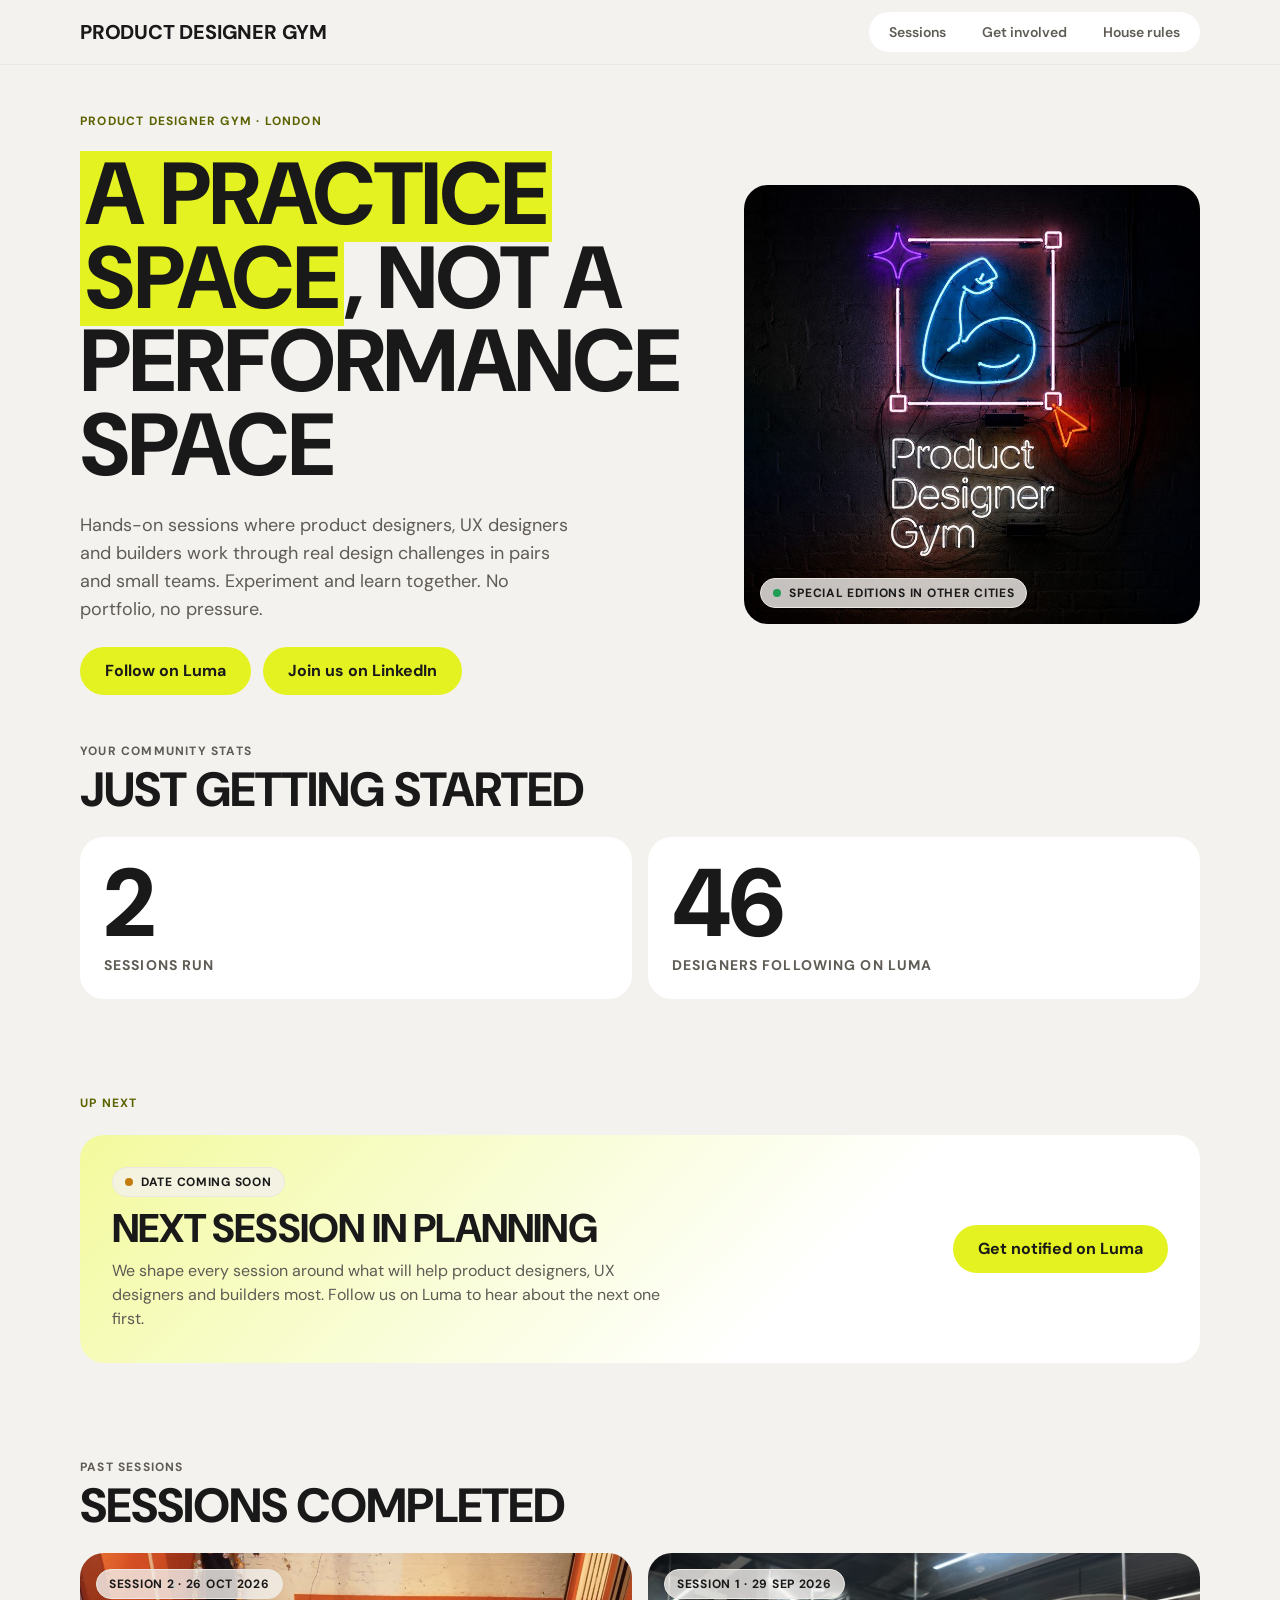
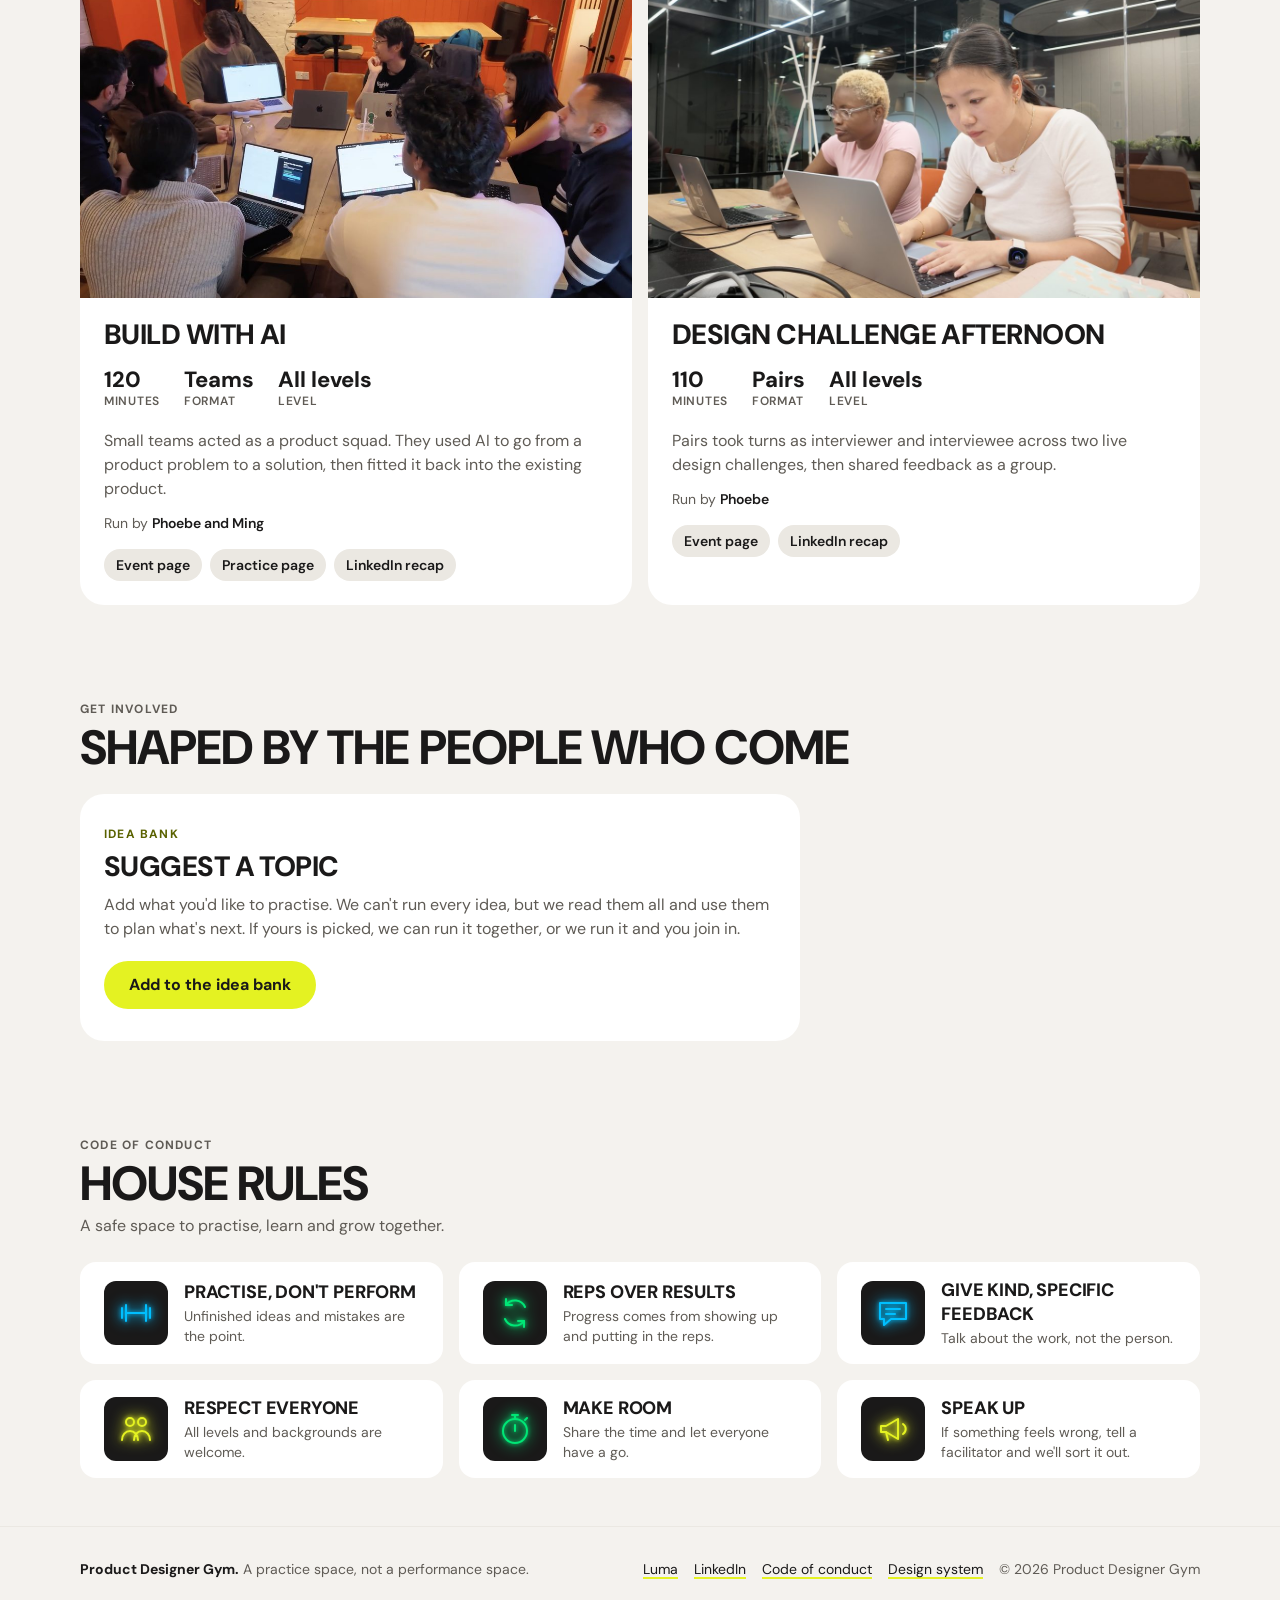
<file: community-homepage/index.html>
<!doctype html>
<html lang="en">
<head>
<meta charset="utf-8">
<meta name="viewport" content="width=device-width, initial-scale=1, viewport-fit=cover">
<title>Product Designer Gym</title>
<link rel="icon" type="image/png" sizes="32x32" href="images/favicon-32.png">
<link rel="apple-touch-icon" href="images/apple-touch-icon.png">
<meta name="description" content="A practice space, not a performance space. Hands-on sessions in London where product designers, UX designers and builders work through real design challenges together.">
<meta property="og:title" content="Product Designer Gym">
<meta property="og:description" content="A practice space, not a performance space, to experiment and learn together.">
<meta property="og:image" content="images/logo.jpg">
<link rel="preconnect" href="https://fonts.googleapis.com">
<link rel="stylesheet" href="https://fonts.googleapis.com/css2?family=DM+Sans:opsz,wght@9..40,400..800&display=swap">
<style>
/* Layout: light take on the fitness-app layout, Ramp-style palette: warm off-white, near-black ink, lime accent. Bold uppercase display, workout cards, activity rings, neon icons. */
:root {
  --primary: #E4F222;
  --primary-hover: #D3E10F;
  --ink: #1A1919;
  --accent-ink: #5A6200;
  --neon-bg: #1A1919;
  --neon-cyan: #00BFFF;
  --background: #F4F2EE;
  --on-primary: #1A1919;
  --surface: #FFFFFF;
  --surface-2: #EBE8E2;
  --text: #1A1919;
  --text-muted: #5F5B55;
  --border: #D9D5CE;
  --success: #1F9D55;
  --neon-green: #00E676;
  --warning: #C27C0E;
  --neon-yellow: #FFD166;
  --space-1: 4px; --space-2: 8px; --space-3: 12px; --space-4: 16px; --space-5: 24px; --space-6: 32px; --space-7: 48px;
  --radius-1: 4px; --radius-2: 8px; --radius-3: 12px; --radius-4: 16px; --radius-5: 24px; --radius-full: 9999px;
  --border-width: 1px; --focus-ring-width: 2px;
  --font-sans: "DM Sans", "Helvetica Neue", Arial, sans-serif;
  --text-h3: 600 24px/32px var(--font-sans);
  --text-h4: 600 20px/28px var(--font-sans);
  --text-body: 400 16px/24px var(--font-sans);
  --text-caption: 400 14px/20px var(--font-sans);
  --text-small: 400 12px/16px var(--font-sans);
  color-scheme: light;
}
* { box-sizing: border-box; }
html { scroll-behavior: smooth; }
@media (prefers-reduced-motion: reduce) { html { scroll-behavior: auto; } * { animation: none !important; transition: none !important; } }
body { margin: 0; background: var(--background); color: var(--text); font: var(--text-body); }
body::before { content: ""; position: fixed; inset: 0 0 auto; height: env(safe-area-inset-top, 0px); z-index: 10; background: var(--background); }
a { color: var(--ink); text-decoration: underline; text-decoration-color: var(--primary); text-decoration-thickness: 2px; text-underline-offset: 3px; }
a:hover { color: var(--accent-ink); }
a:focus-visible, .btn:focus-visible { outline: var(--focus-ring-width) solid var(--ink); outline-offset: 2px; border-radius: var(--radius-2); }
h1, h2, h3, p { margin: 0; }
.brand, .tabs a, .links a { text-decoration: none; }

.gutter { padding-left: max(var(--space-5), env(safe-area-inset-left, 0px)); padding-right: max(var(--space-5), env(safe-area-inset-right, 0px)); }
.inner { max-width: 1120px; margin: 0 auto; }

/* Display type: heavy, uppercase, tight, like a workout title */
.display { font-family: var(--font-sans); font-weight: 800; text-transform: uppercase; letter-spacing: -0.02em; line-height: 0.95; text-wrap: balance; }
.label { font: var(--text-small); font-weight: 700; letter-spacing: 0.1em; text-transform: uppercase; color: var(--text-muted); }
.label--accent { color: var(--accent-ink); }

/* Nav */
.nav { position: sticky; top: env(safe-area-inset-top, 0px); z-index: 5; background: color-mix(in srgb, var(--background) 92%, transparent); backdrop-filter: blur(10px); border-bottom: var(--border-width) solid var(--surface-2); }
.nav .inner { display: flex; align-items: center; justify-content: space-between; gap: var(--space-4); padding-block: var(--space-3); flex-wrap: wrap; }
.brand { font: var(--text-h4); font-weight: 800; color: var(--text); text-transform: uppercase; letter-spacing: -0.01em; }
.brand:hover { color: var(--text); text-decoration: none; }
.tabs { display: flex; gap: var(--space-1); background: var(--surface); padding: var(--space-1); border-radius: var(--radius-full); }
.tabs a { color: var(--text-muted); font: var(--text-caption); font-weight: 600; padding: 6px var(--space-4); border-radius: var(--radius-full); }
.tabs a:hover { color: var(--text); background: var(--surface-2); text-decoration: none; }
@media (max-width: 560px) { .tabs .hide-sm { display: none; } .tabs a { padding: 6px var(--space-3); } }

/* Buttons */
.btn { display: inline-flex; align-items: center; justify-content: center; gap: var(--space-2); min-height: 48px; padding: 0 var(--space-5); border: var(--border-width) solid transparent; border-radius: var(--radius-full); font: var(--text-body); font-weight: 700; cursor: pointer; text-decoration: none; transition: background-color .12s, border-color .12s, color .12s; white-space: nowrap; }
.btn:hover { text-decoration: none; }
.btn--primary { background: var(--primary); color: var(--on-primary); }
.btn--primary:hover { background: var(--primary-hover); color: var(--on-primary); }
.btn--secondary { background: var(--surface); color: var(--text); border-color: var(--border); }
.btn--secondary:hover { color: var(--accent-ink); }
.btn[aria-disabled="true"] { background: var(--surface); color: var(--text-muted); border-color: var(--border); cursor: not-allowed; }
.btn-row { display: flex; gap: var(--space-3); flex-wrap: wrap; }

/* Hero */
.hero { display: grid; grid-template-columns: minmax(0, 1.15fr) minmax(0, 0.85fr); gap: var(--space-7); align-items: center; padding-block: var(--space-7); }
.hero-copy { display: flex; flex-direction: column; gap: var(--space-5); min-width: 0; }
.hero h1 { font-size: clamp(44px, 7.5vw, 88px); }
.hero h1 em { font-style: normal; color: var(--ink); background: linear-gradient(transparent 12%, var(--primary) 12%, var(--primary) 92%, transparent 92%); -webkit-box-decoration-break: clone; box-decoration-break: clone; padding: 0 0.06em; }
.hero .lede { color: var(--text-muted); max-width: 500px; font-size: 18px; line-height: 28px; }
.hero-art { position: relative; justify-self: end; width: 100%; max-width: 460px; }
.hero-art img { width: 100%; height: auto; display: block; border-radius: var(--radius-5); }
.hero-art .chip { position: absolute; left: var(--space-4); bottom: var(--space-4); }
@media (max-width: 820px) { .hero { grid-template-columns: 1fr; gap: var(--space-6); } .hero-art { justify-self: start; max-width: 380px; } }

.chip { display: inline-flex; align-items: center; gap: var(--space-2); padding: 6px var(--space-3); border-radius: var(--radius-full); background: color-mix(in srgb, var(--background) 80%, transparent); border: var(--border-width) solid var(--surface-2); font: var(--text-small); font-weight: 700; letter-spacing: 0.06em; text-transform: uppercase; color: var(--text); width: fit-content; }
.chip .dot { width: 8px; height: 8px; border-radius: 50%; background: var(--success); }

/* Sections */
section { padding-block: var(--space-7); }
.section-head { display: flex; flex-direction: column; gap: var(--space-2); margin-bottom: var(--space-5); }
.section-head h2 { font-size: clamp(32px, 5vw, 48px); }

/* Stats with activity rings */
.stats { display: grid; grid-template-columns: repeat(auto-fit, minmax(260px, 1fr)); gap: var(--space-4); }
.stat { display: flex; align-items: center; gap: var(--space-5); background: var(--surface); border-radius: var(--radius-5); padding: var(--space-5); min-width: 0; }
.ring { width: 96px; height: 96px; flex: none; }
.ring circle { fill: none; stroke-width: 12; }
.ring .track { stroke: var(--surface-2); }
.ring .fill { stroke-linecap: round; transform: rotate(-90deg); transform-origin: 50% 50%; }
.stat b { display: block; font-weight: 800; font-size: clamp(64px, 9vw, 96px); line-height: 0.9; letter-spacing: -0.04em; font-variant-numeric: tabular-nums; }
.stat .unit { font: var(--text-caption); font-weight: 700; text-transform: uppercase; letter-spacing: 0.08em; color: var(--text-muted); margin-top: var(--space-2); display: block; }

/* Up next */
.upnext { display: grid; grid-template-columns: minmax(0, 1fr) auto; gap: var(--space-5); align-items: center; background: linear-gradient(135deg, color-mix(in srgb, var(--primary) 45%, var(--surface)) 0%, var(--surface) 65%); border-radius: var(--radius-5); padding: var(--space-6); }
.upnext h3 { font-size: clamp(28px, 4vw, 40px); }
.upnext p { color: var(--text-muted); max-width: 560px; }
.upnext .body { display: flex; flex-direction: column; gap: var(--space-3); min-width: 0; }
@media (max-width: 700px) { .upnext { grid-template-columns: 1fr; padding: var(--space-5); } }

/* Workout cards (past sessions) */
.workouts { display: grid; grid-template-columns: repeat(auto-fit, minmax(300px, 1fr)); gap: var(--space-4); }
@media (max-width: 400px) { .workouts { grid-template-columns: 1fr; } }
.workout { background: var(--surface); border-radius: var(--radius-5); overflow: hidden; display: flex; flex-direction: column; min-width: 0; }
.photo { position: relative; aspect-ratio: 16 / 10; max-width: 100%; background: var(--surface-2); }
.photo img { width: 100%; height: 100%; object-fit: cover; display: block; }
.photo--empty { display: grid; place-items: center; background:
  repeating-linear-gradient(135deg, var(--surface-2) 0 14px, color-mix(in srgb, var(--surface-2) 70%, var(--background)) 14px 28px); }
.photo--empty .ph { display: flex; flex-direction: column; align-items: center; gap: var(--space-2); color: var(--text-muted); font: var(--text-caption); font-weight: 600; text-align: center; padding: var(--space-4); }
.photo--empty svg { width: 32px; height: 32px; }
.photo .chip { position: absolute; left: var(--space-4); top: var(--space-4); }
.workout .content { display: flex; flex-direction: column; gap: var(--space-3); padding: var(--space-5); }
.workout h3 { font-size: 28px; }
.workout .desc { color: var(--text-muted); }
.metrics { display: flex; gap: var(--space-5); flex-wrap: wrap; padding-block: var(--space-2); }
.metric { display: flex; flex-direction: column; gap: 2px; }
.metric b { font-size: 22px; font-weight: 800; line-height: 1; }
.metric span { font: var(--text-small); font-weight: 600; color: var(--text-muted); text-transform: uppercase; letter-spacing: 0.06em; }
.coach { font: var(--text-caption); color: var(--text-muted); }
.coach strong { color: var(--text); font-weight: 600; }
.links { display: flex; flex-wrap: wrap; gap: var(--space-2); margin-top: var(--space-1); }
.links a { font: var(--text-caption); font-weight: 600; padding: 6px var(--space-3); border-radius: var(--radius-full); background: var(--surface-2); color: var(--text); }
.links a:hover { background: var(--primary); color: var(--ink); text-decoration: none; }

/* Get involved */
.involve { display: grid; grid-template-columns: repeat(auto-fit, minmax(300px, 1fr)); gap: var(--space-4); }
@media (max-width: 400px) { .involve { grid-template-columns: 1fr; } }
.tile { background: var(--surface); border-radius: var(--radius-5); padding: var(--space-6) var(--space-5); display: flex; flex-direction: column; gap: var(--space-3); min-width: 0; }
.tile h3 { font-size: 28px; }
.tile p { color: var(--text-muted); }
.tile .btn { margin-top: var(--space-2); align-self: flex-start; }

/* Code of conduct with neon icons */
.rules { list-style: none; margin: 0; padding: 0; display: grid; grid-template-columns: repeat(auto-fit, minmax(300px, 1fr)); gap: var(--space-4); }
@media (max-width: 400px) { .rules { grid-template-columns: 1fr; } }
.rules li { display: grid; grid-template-columns: 64px minmax(0, 1fr); gap: var(--space-4); align-items: center; background: var(--surface); border-radius: var(--radius-4); padding: var(--space-4) var(--space-5); }
.neon { width: 64px; height: 64px; border-radius: var(--radius-3); background: var(--neon-bg); display: grid; place-items: center; }
.neon svg { width: 40px; height: 40px; fill: none; stroke: var(--c); stroke-width: 2; stroke-linecap: round; stroke-linejoin: round;
  filter: drop-shadow(0 0 2px var(--c)) drop-shadow(0 0 7px var(--c)); }
.neon--blue { --c: var(--neon-cyan); }
.neon--green { --c: var(--neon-green); }
.neon--yellow { --c: var(--primary); }
.rules strong { display: block; font-size: 18px; line-height: 24px; font-weight: 800; text-transform: uppercase; letter-spacing: -0.01em; }
.rules p { font: var(--text-caption); color: var(--text-muted); margin-top: 2px; }

footer { border-top: var(--border-width) solid var(--surface-2); padding-block: var(--space-6); }
footer .inner { display: flex; flex-wrap: wrap; justify-content: space-between; gap: var(--space-4); font: var(--text-caption); color: var(--text-muted); }
footer nav { display: flex; flex-wrap: wrap; gap: var(--space-4); }
</style>
</head>
<body>
<header class="nav gutter">
  <div class="inner">
    <a class="brand" href="#top">Product Designer Gym</a>
    <nav class="tabs" aria-label="Main">
      <a href="#sessions">Sessions</a>
      <a href="#get-involved">Get involved</a>
      <a class="hide-sm" href="#code-of-conduct">House rules</a>
    </nav>
  </div>
</header>

<main id="top">
  <div class="gutter">
    <div class="inner hero">
      <div class="hero-copy">
        <span class="label label--accent">Product Designer Gym · London</span>
        <h1 class="display"><em>A practice space</em>, not a performance space</h1>
        <p class="lede">Hands-on sessions where product designers, UX designers and builders work through real design challenges in pairs and small teams. Experiment and learn together. No portfolio, no pressure.</p>
        <div class="btn-row">
          <a class="btn btn--primary" id="luma-hero" href="#" target="_blank" rel="noopener">Follow on Luma</a>
          <span class="btn btn--primary" id="linkedin-hero" href="#" target="_blank" rel="noopener">Linkedin </a>
        </div>
      </div>
      <div class="hero-art">
        <img src="images/logo.jpg" alt="Product Designer Gym neon sign: a flexed arm inside a design-tool selection frame, with a sparkle and a cursor" width="900" height="867">
        <span class="chip"><span class="dot" aria-hidden="true"></span>Special editions in other cities</span>
      </div>
    </div>
  </div>

  <section class="gutter" aria-labelledby="so-far" style="padding-top:0">
    <div class="inner">
      <div class="section-head">
        <span class="label">Your community stats</span>
        <h2 class="display" id="so-far">Just getting started</h2>
      </div>
      <div class="stats" id="stats"></div>
    </div>
  </section>

  <section id="sessions" class="gutter" aria-labelledby="up-next">
    <div class="inner">
      <div class="section-head">
        <span class="label label--accent">Up next</span>
      </div>
      <div class="upnext" id="upnext"></div>
    </div>
  </section>

  <section class="gutter" aria-labelledby="past">
    <div class="inner">
      <div class="section-head">
        <span class="label">Past sessions</span>
        <h2 class="display" id="past">Sessions completed</h2>
      </div>
      <div class="workouts" id="workouts"></div>
    </div>
  </section>

  <section id="get-involved" class="gutter" aria-labelledby="gi">
    <div class="inner">
      <div class="section-head">
        <span class="label">Get involved</span>
        <h2 class="display" id="gi">Shaped by the people who come</h2>
      </div>
      <article class="tile" style="max-width:720px">
        <span class="label label--accent">Idea bank</span>
        <h3 class="display">Suggest a topic</h3>
        <p>Add what you'd like to practise. We can't run every idea, but we read them all and use them to plan what's next. If yours is picked, we can run it together, or we run it and you join in.</p>
        <span class="btn btn--secondary" id="idea-btn" aria-disabled="true">Add to the idea bank · soon</span>
      </article>
    </div>
  </section>

  <section id="code-of-conduct" class="gutter" aria-labelledby="coc">
    <div class="inner">
      <div class="section-head">
        <span class="label">Code of conduct</span>
        <h2 class="display" id="coc">House rules</h2>
        <p class="lede" style="color:var(--text-muted)">A safe space to practise, learn and grow together.</p>
      </div>
      <ul class="rules">
        <li><span class="neon neon--blue" aria-hidden="true"><svg viewBox="0 0 40 40"><path d="M6 15v10M10 12v16M30 12v16M34 15v10M10 20h20"/></svg></span>
          <div><strong>Practise, don't perform</strong><p>Unfinished ideas and mistakes are the point.</p></div></li>
        <li><span class="neon neon--green" aria-hidden="true"><svg viewBox="0 0 40 40"><path d="M30 14a11 11 0 0 0-19-2M10 26a11 11 0 0 0 19 2"/><path d="M11 6v6h6M29 34v-6h-6"/></svg></span>
          <div><strong>Reps over results</strong><p> Progress comes from showing up and putting in the reps.</p></div></li>
        <li><span class="neon neon--blue" aria-hidden="true"><svg viewBox="0 0 40 40"><path d="M7 10h26v16H18l-7 6v-6H7z"/><path d="M13 16h14M13 21h9"/></svg></span>
          <div><strong>Give kind, specific feedback</strong><p>Talk about the work, not the person.</p></div></li>
        <li><span class="neon neon--yellow" aria-hidden="true"><svg viewBox="0 0 40 40"><circle cx="14" cy="13" r="4"/><circle cx="26" cy="13" r="4"/><path d="M6 31c0-5 3.5-9 8-9s8 4 8 9M18 31c0-5 3.5-9 8-9s8 4 8 9"/></svg></span>
          <div><strong>Respect everyone</strong><p>All levels and backgrounds are welcome.</p></div></li>
        <li><span class="neon neon--green" aria-hidden="true"><svg viewBox="0 0 40 40"><circle cx="20" cy="22" r="12"/><path d="M20 22v-6M17 6h6M20 6v4M30 11l2-2"/></svg></span>
          <div><strong>Make room</strong><p>Share the time and let everyone have a go.</p></div></li>
        <li><span class="neon neon--yellow" aria-hidden="true"><svg viewBox="0 0 40 40"><path d="M8 17v6h5l12 7V10l-12 7z"/><path d="M30 15a6 6 0 0 1 0 10M13 23l2 8"/></svg></span>
          <div><strong>Speak up</strong><p>If something feels wrong, tell a facilitator and we'll sort it out.</p></div></li>
      </ul>
    </div>
  </section>
</main>

<footer class="gutter">
  <div class="inner">
    <span><strong style="color:var(--text)">Product Designer Gym.</strong> A practice space, not a performance space.</span>
    <nav aria-label="Footer">
      <a id="luma-foot" href="#" target="_blank" rel="noopener">Luma</a>
      <span id="linkedin-foot">LinkedIn </span>
      <a href="#code-of-conduct">Code of conduct</a>
      <a href="design-system/">Design system</a>
      <span>© 2026 Product Designer Gym</span>
    </nav>
  </div>
</footer>

<script>
/* ============================================================
   EDIT HERE: everything that changes between sessions.
   - Update numbers in `stats`.
   - Set `nextSession` (or leave it null for "being planned").
   - Add a new past session to the TOP of `pastSessions`.
   - Add a photo by putting the image file in the images folder
     and setting `photo: "images/filename.jpg"`.
   - Paste a link into `links` to switch on a "soon" button.
   ============================================================ */
const SITE = {
  links: {
    luma: "https://luma.com/calendar/cal-UEWjaTzXSFHx1Tg",
    linkedin: "https://www.linkedin.com/company/productdesignergym/",
    ideaBank: "https://forms.gle/R1wqDv1XfDBTMcF59"
  },
  stats: [
    { value: 2,  label: "Sessions run" },
    { value: 46, label: "Designers following on Luma" }
  ],
  nextSession: null,
  // Example when there is one:
  // nextSession: { title: "Critique Circuit", date: "Thu 20 Nov 2026", time: "18:30", place: "London",
  //                summary: "Bring one screen, get three perspectives.", link: "https://luma.com/..." },
  pastSessions: [
    {
      title: "Build with AI", number: 2, date: "26 Oct 2026",
      summary: "Small teams acted as a product squad. They used AI to go from a product problem to a solution, then fitted it back into the existing product.",
      minutes: 120, format: "Teams", level: "All levels",
      runBy: "Phoebe and Ming",
      photo: "images/session2.jpg",
      links: [
        { label: "Event page", url: "https://luma.com/8iocojgz" },
        { label: "Practice page", url: "https://phoebeyudesign.github.io/ProductDesignerGym/cafe/" },
        { label: "LinkedIn recap", url: "https://www.linkedin.com/feed/update/urn:li:activity:7520787469026443264/" }
      ]
    },
    {
      title: "Design Challenge Afternoon", number: 1, date: "29 Sep 2026",
      summary: "Pairs took turns as interviewer and interviewee across two live design challenges, then shared feedback as a group.",
      minutes: 110, format: "Pairs", level: "All levels",
      runBy: "Phoebe",
      photo: "images/session1.jpg",
      links: [
        { label: "Event page", url: "https://luma.com/n304hx0l" },
        { label: "LinkedIn recap", url: "https://www.linkedin.com/feed/update/urn:li:activity:7510740246507204609/" }
      ]
    }
  ]
};

/* ---------- Rendering below. No need to edit. ---------- */
const esc = s => String(s).replace(/[&<>"]/g, c => ({ "&": "&amp;", "<": "&lt;", ">": "&gt;", '"': "&quot;" }[c]));
const ringColors = ["var(--primary)", "var(--success)", "var(--warning)"];

function ring(color) {
  const r = 42, c = 2 * Math.PI * r;
  return `<svg class="ring" viewBox="0 0 96 96" aria-hidden="true">
    <circle class="track" cx="48" cy="48" r="${r}"/>
    <circle class="fill" cx="48" cy="48" r="${r}" stroke="${color}" stroke-dasharray="${c}" stroke-dashoffset="0"
      style="filter: drop-shadow(0 0 6px ${color})"/></svg>`;
}

document.getElementById("stats").innerHTML = SITE.stats.map((s, i) => `
  <div class="stat">
    <div><b>${esc(s.value)}</b><span class="unit">${esc(s.label)}</span></div></div>`).join("");

const n = SITE.nextSession;
document.getElementById("upnext").innerHTML = n ? `
  <div class="body">
    <span class="chip"><span class="dot" aria-hidden="true"></span>${esc(n.date)} · ${esc(n.time)} · ${esc(n.place)}</span>
    <h3 class="display" id="up-next">${esc(n.title)}</h3>
    <p>${esc(n.summary)}</p>
  </div>
  <a class="btn btn--primary" href="${esc(n.link)}" target="_blank" rel="noopener">Save your spot</a>` : `
  <div class="body">
    <span class="chip"><span class="dot" style="background:var(--warning)" aria-hidden="true"></span>Date coming soon</span>
    <h3 class="display" id="up-next">Next session in planning</h3>
    <p>We shape every session around what will help product designers, UX designers and builders most. Follow us on Luma to hear about the next one first.</p>
  </div>
  <a class="btn btn--primary" href="${esc(SITE.links.luma)}" target="_blank" rel="noopener">Get notified on Luma</a>`;

const camera = `<svg viewBox="0 0 32 32" fill="none" stroke="currentColor" stroke-width="2" stroke-linecap="round" stroke-linejoin="round" aria-hidden="true"><path d="M4 10h5l2-3h10l2 3h5v15H4z"/><circle cx="16" cy="17" r="5"/></svg>`;
document.getElementById("workouts").innerHTML = SITE.pastSessions.map(s => `
  <article class="workout">
    <div class="photo ${s.photo ? "" : "photo--empty"}">
      ${s.photo ? `<img src="${esc(s.photo)}" alt="Photo from ${esc(s.title)}">` : `<div class="ph">${camera}Session photo goes here</div>`}
      <span class="chip">Session ${esc(s.number)} · ${esc(s.date)}</span>
    </div>
    <div class="content">
      <h3 class="display">${esc(s.title)}</h3>
      <div class="metrics">
        <div class="metric"><b>${esc(s.minutes)}</b><span>Minutes</span></div>
        <div class="metric"><b>${esc(s.format)}</b><span>Format</span></div>
        <div class="metric"><b>${esc(s.level)}</b><span>Level</span></div>
      </div>
      <p class="desc">${esc(s.summary)}</p>
      <p class="coach">Run by <strong>${esc(s.runBy)}</strong></p>
      <div class="links">${s.links.map(l => `<a href="${esc(l.url)}" target="_blank" rel="noopener">${esc(l.label)}</a>`).join("")}</div>
    </div>
  </article>`).join("");

function wire(id, url, text) {
  const el = document.getElementById(id);
  if (!url || !el) return;
  const a = document.createElement("a");
  a.className = el.className; a.href = url; a.target = "_blank"; a.rel = "noopener";
  a.textContent = text; a.id = id;
  if (a.classList.contains("btn--secondary") && id !== "linkedin-hero") { a.classList.replace("btn--secondary", "btn--primary"); }
  el.replaceWith(a);
}
document.getElementById("luma-hero").href = SITE.links.luma;
document.getElementById("luma-foot").href = SITE.links.luma;
wire("linkedin-hero", SITE.links.linkedin, "Join us on LinkedIn");
wire("linkedin-foot", SITE.links.linkedin, "LinkedIn");
wire("idea-btn", SITE.links.ideaBank, "Add to the idea bank");
</script>
</body>
</html>
</file>
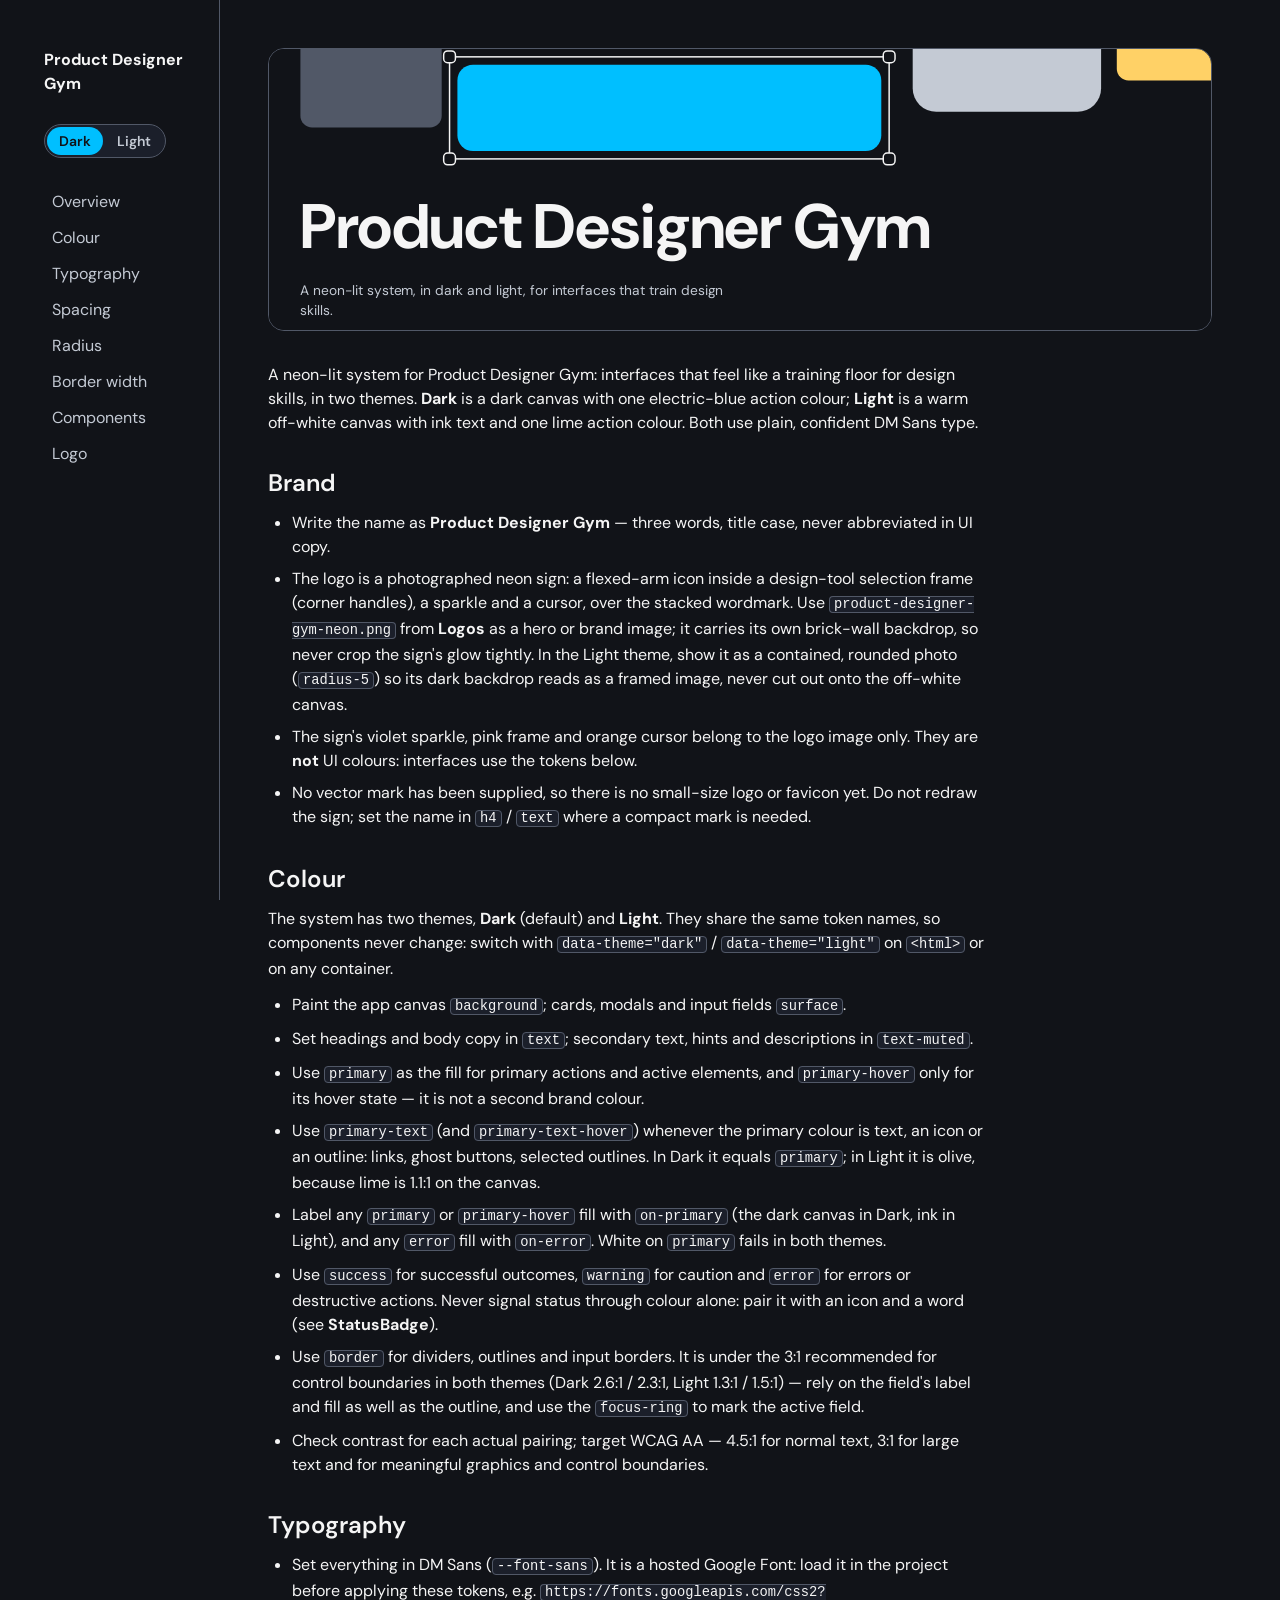
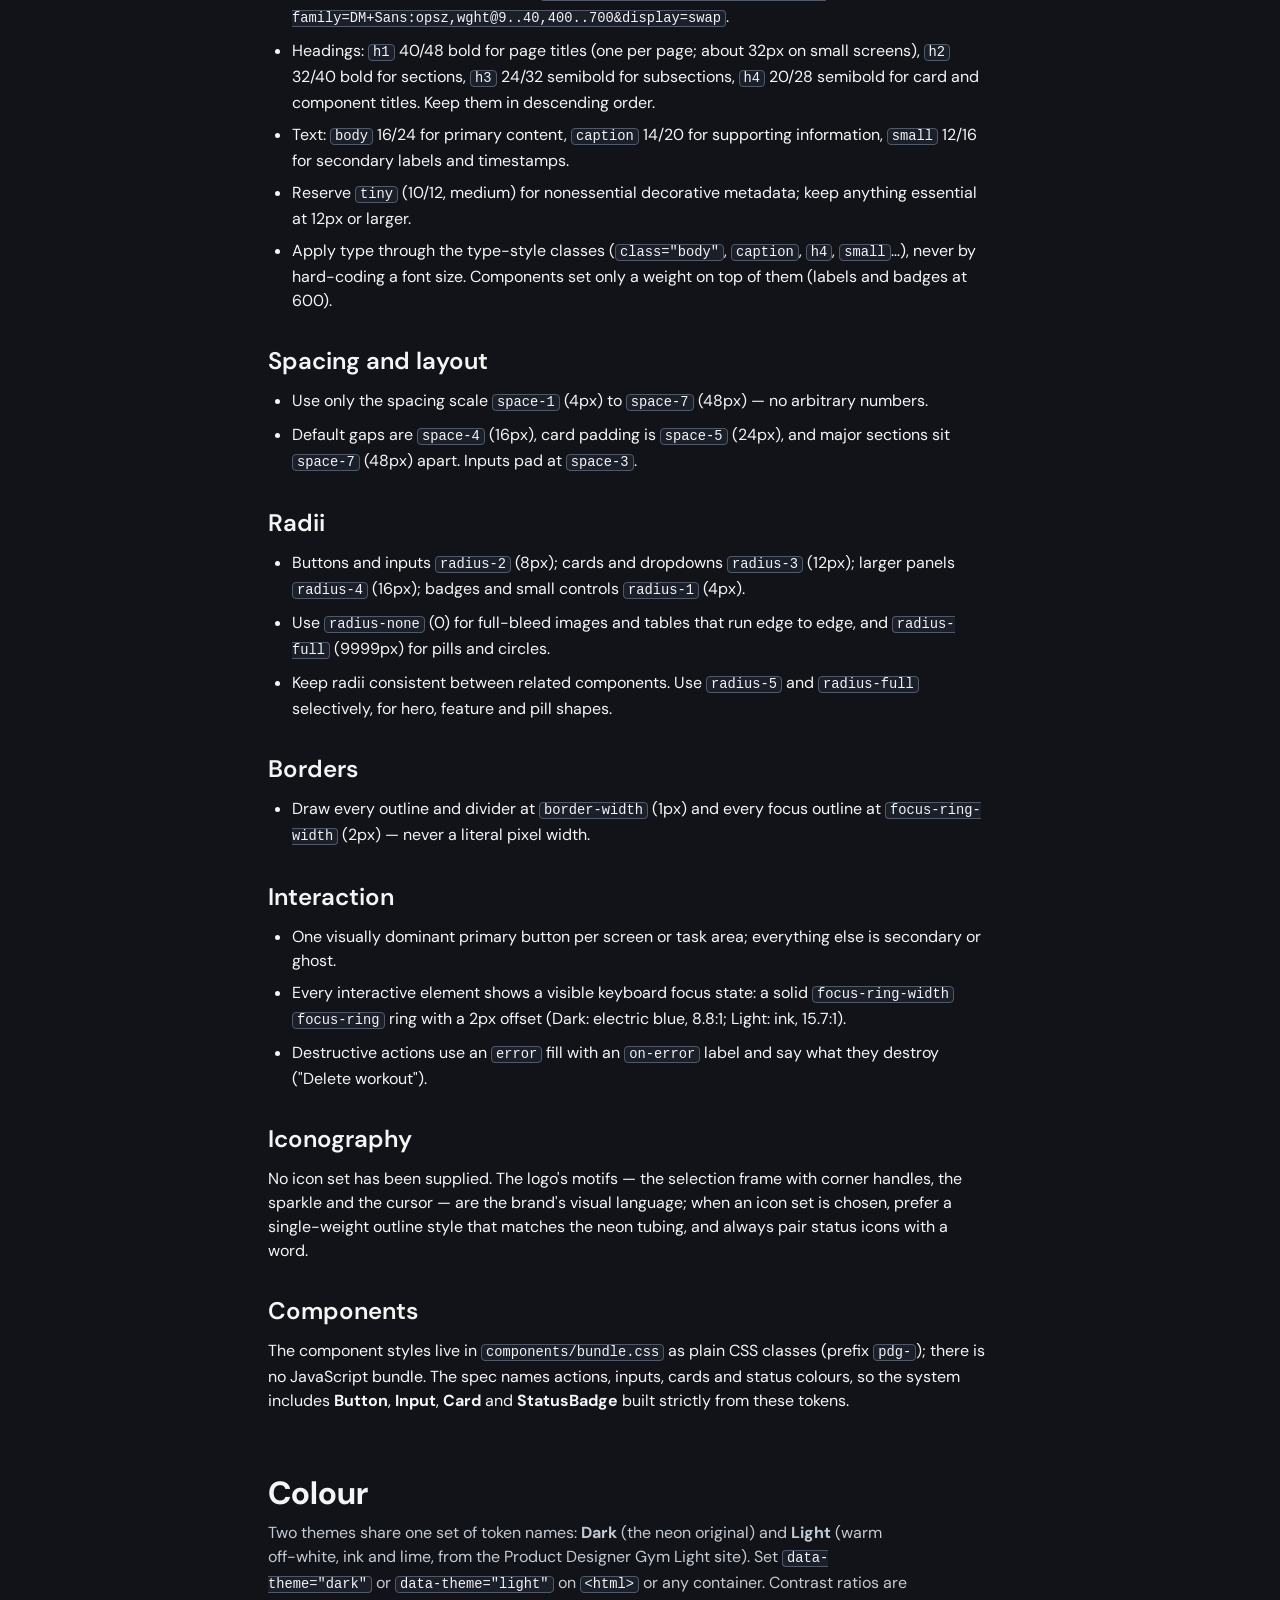
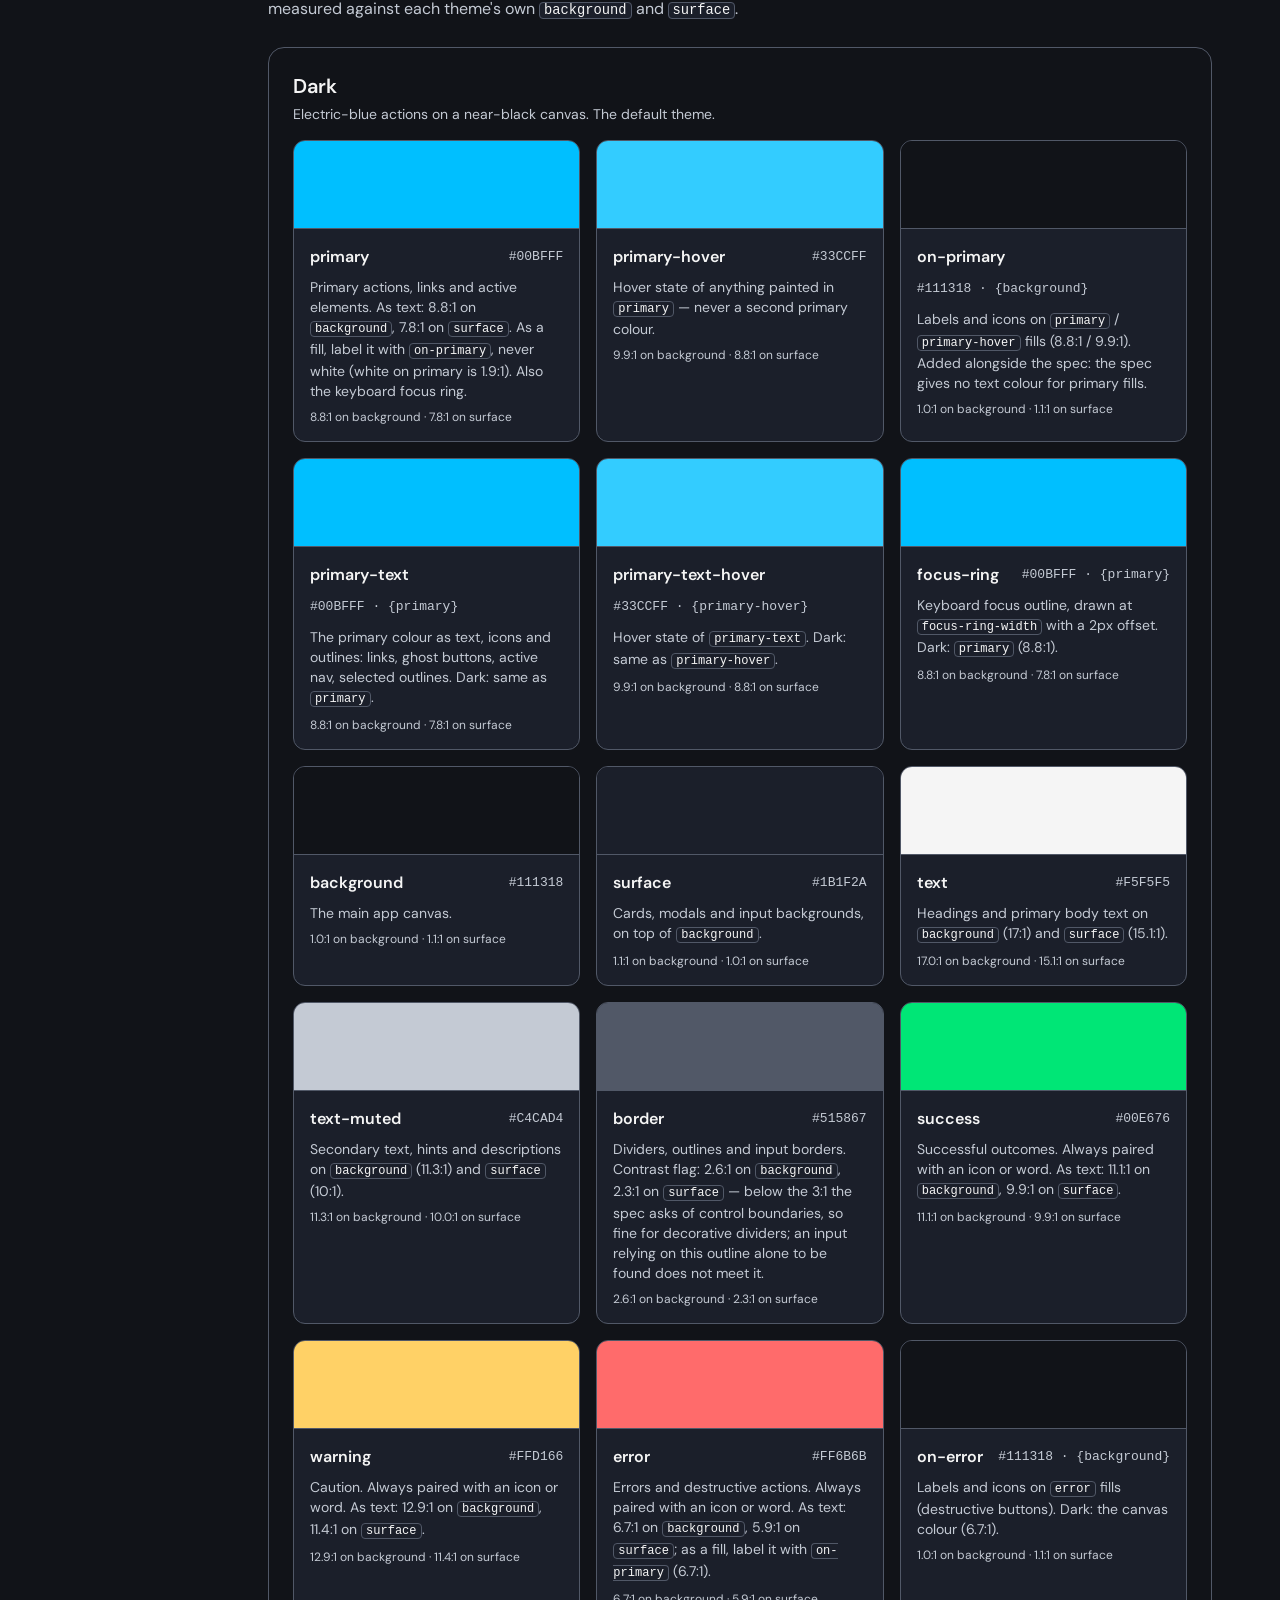
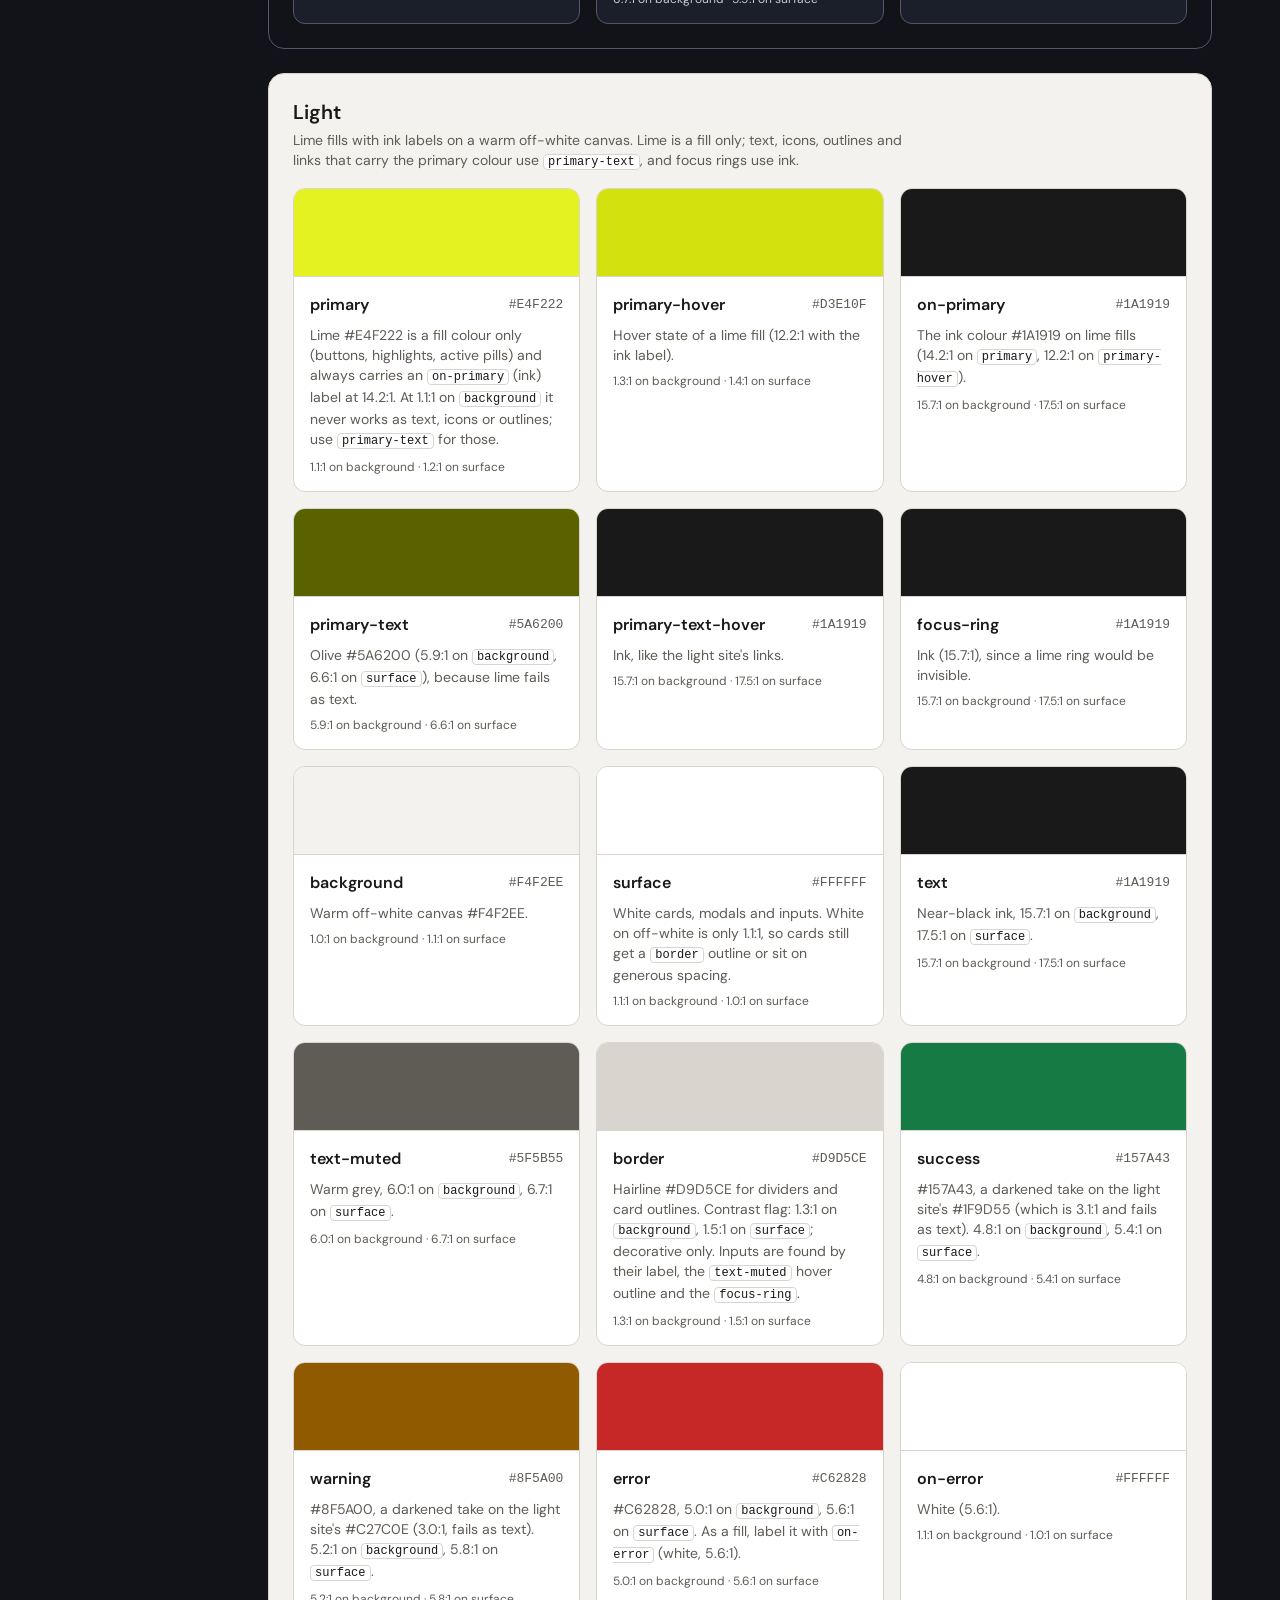
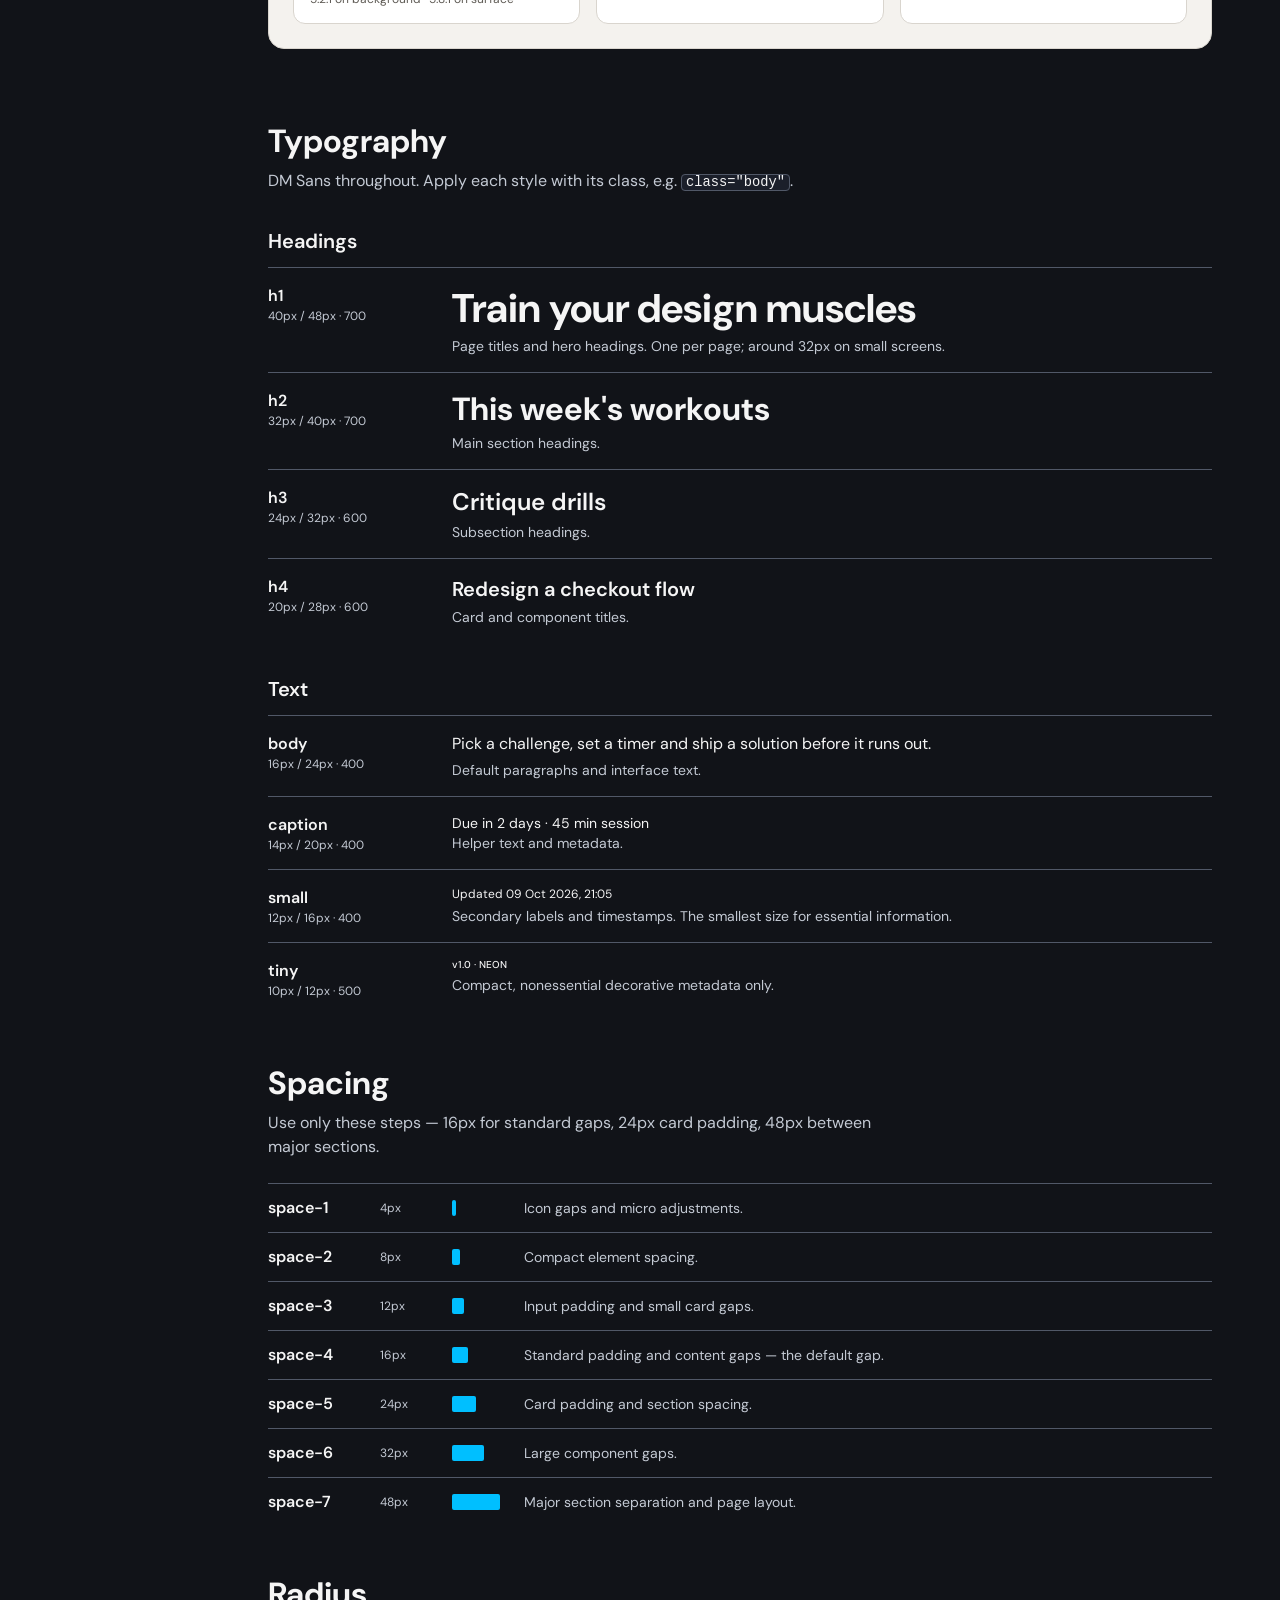
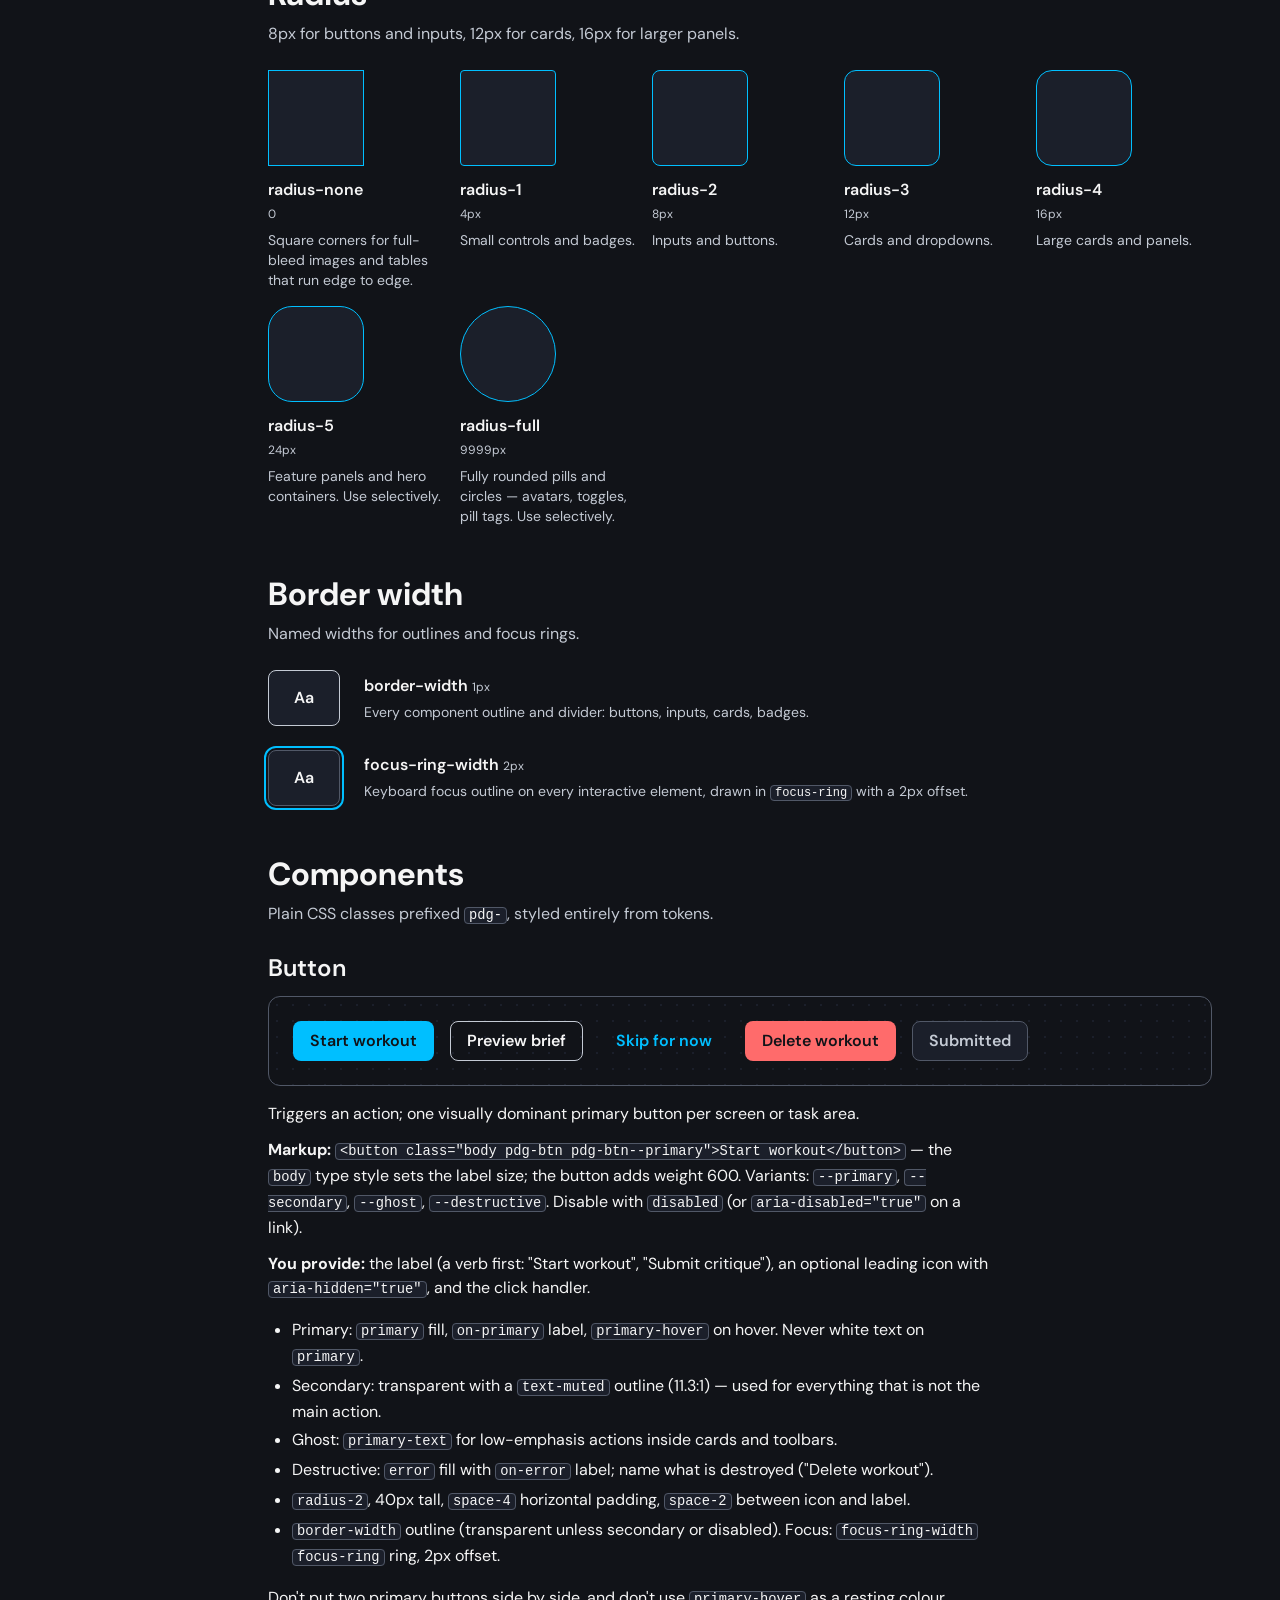
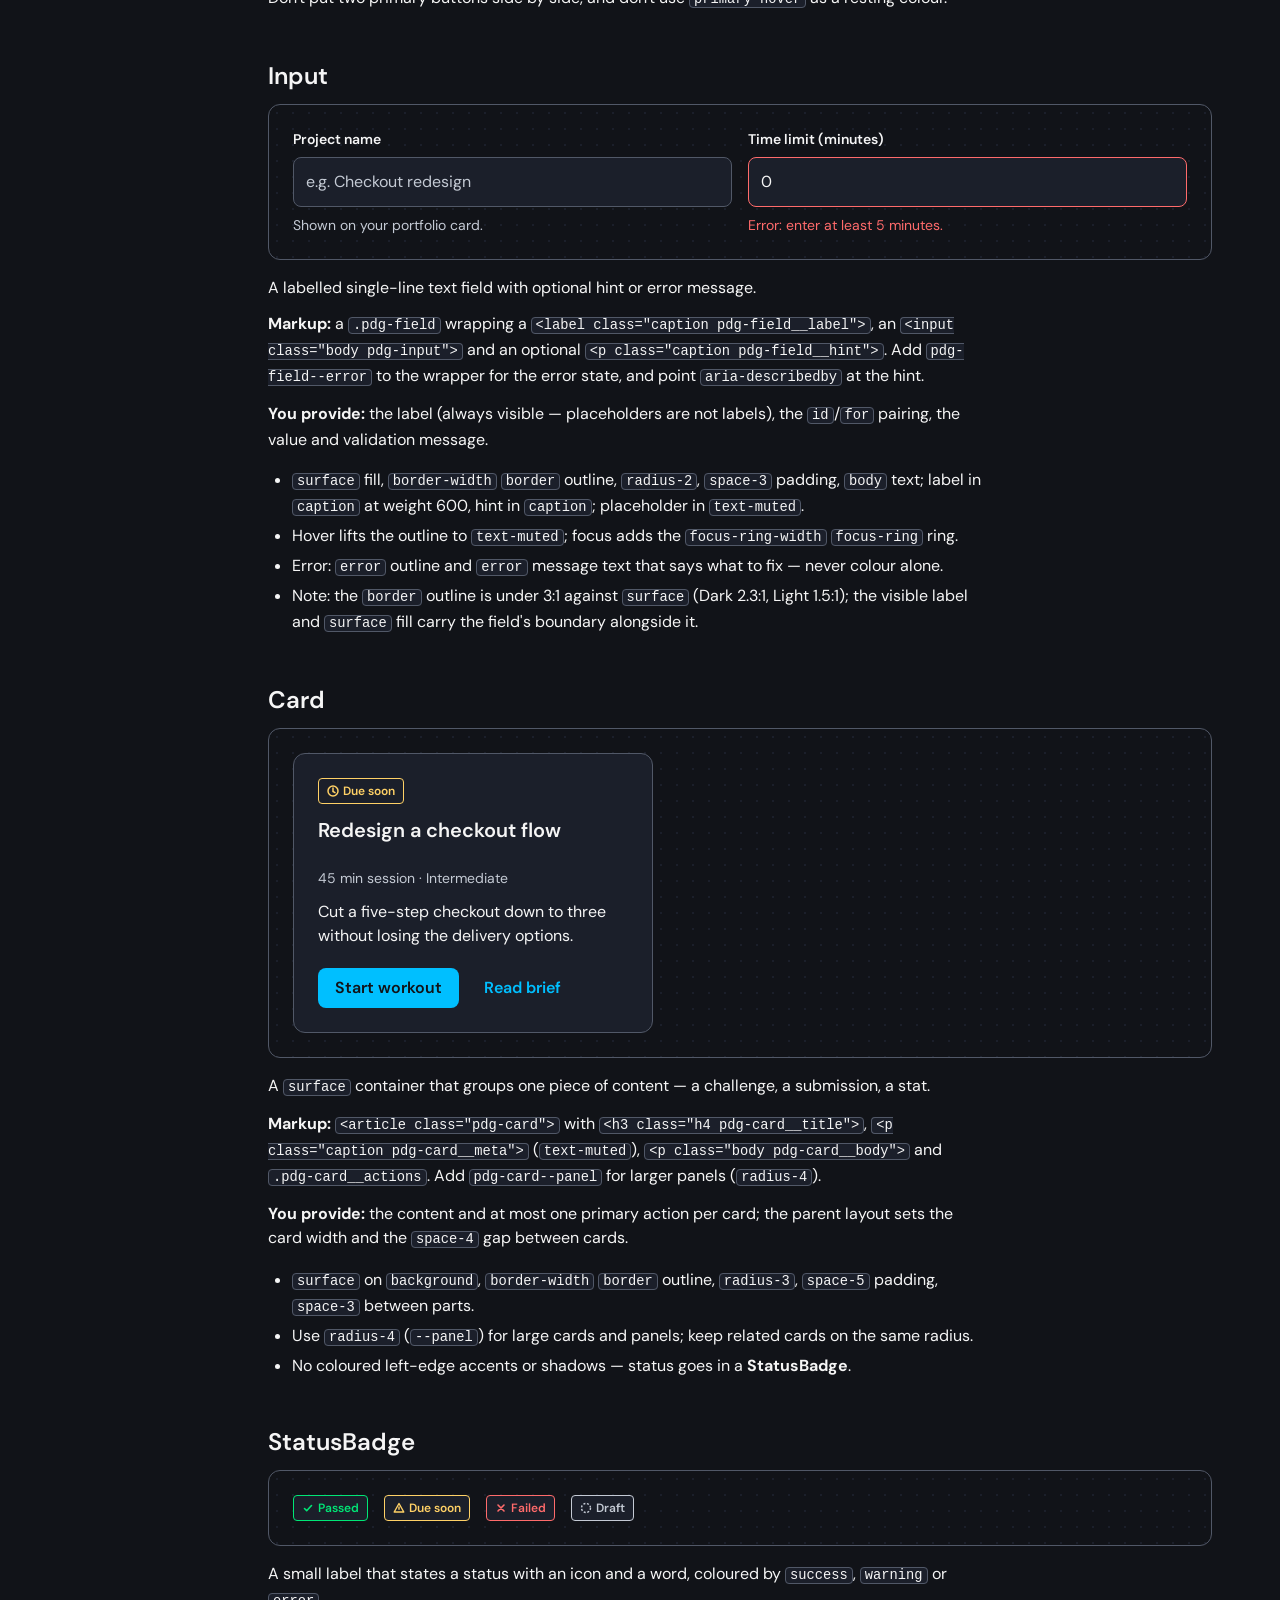
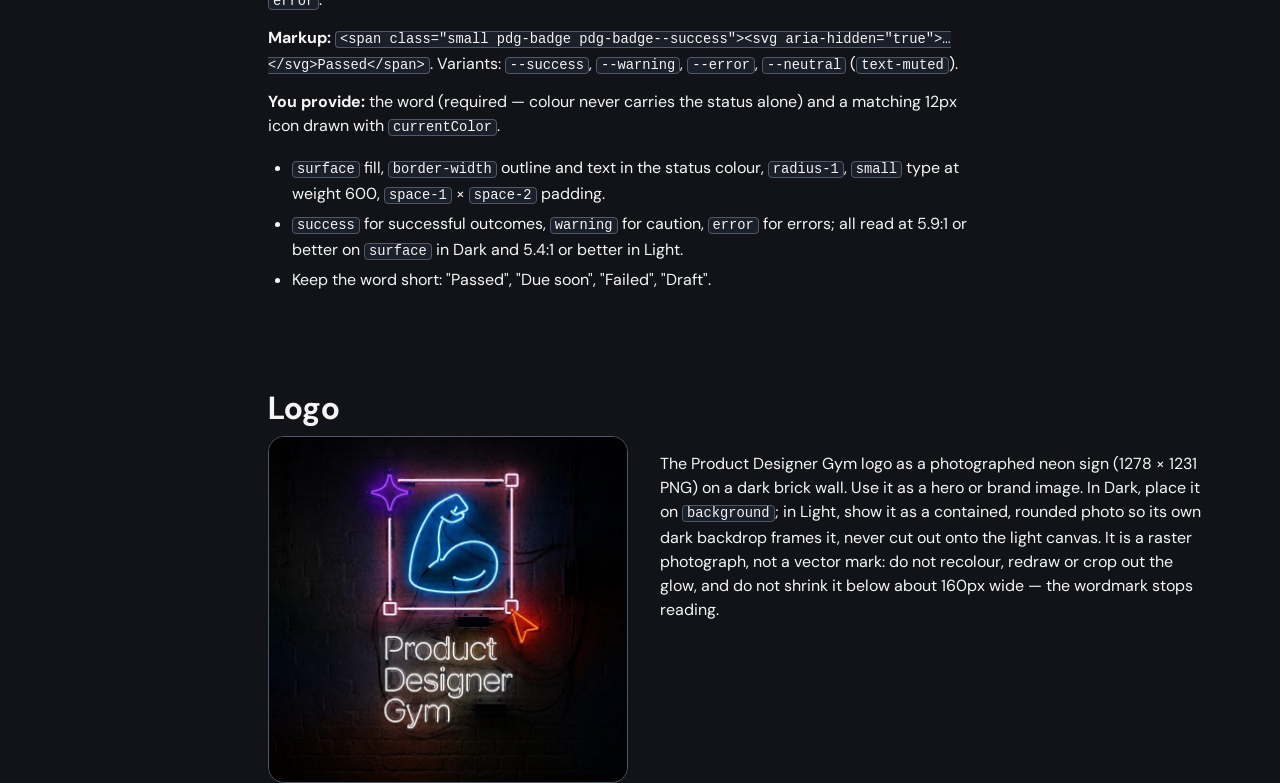
<file: design-system/index.html>
<!doctype html>
<html lang="en" data-theme="dark"><head><meta charset="utf-8"><meta name="viewport" content="width=device-width,initial-scale=1">
<title>Product Designer Gym — Design System</title>
<link rel="preconnect" href="https://fonts.googleapis.com"><link rel="preconnect" href="https://fonts.gstatic.com" crossorigin>
<link href="https://fonts.googleapis.com/css2?family=DM+Sans:opsz,wght@9..40,400..700&display=swap" rel="stylesheet">
<style>
/* Product Designer Gym — generated from tokens.json */
:root, [data-theme="dark"] {
  color-scheme: dark;
  --primary: #00BFFF;
  --primary-hover: #33CCFF;
  --on-primary: var(--background);
  --primary-text: var(--primary);
  --primary-text-hover: var(--primary-hover);
  --focus-ring: var(--primary);
  --background: #111318;
  --surface: #1B1F2A;
  --text: #F5F5F5;
  --text-muted: #C4CAD4;
  --border: #515867;
  --success: #00E676;
  --warning: #FFD166;
  --error: #FF6B6B;
  --on-error: var(--background);
}
[data-theme="light"] {
  color-scheme: light;
  --primary: #E4F222;
  --primary-hover: #D3E10F;
  --on-primary: #1A1919;
  --primary-text: #5A6200;
  --primary-text-hover: #1A1919;
  --focus-ring: #1A1919;
  --background: #F4F2EE;
  --surface: #FFFFFF;
  --text: #1A1919;
  --text-muted: #5F5B55;
  --border: #D9D5CE;
  --success: #157A43;
  --warning: #8F5A00;
  --error: #C62828;
  --on-error: #FFFFFF;
}
:root {
  --space-1: 4px;
  --space-2: 8px;
  --space-3: 12px;
  --space-4: 16px;
  --space-5: 24px;
  --space-6: 32px;
  --space-7: 48px;
  --radius-none: 0;
  --radius-1: 4px;
  --radius-2: 8px;
  --radius-3: 12px;
  --radius-4: 16px;
  --radius-5: 24px;
  --radius-full: 9999px;
  --border-width: 1px;
  --focus-ring-width: 2px;
  --font-sans: "DM Sans", sans-serif;
  --text-h1: 700 40px/48px var(--font-sans);
  --text-h2: 700 32px/40px var(--font-sans);
  --text-h3: 600 24px/32px var(--font-sans);
  --text-h4: 600 20px/28px var(--font-sans);
  --text-body: 400 16px/24px var(--font-sans);
  --text-caption: 400 14px/20px var(--font-sans);
  --text-small: 400 12px/16px var(--font-sans);
  --text-tiny: 500 10px/12px var(--font-sans);
}
.h1 {
  font-family: var(--font-sans);
  font-size: 40px;
  line-height: 48px;
  font-weight: 700;
}
.h2 {
  font-family: var(--font-sans);
  font-size: 32px;
  line-height: 40px;
  font-weight: 700;
}
.h3 {
  font-family: var(--font-sans);
  font-size: 24px;
  line-height: 32px;
  font-weight: 600;
}
.h4 {
  font-family: var(--font-sans);
  font-size: 20px;
  line-height: 28px;
  font-weight: 600;
}
.body {
  font-family: var(--font-sans);
  font-size: 16px;
  line-height: 24px;
  font-weight: 400;
}
.caption {
  font-family: var(--font-sans);
  font-size: 14px;
  line-height: 20px;
  font-weight: 400;
}
.small {
  font-family: var(--font-sans);
  font-size: 12px;
  line-height: 16px;
  font-weight: 400;
}
.tiny {
  font-family: var(--font-sans);
  font-size: 10px;
  line-height: 12px;
  font-weight: 500;
}

/* Product Designer Gym — component styles. Every value comes from tokens.css.
   Type comes from the type-style classes in markup (body, caption, h4, small); these rules set no font sizes. */

.pdg-stack { display: flex; flex-wrap: wrap; align-items: center; gap: var(--space-4); padding: var(--space-5); }

/* Button */
.pdg-btn { display: inline-flex; align-items: center; justify-content: center; gap: var(--space-2); min-height: 40px; padding: 0 var(--space-4); border: var(--border-width) solid transparent; border-radius: var(--radius-2); font-weight: 600; cursor: pointer; text-decoration: none; transition: background-color .12s, border-color .12s, color .12s; }
.pdg-btn:focus-visible { outline: var(--focus-ring-width) solid var(--focus-ring); outline-offset: 2px; }
.pdg-btn--primary { background: var(--primary); color: var(--on-primary); }
.pdg-btn--primary:hover { background: var(--primary-hover); }
.pdg-btn--secondary { background: transparent; color: var(--text); border-color: var(--text-muted); }
.pdg-btn--secondary:hover { border-color: var(--primary-text-hover); color: var(--primary-text-hover); }
.pdg-btn--ghost { background: transparent; color: var(--primary-text); }
.pdg-btn--ghost:hover { color: var(--primary-text-hover); text-decoration: underline; }
.pdg-btn--destructive { background: var(--error); color: var(--on-error); }
.pdg-btn:disabled, .pdg-btn[aria-disabled="true"] { background: var(--surface); color: var(--text-muted); border-color: var(--border); cursor: not-allowed; text-decoration: none; }

/* Input */
.pdg-field { display: flex; flex-direction: column; gap: var(--space-2); min-width: 240px; flex: 1; }
.pdg-field__label { font-weight: 600; color: var(--text); }
.pdg-field__hint { margin: 0; color: var(--text-muted); }
.pdg-input { box-sizing: border-box; width: 100%; padding: var(--space-3); background: var(--surface); color: var(--text); border: var(--border-width) solid var(--border); border-radius: var(--radius-2); }
.pdg-input::placeholder { color: var(--text-muted); }
.pdg-input:hover { border-color: var(--text-muted); }
.pdg-input:focus-visible { outline: var(--focus-ring-width) solid var(--focus-ring); outline-offset: 2px; border-color: var(--focus-ring); }
.pdg-field--error .pdg-input { border-color: var(--error); }
.pdg-field--error .pdg-field__hint { color: var(--error); }

/* Card */
.pdg-card { box-sizing: border-box; display: flex; flex-direction: column; gap: var(--space-3); padding: var(--space-5); background: var(--surface); border: var(--border-width) solid var(--border); border-radius: var(--radius-3); color: var(--text); max-width: 360px; }
.pdg-card--panel { border-radius: var(--radius-4); }
.pdg-card__title { margin: 0; }
.pdg-card__meta { margin: 0; color: var(--text-muted); }
.pdg-card__body { margin: 0; color: var(--text); }
.pdg-card__actions { display: flex; gap: var(--space-2); margin-top: var(--space-2); }

/* StatusBadge */
.pdg-badge { display: inline-flex; align-items: center; gap: var(--space-1); padding: var(--space-1) var(--space-2); border: var(--border-width) solid currentColor; border-radius: var(--radius-1); background: var(--surface); font-weight: 600; }
.pdg-badge svg { width: 12px; height: 12px; flex: none; }
.pdg-badge--success { color: var(--success); }
.pdg-badge--warning { color: var(--warning); }
.pdg-badge--error { color: var(--error); }
.pdg-badge--neutral { color: var(--text-muted); }

*{box-sizing:border-box}
html{background:var(--background);scroll-behavior:smooth}
body{margin:0;background:var(--background);color:var(--text);font-family:var(--font-sans);font-size:16px;line-height:24px}
a{color:var(--primary-text)} a:hover{color:var(--primary-text-hover)}
a:focus-visible{outline:var(--focus-ring-width) solid var(--focus-ring);outline-offset:2px;border-radius:var(--radius-1)}
code{font-family:ui-monospace,SFMono-Regular,Menlo,monospace;font-size:.86em;background:var(--surface);border:var(--border-width) solid var(--border);border-radius:var(--radius-1);padding:0 var(--space-1);color:var(--text);overflow-wrap:anywhere}
.muted{color:var(--text-muted)}
.layout{display:grid;grid-template-columns:200px minmax(0,1fr);max-width:1240px;margin:0 auto}
nav.side{position:sticky;top:0;align-self:start;height:100vh;padding:var(--space-7) var(--space-5);display:flex;flex-direction:column;gap:var(--space-1);border-right:var(--border-width) solid var(--border)}
nav.side .brand{font-weight:700;margin-bottom:var(--space-5)}
nav.side a{color:var(--text-muted);text-decoration:none;padding:var(--space-1) var(--space-2);border-radius:var(--radius-1)}
nav.side a:hover{color:var(--text);background:var(--surface)}
main{padding:var(--space-7) var(--space-7) 96px;min-width:0}
section{padding-top:var(--space-7);scroll-margin-top:var(--space-4)}
section>h2{margin:0 0 var(--space-2)}
section>.lede{margin:0 0 var(--space-5);color:var(--text-muted);max-width:640px}
.sub{margin:var(--space-6) 0 var(--space-3)}
.tok{font-weight:600}
.cover-wrap{border-radius:var(--radius-4);overflow:hidden;border:var(--border-width) solid var(--border);position:relative}
.cover-wrap .cover{transform-origin:0 0}
.brandbook{max-width:720px}
.brandbook h2{font-size:24px;line-height:32px;font-weight:600;margin:var(--space-6) 0 var(--space-3)}
.brandbook ul{padding-left:var(--space-5);margin:0} .brandbook li{margin-bottom:var(--space-2)}
.brandbook p{margin:0 0 var(--space-3)}
.swatches{display:grid;grid-template-columns:repeat(auto-fill,minmax(260px,1fr));gap:var(--space-4)}
.swatch{background:var(--surface);border:var(--border-width) solid var(--border);border-radius:var(--radius-3);overflow:hidden}
.chip{height:88px;border-bottom:var(--border-width) solid var(--border)}
.sw-meta{padding:var(--space-4)} .sw-head{display:flex;justify-content:space-between;gap:var(--space-2);flex-wrap:wrap}
.sw-name{font-weight:600} .sw-val{color:var(--text-muted);font-family:ui-monospace,Menlo,monospace;font-size:13px}
.sw-usage{margin:var(--space-2) 0;color:var(--text-muted)} .sw-ratio{margin:0;color:var(--text-muted)}
.type-row{display:grid;grid-template-columns:160px minmax(0,1fr);gap:var(--space-5);padding:var(--space-4) 0;border-top:var(--border-width) solid var(--border)}
.type-spec{display:flex;flex-direction:column} .type-sample{margin:0 0 var(--space-1);color:var(--text)} .type-row .caption{margin:0}
.scale-row{display:grid;grid-template-columns:96px 56px 56px minmax(0,1fr);align-items:center;gap:var(--space-4);padding:var(--space-3) 0;border-top:var(--border-width) solid var(--border)}
.bar{height:16px;background:var(--primary-text);border-radius:2px} .scale-row .u{margin:0}
.rads{display:grid;grid-template-columns:repeat(auto-fill,minmax(150px,1fr));gap:var(--space-4)}
.rad{display:flex;flex-direction:column;gap:var(--space-1)} .rad p{margin:var(--space-1) 0 0}
.rad-box{width:96px;height:96px;background:var(--surface);border:var(--border-width) solid var(--primary-text);margin-bottom:var(--space-2)}
.bws{display:grid;gap:var(--space-5)} .bw{display:flex;gap:var(--space-5);align-items:center} .bw p{margin:var(--space-1) 0 0}
.bw-demo{flex:none;width:72px;height:56px;display:grid;place-items:center;background:var(--surface);border-radius:var(--radius-2);font-weight:600}
.comp{margin-bottom:var(--space-7)} .comp h3{margin:0 0 var(--space-3)}
.stage{background:var(--background);border:var(--border-width) solid var(--border);border-radius:var(--radius-3);background-image:radial-gradient(var(--surface) 1px,transparent 1px);background-size:16px 16px}
.guide{max-width:720px;margin-top:var(--space-4)} .guide p{margin:0 0 var(--space-3)} .guide ul{padding-left:var(--space-5)} .guide li{margin-bottom:var(--space-1)}
.logo-row{display:grid;grid-template-columns:minmax(0,360px) minmax(0,1fr);gap:var(--space-6);align-items:start}
.logo-row img{width:100%;height:auto;display:block;border-radius:var(--radius-4);border:var(--border-width) solid var(--border)}
footer{margin-top:var(--space-7);padding-top:var(--space-5);border-top:var(--border-width) solid var(--border)}
.theme-toggle{display:flex;gap:2px;padding:2px;margin:0 0 var(--space-5);background:var(--surface);border:var(--border-width) solid var(--border);border-radius:var(--radius-full);width:max-content}
.theme-toggle button{font:inherit;font-weight:600;font-size:14px;line-height:20px;padding:var(--space-1) var(--space-3);border:0;border-radius:var(--radius-full);background:transparent;color:var(--text-muted);cursor:pointer}
.theme-toggle button:hover{color:var(--text)}
.theme-toggle button[aria-pressed="true"]{background:var(--primary);color:var(--on-primary)}
.theme-toggle button:focus-visible{outline:var(--focus-ring-width) solid var(--focus-ring);outline-offset:2px}
.theme-panel{background:var(--background);color:var(--text);border:var(--border-width) solid var(--border);border-radius:var(--radius-4);padding:var(--space-5);margin-bottom:var(--space-5)}
.theme-panel>h3{margin:0 0 var(--space-1)} .theme-panel>p{margin:0 0 var(--space-4);color:var(--text-muted);max-width:640px}
@media (max-width:860px){
 .layout{grid-template-columns:minmax(0,1fr)}
 nav.side{min-width:0}
 nav.side{position:sticky;top:0;z-index:5;height:auto;flex-direction:row;overflow-x:auto;padding:var(--space-3) var(--space-4);border-right:0;border-bottom:var(--border-width) solid var(--border);background:var(--background);white-space:nowrap}
 nav.side .brand{display:none}
 .theme-toggle{margin:0 var(--space-3) 0 0;flex:none}
 main{padding:var(--space-5) var(--space-4) var(--space-7)}
 .type-row{grid-template-columns:1fr;gap:var(--space-2)}
 .scale-row{grid-template-columns:80px 48px minmax(0,1fr)} .scale-row .u{grid-column:1/-1}
 .logo-row{grid-template-columns:1fr}
 .h1.type-sample{font-size:32px;line-height:40px}
}
</style></head><body>
<div class="layout">
<nav class="side" aria-label="Sections"><span class="brand">Product Designer Gym</span><div class="theme-toggle" role="group" aria-label="Theme"><button type="button" data-set-theme="dark" aria-pressed="true">Dark</button><button type="button" data-set-theme="light" aria-pressed="false">Light</button></div><a href="#overview">Overview</a><a href="#colour">Colour</a><a href="#type">Typography</a><a href="#spacing">Spacing</a><a href="#radius">Radius</a><a href="#borders">Border width</a><a href="#components">Components</a><a href="#logo">Logo</a></nav>
<main>
<section id="overview" style="padding-top:0">
<div class="cover-wrap" id="coverWrap"><style>
  .cover { position: relative; width: 960px; height: 288px; background: var(--background); overflow: hidden; }
  .cover svg { position: absolute; left: 0; top: 0; }
  .b-primary { fill: var(--primary); rx: var(--radius-4); }
  .b-muted { fill: var(--text-muted); rx: var(--radius-5); }
  .b-border { fill: var(--border); rx: var(--radius-3); }
  .b-warning { fill: var(--warning); rx: var(--radius-3); }
  .frame { fill: none; stroke: var(--text); stroke-width: 1.5px; }
  .handle { fill: var(--background); stroke: var(--text); stroke-width: 1.5px; rx: var(--radius-1); }
  .name { position: absolute; left: 32px; top: 152px; margin: 0; font: 700 64px/0.95 var(--font-sans); color: var(--text); letter-spacing: -0.01em; white-space: nowrap; }
  .tag { position: absolute; left: 32px; top: 236px; margin: 0; max-width: 440px; font: 400 14px/20px var(--font-sans); color: var(--text-muted); }
</style>
<div class="cover">
  <svg width="960" height="120" viewBox="0 0 960 120" aria-hidden="true">
    <!--
      blocks: primary 432×88 (radius-4) · text-muted 192×88 (radius-5) · border 144×104 (radius-3) · warning 128×48 (radius-3); sides are spacing multiples (space-7 / space-4 / space-2)
      arrangement: top-band skeleton (name is 20 letters, too wide for the 440px zone); neutral slabs bleed off the top and right, the primary block sits free inside a selection frame
      pattern: literal motif — the logo's design-tool selection frame with square corner handles ("a training floor for design skills"), one frame + four handles, hairline in `text`
      scales: gaps space-4 (16), frame offset space-2 (8), handles space-3 (12) at radius-1, inset space-6 (32)
    -->
    <rect class="b-border" x="32" y="-24" width="144" height="104"/>
    <rect class="b-primary" x="192" y="16" width="432" height="88"/>
    <rect class="frame" x="184" y="8" width="448" height="104"/>
    <rect class="handle" x="178" y="2" width="12" height="12"/>
    <rect class="handle" x="626" y="2" width="12" height="12"/>
    <rect class="handle" x="178" y="106" width="12" height="12"/>
    <rect class="handle" x="626" y="106" width="12" height="12"/>
    <rect class="b-muted" x="656" y="-24" width="192" height="88"/>
    <rect class="b-warning" x="864" y="-16" width="128" height="48"/>
  </svg>
  <h1 class="name">Product Designer Gym</h1>
  <p class="tag">A neon-lit system, in dark and light, for interfaces that train design skills.</p>
</div></div>
<div class="brandbook body" style="margin-top:var(--space-6)"><p>A neon-lit system for Product Designer Gym: interfaces that feel like a training floor for design skills, in two themes. <strong>Dark</strong> is a dark canvas with one electric-blue action colour; <strong>Light</strong> is a warm off-white canvas with ink text and one lime action colour. Both use plain, confident DM Sans type.</p>
<h2>Brand</h2>
<ul>
<li>Write the name as <strong>Product Designer Gym</strong> — three words, title case, never abbreviated in UI copy.</li>
<li>The logo is a photographed neon sign: a flexed-arm icon inside a design-tool selection frame (corner handles), a sparkle and a cursor, over the stacked wordmark. Use <code>product-designer-gym-neon.png</code> from <strong>Logos</strong> as a hero or brand image; it carries its own brick-wall backdrop, so never crop the sign's glow tightly. In the Light theme, show it as a contained, rounded photo (<code>radius-5</code>) so its dark backdrop reads as a framed image, never cut out onto the off-white canvas.</li>
<li>The sign's violet sparkle, pink frame and orange cursor belong to the logo image only. They are <strong>not</strong> UI colours: interfaces use the tokens below.</li>
<li>No vector mark has been supplied, so there is no small-size logo or favicon yet. Do not redraw the sign; set the name in <code>h4</code> / <code>text</code> where a compact mark is needed.</li>
</ul>
<h2>Colour</h2>
<p>The system has two themes, <strong>Dark</strong> (default) and <strong>Light</strong>. They share the same token names, so components never change: switch with <code>data-theme="dark"</code> / <code>data-theme="light"</code> on <code>&lt;html&gt;</code> or on any container.</p>
<ul>
<li>Paint the app canvas <code>background</code>; cards, modals and input fields <code>surface</code>.</li>
<li>Set headings and body copy in <code>text</code>; secondary text, hints and descriptions in <code>text-muted</code>.</li>
<li>Use <code>primary</code> as the fill for primary actions and active elements, and <code>primary-hover</code> only for its hover state — it is not a second brand colour.</li>
<li>Use <code>primary-text</code> (and <code>primary-text-hover</code>) whenever the primary colour is text, an icon or an outline: links, ghost buttons, selected outlines. In Dark it equals <code>primary</code>; in Light it is olive, because lime is 1.1:1 on the canvas.</li>
<li>Label any <code>primary</code> or <code>primary-hover</code> fill with <code>on-primary</code> (the dark canvas in Dark, ink in Light), and any <code>error</code> fill with <code>on-error</code>. White on <code>primary</code> fails in both themes.</li>
<li>Use <code>success</code> for successful outcomes, <code>warning</code> for caution and <code>error</code> for errors or destructive actions. Never signal status through colour alone: pair it with an icon and a word (see <strong>StatusBadge</strong>).</li>
<li>Use <code>border</code> for dividers, outlines and input borders. It is under the 3:1 recommended for control boundaries in both themes (Dark 2.6:1 / 2.3:1, Light 1.3:1 / 1.5:1) — rely on the field's label and fill as well as the outline, and use the <code>focus-ring</code> to mark the active field.</li>
<li>Check contrast for each actual pairing; target WCAG AA — 4.5:1 for normal text, 3:1 for large text and for meaningful graphics and control boundaries.</li>
</ul>
<h2>Typography</h2>
<ul>
<li>Set everything in DM Sans (<code>--font-sans</code>). It is a hosted Google Font: load it in the project before applying these tokens, e.g. <code>https://fonts.googleapis.com/css2?family=DM+Sans:opsz,wght@9..40,400..700&amp;display=swap</code>.</li>
<li>Headings: <code>h1</code> 40/48 bold for page titles (one per page; about 32px on small screens), <code>h2</code> 32/40 bold for sections, <code>h3</code> 24/32 semibold for subsections, <code>h4</code> 20/28 semibold for card and component titles. Keep them in descending order.</li>
<li>Text: <code>body</code> 16/24 for primary content, <code>caption</code> 14/20 for supporting information, <code>small</code> 12/16 for secondary labels and timestamps.</li>
<li>Reserve <code>tiny</code> (10/12, medium) for nonessential decorative metadata; keep anything essential at 12px or larger.</li>
<li>Apply type through the type-style classes (<code>class="body"</code>, <code>caption</code>, <code>h4</code>, <code>small</code>…), never by hard-coding a font size. Components set only a weight on top of them (labels and badges at 600).</li>
</ul>
<h2>Spacing and layout</h2>
<ul>
<li>Use only the spacing scale <code>space-1</code> (4px) to <code>space-7</code> (48px) — no arbitrary numbers.</li>
<li>Default gaps are <code>space-4</code> (16px), card padding is <code>space-5</code> (24px), and major sections sit <code>space-7</code> (48px) apart. Inputs pad at <code>space-3</code>.</li>
</ul>
<h2>Radii</h2>
<ul>
<li>Buttons and inputs <code>radius-2</code> (8px); cards and dropdowns <code>radius-3</code> (12px); larger panels <code>radius-4</code> (16px); badges and small controls <code>radius-1</code> (4px).</li>
<li>Use <code>radius-none</code> (0) for full-bleed images and tables that run edge to edge, and <code>radius-full</code> (9999px) for pills and circles.</li>
<li>Keep radii consistent between related components. Use <code>radius-5</code> and <code>radius-full</code> selectively, for hero, feature and pill shapes.</li>
</ul>
<h2>Borders</h2>
<ul>
<li>Draw every outline and divider at <code>border-width</code> (1px) and every focus outline at <code>focus-ring-width</code> (2px) — never a literal pixel width.</li>
</ul>
<h2>Interaction</h2>
<ul>
<li>One visually dominant primary button per screen or task area; everything else is secondary or ghost.</li>
<li>Every interactive element shows a visible keyboard focus state: a solid <code>focus-ring-width</code> <code>focus-ring</code> ring with a 2px offset (Dark: electric blue, 8.8:1; Light: ink, 15.7:1).</li>
<li>Destructive actions use an <code>error</code> fill with an <code>on-error</code> label and say what they destroy ("Delete workout").</li>
</ul>
<h2>Iconography</h2>
<p>No icon set has been supplied. The logo's motifs — the selection frame with corner handles, the sparkle and the cursor — are the brand's visual language; when an icon set is chosen, prefer a single-weight outline style that matches the neon tubing, and always pair status icons with a word.</p>
<h2>Components</h2>
<p>The component styles live in <code>components/bundle.css</code> as plain CSS classes (prefix <code>pdg-</code>); there is no JavaScript bundle. The spec names actions, inputs, cards and status colours, so the system includes <strong>Button</strong>, <strong>Input</strong>, <strong>Card</strong> and <strong>StatusBadge</strong> built strictly from these tokens.</p></div>
</section>
<section id="colour"><h2 class="h2">Colour</h2><p class="lede">Two themes share one set of token names: <strong>Dark</strong> (the neon original) and <strong>Light</strong> (warm off-white, ink and lime, from the Product Designer Gym Light site). Set <code>data-theme="dark"</code> or <code>data-theme="light"</code> on <code>&lt;html&gt;</code> or any container. Contrast ratios are measured against each theme's own <code>background</code> and <code>surface</code>.</p><div class="theme-panel" data-theme="dark"><h3 class="h4">Dark</h3><p class="caption">Electric-blue actions on a near-black canvas. The default theme.</p><div class="swatches"><article class="swatch"><div class="chip" style="background:var(--primary)"></div>
<div class="sw-meta"><div class="sw-head"><span class="sw-name">primary</span><span class="sw-val">#00BFFF</span></div>
<p class="sw-usage caption">Primary actions, links and active elements. As text: 8.8:1 on <code>background</code>, 7.8:1 on <code>surface</code>. As a fill, label it with <code>on-primary</code>, never white (white on primary is 1.9:1). Also the keyboard focus ring.</p>
<p class="sw-ratio small">8.8:1 on background · 7.8:1 on surface</p></div></article><article class="swatch"><div class="chip" style="background:var(--primary-hover)"></div>
<div class="sw-meta"><div class="sw-head"><span class="sw-name">primary-hover</span><span class="sw-val">#33CCFF</span></div>
<p class="sw-usage caption">Hover state of anything painted in <code>primary</code> — never a second primary colour.</p>
<p class="sw-ratio small">9.9:1 on background · 8.8:1 on surface</p></div></article><article class="swatch"><div class="chip" style="background:var(--on-primary)"></div>
<div class="sw-meta"><div class="sw-head"><span class="sw-name">on-primary</span><span class="sw-val">#111318 · {background}</span></div>
<p class="sw-usage caption">Labels and icons on <code>primary</code> / <code>primary-hover</code> fills (8.8:1 / 9.9:1). Added alongside the spec: the spec gives no text colour for primary fills.</p>
<p class="sw-ratio small">1.0:1 on background · 1.1:1 on surface</p></div></article><article class="swatch"><div class="chip" style="background:var(--primary-text)"></div>
<div class="sw-meta"><div class="sw-head"><span class="sw-name">primary-text</span><span class="sw-val">#00BFFF · {primary}</span></div>
<p class="sw-usage caption">The primary colour as text, icons and outlines: links, ghost buttons, active nav, selected outlines. Dark: same as <code>primary</code>.</p>
<p class="sw-ratio small">8.8:1 on background · 7.8:1 on surface</p></div></article><article class="swatch"><div class="chip" style="background:var(--primary-text-hover)"></div>
<div class="sw-meta"><div class="sw-head"><span class="sw-name">primary-text-hover</span><span class="sw-val">#33CCFF · {primary-hover}</span></div>
<p class="sw-usage caption">Hover state of <code>primary-text</code>. Dark: same as <code>primary-hover</code>.</p>
<p class="sw-ratio small">9.9:1 on background · 8.8:1 on surface</p></div></article><article class="swatch"><div class="chip" style="background:var(--focus-ring)"></div>
<div class="sw-meta"><div class="sw-head"><span class="sw-name">focus-ring</span><span class="sw-val">#00BFFF · {primary}</span></div>
<p class="sw-usage caption">Keyboard focus outline, drawn at <code>focus-ring-width</code> with a 2px offset. Dark: <code>primary</code> (8.8:1).</p>
<p class="sw-ratio small">8.8:1 on background · 7.8:1 on surface</p></div></article><article class="swatch"><div class="chip" style="background:var(--background)"></div>
<div class="sw-meta"><div class="sw-head"><span class="sw-name">background</span><span class="sw-val">#111318</span></div>
<p class="sw-usage caption">The main app canvas.</p>
<p class="sw-ratio small">1.0:1 on background · 1.1:1 on surface</p></div></article><article class="swatch"><div class="chip" style="background:var(--surface)"></div>
<div class="sw-meta"><div class="sw-head"><span class="sw-name">surface</span><span class="sw-val">#1B1F2A</span></div>
<p class="sw-usage caption">Cards, modals and input backgrounds, on top of <code>background</code>.</p>
<p class="sw-ratio small">1.1:1 on background · 1.0:1 on surface</p></div></article><article class="swatch"><div class="chip" style="background:var(--text)"></div>
<div class="sw-meta"><div class="sw-head"><span class="sw-name">text</span><span class="sw-val">#F5F5F5</span></div>
<p class="sw-usage caption">Headings and primary body text on <code>background</code> (17:1) and <code>surface</code> (15.1:1).</p>
<p class="sw-ratio small">17.0:1 on background · 15.1:1 on surface</p></div></article><article class="swatch"><div class="chip" style="background:var(--text-muted)"></div>
<div class="sw-meta"><div class="sw-head"><span class="sw-name">text-muted</span><span class="sw-val">#C4CAD4</span></div>
<p class="sw-usage caption">Secondary text, hints and descriptions on <code>background</code> (11.3:1) and <code>surface</code> (10:1).</p>
<p class="sw-ratio small">11.3:1 on background · 10.0:1 on surface</p></div></article><article class="swatch"><div class="chip" style="background:var(--border)"></div>
<div class="sw-meta"><div class="sw-head"><span class="sw-name">border</span><span class="sw-val">#515867</span></div>
<p class="sw-usage caption">Dividers, outlines and input borders. Contrast flag: 2.6:1 on <code>background</code>, 2.3:1 on <code>surface</code> — below the 3:1 the spec asks of control boundaries, so fine for decorative dividers; an input relying on this outline alone to be found does not meet it.</p>
<p class="sw-ratio small">2.6:1 on background · 2.3:1 on surface</p></div></article><article class="swatch"><div class="chip" style="background:var(--success)"></div>
<div class="sw-meta"><div class="sw-head"><span class="sw-name">success</span><span class="sw-val">#00E676</span></div>
<p class="sw-usage caption">Successful outcomes. Always paired with an icon or word. As text: 11.1:1 on <code>background</code>, 9.9:1 on <code>surface</code>.</p>
<p class="sw-ratio small">11.1:1 on background · 9.9:1 on surface</p></div></article><article class="swatch"><div class="chip" style="background:var(--warning)"></div>
<div class="sw-meta"><div class="sw-head"><span class="sw-name">warning</span><span class="sw-val">#FFD166</span></div>
<p class="sw-usage caption">Caution. Always paired with an icon or word. As text: 12.9:1 on <code>background</code>, 11.4:1 on <code>surface</code>.</p>
<p class="sw-ratio small">12.9:1 on background · 11.4:1 on surface</p></div></article><article class="swatch"><div class="chip" style="background:var(--error)"></div>
<div class="sw-meta"><div class="sw-head"><span class="sw-name">error</span><span class="sw-val">#FF6B6B</span></div>
<p class="sw-usage caption">Errors and destructive actions. Always paired with an icon or word. As text: 6.7:1 on <code>background</code>, 5.9:1 on <code>surface</code>; as a fill, label it with <code>on-primary</code> (6.7:1).</p>
<p class="sw-ratio small">6.7:1 on background · 5.9:1 on surface</p></div></article><article class="swatch"><div class="chip" style="background:var(--on-error)"></div>
<div class="sw-meta"><div class="sw-head"><span class="sw-name">on-error</span><span class="sw-val">#111318 · {background}</span></div>
<p class="sw-usage caption">Labels and icons on <code>error</code> fills (destructive buttons). Dark: the canvas colour (6.7:1).</p>
<p class="sw-ratio small">1.0:1 on background · 1.1:1 on surface</p></div></article></div></div><div class="theme-panel" data-theme="light"><h3 class="h4">Light</h3><p class="caption">Lime fills with ink labels on a warm off-white canvas. Lime is a fill only; text, icons, outlines and links that carry the primary colour use <code>primary-text</code>, and focus rings use ink.</p><div class="swatches"><article class="swatch"><div class="chip" style="background:var(--primary)"></div>
<div class="sw-meta"><div class="sw-head"><span class="sw-name">primary</span><span class="sw-val">#E4F222</span></div>
<p class="sw-usage caption">Lime #E4F222 is a fill colour only (buttons, highlights, active pills) and always carries an <code>on-primary</code> (ink) label at 14.2:1. At 1.1:1 on <code>background</code> it never works as text, icons or outlines; use <code>primary-text</code> for those.</p>
<p class="sw-ratio small">1.1:1 on background · 1.2:1 on surface</p></div></article><article class="swatch"><div class="chip" style="background:var(--primary-hover)"></div>
<div class="sw-meta"><div class="sw-head"><span class="sw-name">primary-hover</span><span class="sw-val">#D3E10F</span></div>
<p class="sw-usage caption">Hover state of a lime fill (12.2:1 with the ink label).</p>
<p class="sw-ratio small">1.3:1 on background · 1.4:1 on surface</p></div></article><article class="swatch"><div class="chip" style="background:var(--on-primary)"></div>
<div class="sw-meta"><div class="sw-head"><span class="sw-name">on-primary</span><span class="sw-val">#1A1919</span></div>
<p class="sw-usage caption">The ink colour #1A1919 on lime fills (14.2:1 on <code>primary</code>, 12.2:1 on <code>primary-hover</code>).</p>
<p class="sw-ratio small">15.7:1 on background · 17.5:1 on surface</p></div></article><article class="swatch"><div class="chip" style="background:var(--primary-text)"></div>
<div class="sw-meta"><div class="sw-head"><span class="sw-name">primary-text</span><span class="sw-val">#5A6200</span></div>
<p class="sw-usage caption">Olive #5A6200 (5.9:1 on <code>background</code>, 6.6:1 on <code>surface</code>), because lime fails as text.</p>
<p class="sw-ratio small">5.9:1 on background · 6.6:1 on surface</p></div></article><article class="swatch"><div class="chip" style="background:var(--primary-text-hover)"></div>
<div class="sw-meta"><div class="sw-head"><span class="sw-name">primary-text-hover</span><span class="sw-val">#1A1919</span></div>
<p class="sw-usage caption">Ink, like the light site&#x27;s links.</p>
<p class="sw-ratio small">15.7:1 on background · 17.5:1 on surface</p></div></article><article class="swatch"><div class="chip" style="background:var(--focus-ring)"></div>
<div class="sw-meta"><div class="sw-head"><span class="sw-name">focus-ring</span><span class="sw-val">#1A1919</span></div>
<p class="sw-usage caption">Ink (15.7:1), since a lime ring would be invisible.</p>
<p class="sw-ratio small">15.7:1 on background · 17.5:1 on surface</p></div></article><article class="swatch"><div class="chip" style="background:var(--background)"></div>
<div class="sw-meta"><div class="sw-head"><span class="sw-name">background</span><span class="sw-val">#F4F2EE</span></div>
<p class="sw-usage caption">Warm off-white canvas #F4F2EE.</p>
<p class="sw-ratio small">1.0:1 on background · 1.1:1 on surface</p></div></article><article class="swatch"><div class="chip" style="background:var(--surface)"></div>
<div class="sw-meta"><div class="sw-head"><span class="sw-name">surface</span><span class="sw-val">#FFFFFF</span></div>
<p class="sw-usage caption">White cards, modals and inputs. White on off-white is only 1.1:1, so cards still get a <code>border</code> outline or sit on generous spacing.</p>
<p class="sw-ratio small">1.1:1 on background · 1.0:1 on surface</p></div></article><article class="swatch"><div class="chip" style="background:var(--text)"></div>
<div class="sw-meta"><div class="sw-head"><span class="sw-name">text</span><span class="sw-val">#1A1919</span></div>
<p class="sw-usage caption">Near-black ink, 15.7:1 on <code>background</code>, 17.5:1 on <code>surface</code>.</p>
<p class="sw-ratio small">15.7:1 on background · 17.5:1 on surface</p></div></article><article class="swatch"><div class="chip" style="background:var(--text-muted)"></div>
<div class="sw-meta"><div class="sw-head"><span class="sw-name">text-muted</span><span class="sw-val">#5F5B55</span></div>
<p class="sw-usage caption">Warm grey, 6.0:1 on <code>background</code>, 6.7:1 on <code>surface</code>.</p>
<p class="sw-ratio small">6.0:1 on background · 6.7:1 on surface</p></div></article><article class="swatch"><div class="chip" style="background:var(--border)"></div>
<div class="sw-meta"><div class="sw-head"><span class="sw-name">border</span><span class="sw-val">#D9D5CE</span></div>
<p class="sw-usage caption">Hairline #D9D5CE for dividers and card outlines. Contrast flag: 1.3:1 on <code>background</code>, 1.5:1 on <code>surface</code>; decorative only. Inputs are found by their label, the <code>text-muted</code> hover outline and the <code>focus-ring</code>.</p>
<p class="sw-ratio small">1.3:1 on background · 1.5:1 on surface</p></div></article><article class="swatch"><div class="chip" style="background:var(--success)"></div>
<div class="sw-meta"><div class="sw-head"><span class="sw-name">success</span><span class="sw-val">#157A43</span></div>
<p class="sw-usage caption">#157A43, a darkened take on the light site&#x27;s #1F9D55 (which is 3.1:1 and fails as text). 4.8:1 on <code>background</code>, 5.4:1 on <code>surface</code>.</p>
<p class="sw-ratio small">4.8:1 on background · 5.4:1 on surface</p></div></article><article class="swatch"><div class="chip" style="background:var(--warning)"></div>
<div class="sw-meta"><div class="sw-head"><span class="sw-name">warning</span><span class="sw-val">#8F5A00</span></div>
<p class="sw-usage caption">#8F5A00, a darkened take on the light site&#x27;s #C27C0E (3.0:1, fails as text). 5.2:1 on <code>background</code>, 5.8:1 on <code>surface</code>.</p>
<p class="sw-ratio small">5.2:1 on background · 5.8:1 on surface</p></div></article><article class="swatch"><div class="chip" style="background:var(--error)"></div>
<div class="sw-meta"><div class="sw-head"><span class="sw-name">error</span><span class="sw-val">#C62828</span></div>
<p class="sw-usage caption">#C62828, 5.0:1 on <code>background</code>, 5.6:1 on <code>surface</code>. As a fill, label it with <code>on-error</code> (white, 5.6:1).</p>
<p class="sw-ratio small">5.0:1 on background · 5.6:1 on surface</p></div></article><article class="swatch"><div class="chip" style="background:var(--on-error)"></div>
<div class="sw-meta"><div class="sw-head"><span class="sw-name">on-error</span><span class="sw-val">#FFFFFF</span></div>
<p class="sw-usage caption">White (5.6:1).</p>
<p class="sw-ratio small">1.1:1 on background · 1.0:1 on surface</p></div></article></div></div></section>
<section id="type"><h2 class="h2">Typography</h2><p class="lede">DM Sans throughout. Apply each style with its class, e.g. <code>class="body"</code>.</p><h3 class="h4 sub">Headings</h3><div class="type-row"><div class="type-spec"><span class="tok">h1</span><span class="small muted">40px / 48px · 700</span></div>
<div><p class="h1 type-sample">Train your design muscles</p><p class="caption muted">Page titles and hero headings. One per page; around 32px on small screens.</p></div></div><div class="type-row"><div class="type-spec"><span class="tok">h2</span><span class="small muted">32px / 40px · 700</span></div>
<div><p class="h2 type-sample">This week&#x27;s workouts</p><p class="caption muted">Main section headings.</p></div></div><div class="type-row"><div class="type-spec"><span class="tok">h3</span><span class="small muted">24px / 32px · 600</span></div>
<div><p class="h3 type-sample">Critique drills</p><p class="caption muted">Subsection headings.</p></div></div><div class="type-row"><div class="type-spec"><span class="tok">h4</span><span class="small muted">20px / 28px · 600</span></div>
<div><p class="h4 type-sample">Redesign a checkout flow</p><p class="caption muted">Card and component titles.</p></div></div><h3 class="h4 sub">Text</h3><div class="type-row"><div class="type-spec"><span class="tok">body</span><span class="small muted">16px / 24px · 400</span></div>
<div><p class="body type-sample">Pick a challenge, set a timer and ship a solution before it runs out.</p><p class="caption muted">Default paragraphs and interface text.</p></div></div><div class="type-row"><div class="type-spec"><span class="tok">caption</span><span class="small muted">14px / 20px · 400</span></div>
<div><p class="caption type-sample">Due in 2 days · 45 min session</p><p class="caption muted">Helper text and metadata.</p></div></div><div class="type-row"><div class="type-spec"><span class="tok">small</span><span class="small muted">12px / 16px · 400</span></div>
<div><p class="small type-sample">Updated 09 Oct 2026, 21:05</p><p class="caption muted">Secondary labels and timestamps. The smallest size for essential information.</p></div></div><div class="type-row"><div class="type-spec"><span class="tok">tiny</span><span class="small muted">10px / 12px · 500</span></div>
<div><p class="tiny type-sample">v1.0 · NEON</p><p class="caption muted">Compact, nonessential decorative metadata only.</p></div></div></section>
<section id="spacing"><h2 class="h2">Spacing</h2><p class="lede">Use only these steps — 16px for standard gaps, 24px card padding, 48px between major sections.</p><div class="scale-row"><span class="tok">space-1</span><span class="small muted v">4px</span><span class="bar" style="width:var(--space-1)"></span><span class="caption muted u">Icon gaps and micro adjustments.</span></div><div class="scale-row"><span class="tok">space-2</span><span class="small muted v">8px</span><span class="bar" style="width:var(--space-2)"></span><span class="caption muted u">Compact element spacing.</span></div><div class="scale-row"><span class="tok">space-3</span><span class="small muted v">12px</span><span class="bar" style="width:var(--space-3)"></span><span class="caption muted u">Input padding and small card gaps.</span></div><div class="scale-row"><span class="tok">space-4</span><span class="small muted v">16px</span><span class="bar" style="width:var(--space-4)"></span><span class="caption muted u">Standard padding and content gaps — the default gap.</span></div><div class="scale-row"><span class="tok">space-5</span><span class="small muted v">24px</span><span class="bar" style="width:var(--space-5)"></span><span class="caption muted u">Card padding and section spacing.</span></div><div class="scale-row"><span class="tok">space-6</span><span class="small muted v">32px</span><span class="bar" style="width:var(--space-6)"></span><span class="caption muted u">Large component gaps.</span></div><div class="scale-row"><span class="tok">space-7</span><span class="small muted v">48px</span><span class="bar" style="width:var(--space-7)"></span><span class="caption muted u">Major section separation and page layout.</span></div></section>
<section id="radius"><h2 class="h2">Radius</h2><p class="lede">8px for buttons and inputs, 12px for cards, 16px for larger panels.</p><div class="rads"><div class="rad"><div class="rad-box" style="border-radius:var(--radius-none)"></div><span class="tok">radius-none</span><span class="small muted">0</span><p class="caption muted">Square corners for full-bleed images and tables that run edge to edge.</p></div><div class="rad"><div class="rad-box" style="border-radius:var(--radius-1)"></div><span class="tok">radius-1</span><span class="small muted">4px</span><p class="caption muted">Small controls and badges.</p></div><div class="rad"><div class="rad-box" style="border-radius:var(--radius-2)"></div><span class="tok">radius-2</span><span class="small muted">8px</span><p class="caption muted">Inputs and buttons.</p></div><div class="rad"><div class="rad-box" style="border-radius:var(--radius-3)"></div><span class="tok">radius-3</span><span class="small muted">12px</span><p class="caption muted">Cards and dropdowns.</p></div><div class="rad"><div class="rad-box" style="border-radius:var(--radius-4)"></div><span class="tok">radius-4</span><span class="small muted">16px</span><p class="caption muted">Large cards and panels.</p></div><div class="rad"><div class="rad-box" style="border-radius:var(--radius-5)"></div><span class="tok">radius-5</span><span class="small muted">24px</span><p class="caption muted">Feature panels and hero containers. Use selectively.</p></div><div class="rad"><div class="rad-box" style="border-radius:var(--radius-full)"></div><span class="tok">radius-full</span><span class="small muted">9999px</span><p class="caption muted">Fully rounded pills and circles — avatars, toggles, pill tags. Use selectively.</p></div></div></section>
<section id="borders"><h2 class="h2">Border width</h2><p class="lede">Named widths for outlines and focus rings.</p><div class="bws"><div class="bw"><div class="bw-demo" style="border:var(--border-width) solid var(--text-muted)">Aa</div><div><span class="tok">border-width</span> <span class="small muted">1px</span><p class="caption muted">Every component outline and divider: buttons, inputs, cards, badges.</p></div></div><div class="bw"><div class="bw-demo" style="outline:var(--focus-ring-width) solid var(--focus-ring);outline-offset:2px;border:var(--border-width) solid var(--border)">Aa</div><div><span class="tok">focus-ring-width</span> <span class="small muted">2px</span><p class="caption muted">Keyboard focus outline on every interactive element, drawn in <code>focus-ring</code> with a 2px offset.</p></div></div></div></section>
<section id="components"><h2 class="h2">Components</h2><p class="lede">Plain CSS classes prefixed <code>pdg-</code>, styled entirely from tokens.</p><article class="comp" id="c-button"><h3 class="h3">Button</h3><div class="stage"><div class="pdg-stack">
  <button class="body pdg-btn pdg-btn--primary">Start workout</button>
  <button class="body pdg-btn pdg-btn--secondary">Preview brief</button>
  <button class="body pdg-btn pdg-btn--ghost">Skip for now</button>
  <button class="body pdg-btn pdg-btn--destructive">Delete workout</button>
  <button class="body pdg-btn" disabled>Submitted</button>
</div></div><div class="guide body"><p>Triggers an action; one visually dominant primary button per screen or task area.</p>
<p><strong>Markup:</strong> <code>&lt;button class="body pdg-btn pdg-btn--primary"&gt;Start workout&lt;/button&gt;</code> — the <code>body</code> type style sets the label size; the button adds weight 600. Variants: <code>--primary</code>, <code>--secondary</code>, <code>--ghost</code>, <code>--destructive</code>. Disable with <code>disabled</code> (or <code>aria-disabled="true"</code> on a link).</p>
<p><strong>You provide:</strong> the label (a verb first: "Start workout", "Submit critique"), an optional leading icon with <code>aria-hidden="true"</code>, and the click handler.</p>
<ul>
<li>Primary: <code>primary</code> fill, <code>on-primary</code> label, <code>primary-hover</code> on hover. Never white text on <code>primary</code>.</li>
<li>Secondary: transparent with a <code>text-muted</code> outline (11.3:1) — used for everything that is not the main action.</li>
<li>Ghost: <code>primary-text</code> for low-emphasis actions inside cards and toolbars.</li>
<li>Destructive: <code>error</code> fill with <code>on-error</code> label; name what is destroyed ("Delete workout").</li>
<li><code>radius-2</code>, 40px tall, <code>space-4</code> horizontal padding, <code>space-2</code> between icon and label.</li>
<li><code>border-width</code> outline (transparent unless secondary or disabled). Focus: <code>focus-ring-width</code> <code>focus-ring</code> ring, 2px offset.</li>
</ul>
<p>Don't put two primary buttons side by side, and don't use <code>primary-hover</code> as a resting colour.</p></div></article><article class="comp" id="c-input"><h3 class="h3">Input</h3><div class="stage"><div class="pdg-stack" style="align-items:flex-start">
  <div class="pdg-field">
    <label class="caption pdg-field__label" for="i1">Project name</label>
    <input class="body pdg-input" id="i1" placeholder="e.g. Checkout redesign" aria-describedby="h1">
    <p class="caption pdg-field__hint" id="h1">Shown on your portfolio card.</p>
  </div>
  <div class="pdg-field pdg-field--error">
    <label class="caption pdg-field__label" for="i2">Time limit (minutes)</label>
    <input class="body pdg-input" id="i2" value="0" aria-invalid="true" aria-describedby="h2">
    <p class="caption pdg-field__hint" id="h2">Error: enter at least 5 minutes.</p>
  </div>
</div></div><div class="guide body"><p>A labelled single-line text field with optional hint or error message.</p>
<p><strong>Markup:</strong> a <code>.pdg-field</code> wrapping a <code>&lt;label class="caption pdg-field__label"&gt;</code>, an <code>&lt;input class="body pdg-input"&gt;</code> and an optional <code>&lt;p class="caption pdg-field__hint"&gt;</code>. Add <code>pdg-field--error</code> to the wrapper for the error state, and point <code>aria-describedby</code> at the hint.</p>
<p><strong>You provide:</strong> the label (always visible — placeholders are not labels), the <code>id</code>/<code>for</code> pairing, the value and validation message.</p>
<ul>
<li><code>surface</code> fill, <code>border-width</code> <code>border</code> outline, <code>radius-2</code>, <code>space-3</code> padding, <code>body</code> text; label in <code>caption</code> at weight 600, hint in <code>caption</code>; placeholder in <code>text-muted</code>.</li>
<li>Hover lifts the outline to <code>text-muted</code>; focus adds the <code>focus-ring-width</code> <code>focus-ring</code> ring.</li>
<li>Error: <code>error</code> outline and <code>error</code> message text that says what to fix — never colour alone.</li>
<li>Note: the <code>border</code> outline is under 3:1 against <code>surface</code> (Dark 2.3:1, Light 1.5:1); the visible label and <code>surface</code> fill carry the field's boundary alongside it.</li>
</ul></div></article><article class="comp" id="c-card"><h3 class="h3">Card</h3><div class="stage"><div class="pdg-stack" style="align-items:flex-start">
  <article class="pdg-card">
    <span class="small pdg-badge pdg-badge--warning" style="align-self:flex-start">
      <svg viewBox="0 0 12 12" aria-hidden="true"><circle cx="6" cy="6" r="5" fill="none" stroke="currentColor" stroke-width="1.5"/><path d="M6 3v3.5l2 1.2" fill="none" stroke="currentColor" stroke-width="1.5" stroke-linecap="round"/></svg>Due soon
    </span>
    <h3 class="h4 pdg-card__title">Redesign a checkout flow</h3>
    <p class="caption pdg-card__meta">45 min session · Intermediate</p>
    <p class="body pdg-card__body">Cut a five-step checkout down to three without losing the delivery options.</p>
    <div class="pdg-card__actions">
      <button class="body pdg-btn pdg-btn--primary">Start workout</button>
      <button class="body pdg-btn pdg-btn--ghost">Read brief</button>
    </div>
  </article>
</div></div><div class="guide body"><p>A <code>surface</code> container that groups one piece of content — a challenge, a submission, a stat.</p>
<p><strong>Markup:</strong> <code>&lt;article class="pdg-card"&gt;</code> with <code>&lt;h3 class="h4 pdg-card__title"&gt;</code>, <code>&lt;p class="caption pdg-card__meta"&gt;</code> (<code>text-muted</code>), <code>&lt;p class="body pdg-card__body"&gt;</code> and <code>.pdg-card__actions</code>. Add <code>pdg-card--panel</code> for larger panels (<code>radius-4</code>).</p>
<p><strong>You provide:</strong> the content and at most one primary action per card; the parent layout sets the card width and the <code>space-4</code> gap between cards.</p>
<ul>
<li><code>surface</code> on <code>background</code>, <code>border-width</code> <code>border</code> outline, <code>radius-3</code>, <code>space-5</code> padding, <code>space-3</code> between parts.</li>
<li>Use <code>radius-4</code> (<code>--panel</code>) for large cards and panels; keep related cards on the same radius.</li>
<li>No coloured left-edge accents or shadows — status goes in a <strong>StatusBadge</strong>.</li>
</ul></div></article><article class="comp" id="c-statusbadge"><h3 class="h3">StatusBadge</h3><div class="stage"><div class="pdg-stack">
  <span class="small pdg-badge pdg-badge--success"><svg viewBox="0 0 12 12" aria-hidden="true"><path d="M2.5 6.5l2.2 2.2L9.5 3.5" fill="none" stroke="currentColor" stroke-width="1.6" stroke-linecap="round" stroke-linejoin="round"/></svg>Passed</span>
  <span class="small pdg-badge pdg-badge--warning"><svg viewBox="0 0 12 12" aria-hidden="true"><path d="M6 1.5l4.8 8.5H1.2z" fill="none" stroke="currentColor" stroke-width="1.4" stroke-linejoin="round"/><path d="M6 5v2.2" stroke="currentColor" stroke-width="1.4" stroke-linecap="round"/></svg>Due soon</span>
  <span class="small pdg-badge pdg-badge--error"><svg viewBox="0 0 12 12" aria-hidden="true"><path d="M3 3l6 6M9 3l-6 6" stroke="currentColor" stroke-width="1.6" stroke-linecap="round"/></svg>Failed</span>
  <span class="small pdg-badge pdg-badge--neutral"><svg viewBox="0 0 12 12" aria-hidden="true"><circle cx="6" cy="6" r="4.5" fill="none" stroke="currentColor" stroke-width="1.4" stroke-dasharray="2 1.6"/></svg>Draft</span>
</div></div><div class="guide body"><p>A small label that states a status with an icon and a word, coloured by <code>success</code>, <code>warning</code> or <code>error</code>.</p>
<p><strong>Markup:</strong> <code>&lt;span class="small pdg-badge pdg-badge--success"&gt;&lt;svg aria-hidden="true"&gt;…&lt;/svg&gt;Passed&lt;/span&gt;</code>. Variants: <code>--success</code>, <code>--warning</code>, <code>--error</code>, <code>--neutral</code> (<code>text-muted</code>).</p>
<p><strong>You provide:</strong> the word (required — colour never carries the status alone) and a matching 12px icon drawn with <code>currentColor</code>.</p>
<ul>
<li><code>surface</code> fill, <code>border-width</code> outline and text in the status colour, <code>radius-1</code>, <code>small</code> type at weight 600, <code>space-1</code> × <code>space-2</code> padding.</li>
<li><code>success</code> for successful outcomes, <code>warning</code> for caution, <code>error</code> for errors; all read at 5.9:1 or better on <code>surface</code> in Dark and 5.4:1 or better in Light.</li>
<li>Keep the word short: "Passed", "Due soon", "Failed", "Draft".</li>
</ul></div></article></section>
<section id="logo"><h2 class="h2">Logo</h2><div class="logo-row"><img src="[data-uri]" alt="Product Designer Gym neon sign logo: a flexed arm inside a selection frame with a sparkle and cursor, above the stacked wordmark"><div class="body"><p>The Product Designer Gym logo as a photographed neon sign (1278 × 1231 PNG) on a dark brick wall. Use it as a hero or brand image. In Dark, place it on <code>background</code>; in Light, show it as a contained, rounded photo so its own dark backdrop frames it, never cut out onto the light canvas. It is a raster photograph, not a vector mark: do not recolour, redraw or crop out the glow, and do not shrink it below about 160px wide — the wordmark stops reading.</p></div></div></section>
<footer class="small muted">Product Designer Gym design system · generated from tokens.json</footer>
</main></div>
<script>
(function(){var root=document.documentElement,btns=document.querySelectorAll('[data-set-theme]');
function apply(t){root.setAttribute('data-theme',t);btns.forEach(function(b){b.setAttribute('aria-pressed',String(b.getAttribute('data-set-theme')===t));});}
var start='dark';try{var q=new URLSearchParams(location.search).get('theme');var saved=localStorage.getItem('pdg-theme');start=(q==='light'||q==='dark')?q:(saved||'dark');}catch(e){}
apply(start==='light'?'light':'dark');
btns.forEach(function(b){b.addEventListener('click',function(){var t=b.getAttribute('data-set-theme');apply(t);try{localStorage.setItem('pdg-theme',t);}catch(e){}});});})();
(function(){var w=document.getElementById('coverWrap');if(!w)return;var c=w.querySelector('.cover');
function fit(){var s=Math.min(1,w.clientWidth/960);c.style.transform='scale('+s+')';w.style.height=(288*s)+'px';}
fit();addEventListener('resize',fit);})();
</script>
</body></html>
</file>
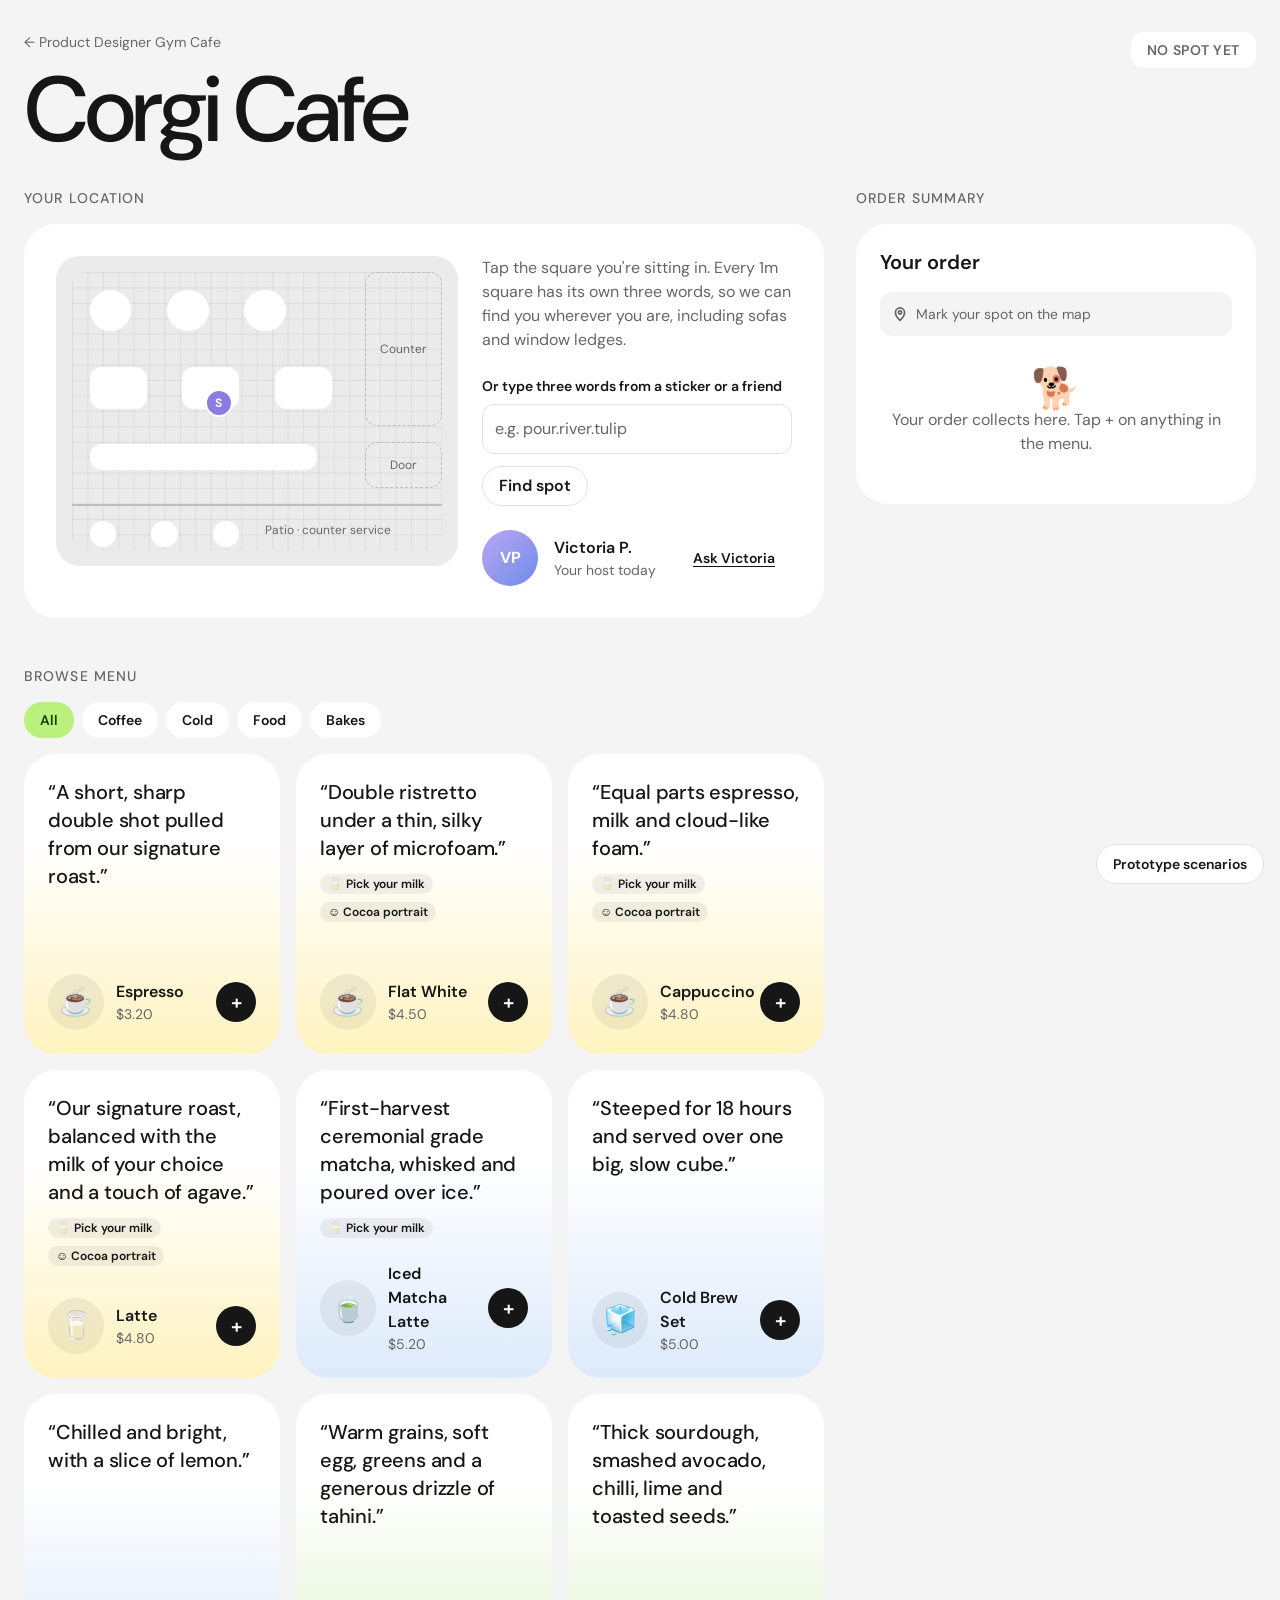
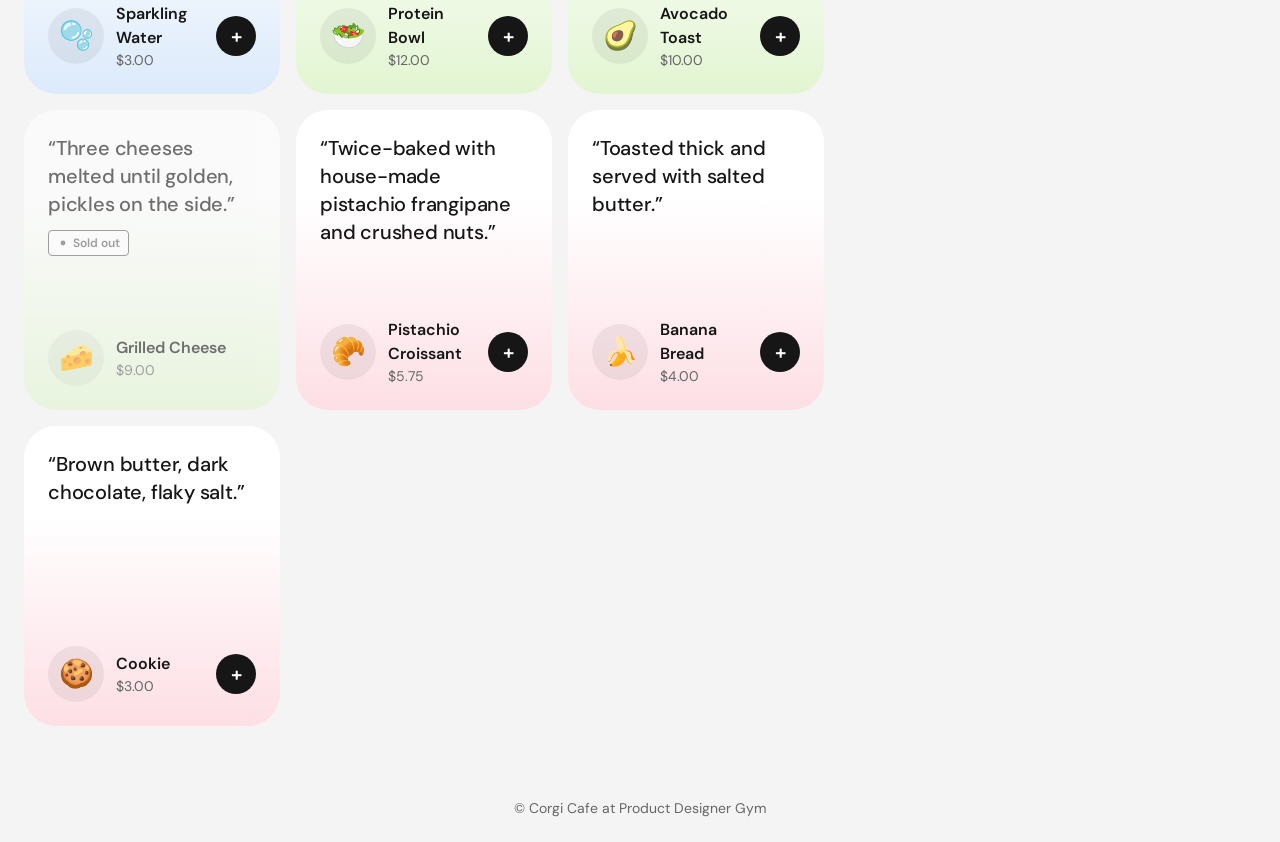
<file: cafe/order/index.html>
<!doctype html>
<html lang="en">
<head>
<meta charset="utf-8">
<meta name="viewport" content="width=device-width, initial-scale=1">
<title>Corgi Cafe · Order to your spot</title>
<link rel="preconnect" href="https://fonts.googleapis.com">
<link href="https://fonts.googleapis.com/css2?family=DM+Sans:opsz,wght@9..40,400..700&display=swap" rel="stylesheet">
<link rel="stylesheet" href="../../design-system/tokens.css">
<link rel="stylesheet" href="../../design-system/components/bundle.css">
<style>
  /* Light re-theme of the design-system tokens, from the "Café Experience" UI inspiration.
     Same token names, so the pdg- components pick it up. */
  :root{
    --background:#F4F4F4;
    --surface:#FFFFFF;
    --surface-sunk:#EBEBEB;
    --text:#161616;
    --text-muted:#666666;
    --border:#E3E3E3;
    --primary:#161616;
    --primary-hover:#3A3A3A;
    --on-primary:#FFFFFF;
    --accent:#B9F17C;
    --on-accent:#1E3A06;
    --success:#2F7D32;
    --warning:#8A5300;
    --error:#C62828;
    --radius-6:32px;
    --tint-coffee:#FFF3BF;
    --tint-cold:#DCEAFB;
    --tint-food:#E2F5D1;
    --tint-bakes:#FDDFE5;
    --side-w:400px;
  }
  *{box-sizing:border-box}
  [hidden]{display:none !important}
  body{margin:0;background:var(--background);color:var(--text);font:var(--text-body)}
  a{color:var(--text)}
  h1,h2,h3,p{margin:0}
  button{font-family:inherit}
  :focus-visible{outline:var(--focus-ring-width) solid var(--primary);outline-offset:2px}
  .muted{color:var(--text-muted)}
  .pdg-btn{border-radius:var(--radius-full)}
  .pdg-btn--secondary{border-color:var(--border);background:var(--surface)}
  .pdg-btn--secondary:hover{border-color:var(--text);color:var(--text)}
  .pdg-btn--ghost{color:var(--text);text-decoration:underline;text-underline-offset:3px}
  .pdg-btn--ghost:hover{color:var(--text-muted)}
  .pdg-btn:disabled{background:var(--surface-sunk);border-color:transparent}
  .pdg-input{border-radius:var(--radius-3)}

  .wrap{max-width:1360px;margin:0 auto;padding:var(--space-6) var(--space-5) var(--space-7);display:flex;flex-direction:column;gap:var(--space-6)}
  .top{display:flex;justify-content:space-between;align-items:flex-start;gap:var(--space-4);flex-wrap:wrap}
  .top__title{display:flex;flex-direction:column;gap:var(--space-3)}
  .back{color:var(--text-muted);text-decoration:none}
  .back:hover{color:var(--text)}
  .display{font-family:var(--font-sans);font-weight:500;font-size:clamp(48px,7.4vw,92px);line-height:1;letter-spacing:-0.045em}
  .pill{display:inline-flex;align-items:center;gap:var(--space-2);padding:var(--space-2) var(--space-4);border-radius:var(--radius-3);background:var(--surface);color:var(--text-muted);font-weight:600;letter-spacing:.04em;text-transform:uppercase}
  .pill--on{background:var(--accent);color:var(--on-accent);text-transform:none;letter-spacing:0}
  .pill svg{width:14px;height:14px}
  .label{color:var(--text-muted);font-weight:500;letter-spacing:.08em;text-transform:uppercase;margin-bottom:var(--space-4)}

  .card{background:var(--surface);border-radius:var(--radius-6);padding:var(--space-6);display:flex;flex-direction:column;gap:var(--space-5)}

  /* Page layout: content on the left, order summary collects in a sticky sidebar on the right */
  .layout{display:grid;grid-template-columns:minmax(0,1fr);gap:var(--space-6);align-items:start}
  .content{display:flex;flex-direction:column;gap:var(--space-7);min-width:0}
  @media (min-width:1100px){
    .layout{grid-template-columns:minmax(0,1fr) var(--side-w)}
    .side{position:sticky;top:var(--space-5)}
    .side .card{max-height:calc(100vh - 140px);overflow:auto}
  }

  /* Banners */
  #banners{display:flex;flex-direction:column;gap:var(--space-3)}
  #banners:empty{display:none}
  .banner{display:flex;gap:var(--space-3);align-items:flex-start;padding:var(--space-3) var(--space-4);background:var(--surface);border-radius:var(--radius-3);border:var(--border-width) solid currentColor}
  .banner svg{width:16px;height:16px;flex:none;margin-top:2px}
  .banner p{color:var(--text)}
  .banner--warning{color:var(--warning)}
  .banner--error{color:var(--error)}
  .banner--info{color:var(--text-muted)}

  /* Spot map */
  .loc{display:grid;grid-template-columns:minmax(0,1fr);gap:var(--space-5)}
  @media (min-width:800px){.loc{grid-template-columns:minmax(0,1.3fr) minmax(0,1fr);align-items:start}}
  .loc__info{display:flex;flex-direction:column;gap:var(--space-5)}
  .well{background:var(--surface-sunk);border-radius:var(--radius-5);padding:var(--space-4)}
  .map{position:relative;width:100%;aspect-ratio:4/3;border-radius:var(--radius-3);cursor:crosshair;touch-action:manipulation;
    background-image:linear-gradient(to right,rgba(0,0,0,.06) 1px,transparent 1px),linear-gradient(to bottom,rgba(0,0,0,.06) 1px,transparent 1px);
    background-size:calc(100% / 24) calc(100% / 18)}
  .map:focus-visible{outline-offset:4px}
  .map.is-locked{cursor:default}
  .f{position:absolute;background:var(--surface);border-radius:var(--radius-3);pointer-events:none}
  .f--round{border-radius:var(--radius-full)}
  .f--zone{background:transparent;border:var(--border-width) dashed #BDBDBD;display:flex;align-items:center;justify-content:center;text-align:center;color:var(--text-muted);padding:var(--space-1)}
  .map__wall{position:absolute;left:0;right:0;border-top:2px solid #BDBDBD;pointer-events:none}
  .map__tag{position:absolute;color:var(--text-muted);pointer-events:none}
  .sq{position:absolute;background:var(--accent);border-radius:var(--radius-1);pointer-events:none;outline:2px solid var(--on-accent)}
  .sq--bad{background:#F6D3D3;outline-color:var(--error)}
  .who{position:absolute;transform:translate(-50%,-50%);width:28px;height:28px;border-radius:var(--radius-full);display:flex;align-items:center;justify-content:center;font-weight:700;pointer-events:none;border:2px solid var(--surface)}
  .who--sam{background:#8C7BE0;color:#fff}
  .spot{display:flex;justify-content:space-between;align-items:center;gap:var(--space-4);flex-wrap:wrap}
  .words{font-family:var(--font-sans);font-weight:600;font-size:24px;line-height:32px;letter-spacing:-0.01em;word-break:break-word}
  .words span{color:var(--text-muted);font-weight:500}
  .spotform{display:flex;gap:var(--space-3);align-items:flex-end;flex-wrap:wrap}
  .spotform .pdg-field{min-width:200px}
  .host{display:flex;align-items:center;gap:var(--space-4);justify-content:space-between;flex-wrap:wrap}
  .host__who{display:flex;align-items:center;gap:var(--space-4)}
  .avatar{width:56px;height:56px;border-radius:var(--radius-full);display:flex;align-items:center;justify-content:center;flex:none;font-weight:700}
  .avatar--host{background:linear-gradient(135deg,#B9A7F5,#6F8BE8);color:#fff}
  .choices{display:flex;flex-direction:column;gap:var(--space-2);border:0;margin:0;padding:0}
  .choices legend{padding:0;margin-bottom:var(--space-2);font-weight:600}
  .choice{display:flex;gap:var(--space-3);align-items:flex-start;padding:var(--space-3) var(--space-4);border-radius:var(--radius-3);background:var(--background);cursor:pointer;border:var(--border-width) solid transparent}
  .choice:has(input:checked){border-color:var(--text);background:var(--surface)}
  .choice input{margin:4px 0 0;accent-color:var(--text)}
  .choice span{display:flex;flex-direction:column}

  /* Menu */
  .chips{display:flex;gap:var(--space-2);flex-wrap:wrap;margin-bottom:var(--space-4)}
  .chip{border:0;background:var(--surface);color:var(--text);padding:var(--space-2) var(--space-4);border-radius:var(--radius-full);font-weight:600;cursor:pointer}
  .chip[aria-pressed="true"]{background:var(--accent);color:var(--on-accent)}
  .menu{display:grid;grid-template-columns:repeat(auto-fill,minmax(230px,1fr));gap:var(--space-4)}
  .dish{position:relative;border-radius:var(--radius-6);padding:var(--space-5);min-height:300px;display:flex;flex-direction:column;justify-content:space-between;gap:var(--space-5);background:linear-gradient(180deg,var(--surface) 30%,var(--tint) 100%)}
  .dish__quote{font-size:20px;line-height:28px;font-weight:500;letter-spacing:-0.01em}
  .dish__foot{display:flex;align-items:center;gap:var(--space-3)}
  .dish__emoji{width:56px;height:56px;border-radius:var(--radius-full);background:rgba(0,0,0,.06);display:flex;align-items:center;justify-content:center;font-size:28px;flex:none}
  .dish__name{display:flex;flex-direction:column;flex:1;min-width:0}
  .dish__name strong{font-weight:600}
  .dish__tags{display:flex;gap:var(--space-2);flex-wrap:wrap}
  .tag{display:inline-flex;align-items:center;gap:var(--space-1);padding:2px var(--space-2);border-radius:var(--radius-full);background:rgba(0,0,0,.06);font-weight:600}
  .tag--in{background:var(--accent);color:var(--on-accent)}
  .dish--off{opacity:.6}
  .round{width:40px;height:40px;padding:0;border-radius:var(--radius-full);flex:none}
  .qty{display:inline-flex;align-items:center;gap:var(--space-1);background:var(--surface);border-radius:var(--radius-full);padding:2px}
  .qty .pdg-btn{width:32px;min-height:32px;padding:0;border:0}
  .qty output{min-width:18px;text-align:center;font-weight:600}

  /* Sidebar order summary */
  .side .card{padding:var(--space-5);gap:var(--space-4)}
  .side__head{display:flex;justify-content:space-between;align-items:baseline;gap:var(--space-3)}
  .count{display:inline-flex;align-items:center;justify-content:center;min-width:28px;height:28px;padding:0 var(--space-2);border-radius:var(--radius-full);background:var(--accent);color:var(--on-accent);font-weight:700}
  .to{display:flex;align-items:center;gap:var(--space-2);padding:var(--space-3);border-radius:var(--radius-3);background:var(--background)}
  .to svg{width:16px;height:16px;flex:none}
  .lines{list-style:none;margin:0;padding:0}
  .line{display:grid;grid-template-columns:44px minmax(0,1fr) auto;gap:var(--space-3);align-items:center;padding:var(--space-3) 0;border-bottom:var(--border-width) solid var(--border)}
  .line:last-child{border-bottom:0}
  .line__text{display:flex;flex-direction:column;gap:2px;min-width:0}
  .line__right{display:flex;flex-direction:column;align-items:flex-end;gap:var(--space-1)}
  .line--new{animation:collate 1.4s ease-out}
  @keyframes collate{0%{background:var(--accent)}100%{background:transparent}}
  .thumb{width:44px;height:44px;border-radius:var(--radius-full);flex:none;background:var(--surface-sunk);display:flex;align-items:center;justify-content:center;font-size:22px}
  .linkbtn{padding:0;border:0;background:none;color:var(--text);text-decoration:underline;text-underline-offset:3px;cursor:pointer;text-align:left;font-weight:600}
  .milk-chip{display:inline-flex;align-items:center;gap:var(--space-1);padding:2px var(--space-2);border-radius:var(--radius-full);background:var(--background);border:var(--border-width) solid var(--border);cursor:pointer;font-weight:600;color:var(--text);width:max-content}
  .milk-chip:hover{border-color:var(--text)}
  .extras summary{cursor:pointer;font-weight:600}
  .extras[open] summary{margin-bottom:var(--space-3)}
  .extras .pdg-field{min-width:0;margin-bottom:var(--space-3)}
  .paychips{display:flex;gap:var(--space-2);flex-wrap:wrap;border:0;margin:0;padding:0}
  .paychips legend{padding:0;margin-bottom:var(--space-2);font-weight:600}
  .paychip{display:inline-flex;align-items:center;gap:var(--space-2);padding:var(--space-2) var(--space-3);border-radius:var(--radius-full);background:var(--background);cursor:pointer;font-weight:600}
  .paychip:has(input:checked){background:var(--accent);color:var(--on-accent)}
  .paychip input{accent-color:var(--on-accent);margin:0}
  .totals{display:flex;justify-content:space-between;align-items:baseline;padding-top:var(--space-3);border-top:var(--border-width) solid var(--border)}
  .total{font-size:32px;line-height:40px;font-weight:600;letter-spacing:-0.02em}
  .cta{width:100%;min-height:52px}
  textarea.pdg-input{resize:vertical;min-height:64px;font:inherit}
  .empty{display:flex;flex-direction:column;align-items:center;text-align:center;gap:var(--space-2);padding:var(--space-5) 0}
  .empty span{font-size:40px}

  /* Status (in the sidebar) */
  .track{list-style:none;margin:0;padding:0;display:flex;flex-direction:column}
  .track li{display:grid;grid-template-columns:20px 1fr;gap:var(--space-3);padding-bottom:var(--space-4);position:relative}
  .track li:last-child{padding-bottom:0}
  .track li:not(:last-child)::before{content:"";position:absolute;left:9px;top:20px;bottom:0;border-left:2px solid var(--surface-sunk)}
  .track li.done:not(:last-child)::before{border-color:var(--text)}
  .track__dot{width:20px;height:20px;border-radius:var(--radius-full);background:var(--surface-sunk);display:flex;align-items:center;justify-content:center}
  .track__dot svg{width:12px;height:12px}
  .track li.done .track__dot{background:var(--text);color:var(--surface)}
  .track li.now .track__dot{background:var(--accent);outline:2px solid var(--on-accent)}
  .track li.later{color:var(--text-muted)}
  .track strong{font-weight:600}

  /* Mobile: a bar that jumps to the sidebar */
  .mobilebar{display:none}
  @media (max-width:1099px){
    body.has-bar{padding-bottom:84px}
    body.has-bar .mobilebar{display:flex;position:fixed;left:0;right:0;bottom:0;z-index:25;align-items:center;justify-content:space-between;gap:var(--space-4);padding:var(--space-3) var(--space-4);background:var(--surface);border-top:var(--border-width) solid var(--border)}
    body.has-bar .proto{bottom:92px}
  }

  /* Dialogs */
  .dialog{border:0;border-radius:var(--radius-6);padding:var(--space-6);width:min(480px,calc(100vw - 32px));background:var(--surface);color:var(--text)}
  .dialog::backdrop{background:rgba(22,22,22,.45)}
  .dialog__body{display:flex;flex-direction:column;gap:var(--space-4)}
  .dialog__actions{display:flex;gap:var(--space-2);flex-wrap:wrap;justify-content:center}
  .latte{width:100%;max-width:360px;aspect-ratio:1;margin:0 auto;display:block;border-radius:var(--radius-full)}
  .filebtn{position:relative;overflow:hidden}
  .filebtn input{position:absolute;inset:0;opacity:0;cursor:pointer}

  /* Milk picker */
  .milk-stage{position:relative;display:grid;grid-template-columns:44px 1fr 44px;align-items:center;gap:var(--space-2);border-radius:var(--radius-5);padding:var(--space-4) var(--space-2);background:var(--milk-bg,#F7F7F2);transition:background .35s ease}
  .milk-scene{position:relative;height:220px;display:flex;align-items:flex-end;justify-content:center;overflow:hidden}
  .milk-buddy{position:absolute;top:0;left:50%;transform:translateX(-50%);display:flex;flex-direction:column;align-items:center}
  .milk-buddy__face{width:84px;height:84px;border-radius:var(--radius-full);background:var(--surface);display:flex;align-items:center;justify-content:center;font-size:48px;box-shadow:0 4px 14px rgba(0,0,0,.08)}
  .milk-pour{width:10px;height:56px;border-radius:0 0 6px 6px;background:var(--milk);transform-origin:top;transform:scaleY(0)}
  .milk-cup{width:120px;height:120px;position:relative}
  .milk-cup svg{width:100%;height:100%;overflow:visible}
  .milk-layer{transition:fill .35s ease}
  .in-left .milk-buddy__face{animation:inLeft .45s cubic-bezier(.2,1.4,.4,1)}
  .in-right .milk-buddy__face{animation:inRight .45s cubic-bezier(.2,1.4,.4,1)}
  .pouring .milk-pour{animation:pour .7s ease-in-out}
  .pouring .milk-cup{animation:slosh .7s ease-in-out}
  @keyframes inLeft{0%{transform:translateX(-140px) rotate(-30deg);opacity:0}100%{transform:none;opacity:1}}
  @keyframes inRight{0%{transform:translateX(140px) rotate(30deg);opacity:0}100%{transform:none;opacity:1}}
  @keyframes pour{0%{transform:scaleY(0)}35%,65%{transform:scaleY(1)}100%{transform:scaleY(0);transform-origin:bottom}}
  @keyframes slosh{0%,100%{transform:rotate(0)}40%{transform:rotate(-3deg)}70%{transform:rotate(2deg)}}
  .milk-arrow{width:44px;height:44px;padding:0;border-radius:var(--radius-full)}
  .milk-name{text-align:center;display:flex;flex-direction:column;gap:var(--space-1)}
  .milk-opts{display:flex;gap:var(--space-2);justify-content:center;flex-wrap:wrap;border:0;margin:0;padding:0}
  .milk-opt{display:flex;flex-direction:column;align-items:center;gap:2px;width:64px;padding:var(--space-2) 0;border-radius:var(--radius-3);border:var(--border-width) solid transparent;background:var(--background);cursor:pointer;font-weight:600;color:var(--text)}
  .milk-opt span{font-size:24px;line-height:28px}
  .milk-opt[aria-checked="true"]{background:var(--accent);color:var(--on-accent);border-color:var(--on-accent)}
  @media (prefers-reduced-motion:reduce){.in-left .milk-buddy__face,.in-right .milk-buddy__face,.pouring .milk-pour,.pouring .milk-cup,.line--new{animation:none}}

  /* Coffee buddy dock (the pop-out window reuses BUDDY_CSS from the script) */
  .buddy-dock{position:fixed;left:var(--space-4);bottom:var(--space-4);z-index:30}
  @media (max-width:600px){.buddy-dock .buddy__pet{width:64px;height:70px}.buddy-dock .buddy__bubble{max-width:170px}}

  /* Prototype scenario panel — not part of the visitor UI */
  .proto{position:fixed;right:var(--space-4);bottom:var(--space-4);z-index:20;max-width:320px}
  .proto summary{list-style:none;cursor:pointer;margin-left:auto;width:max-content}
  .proto summary::-webkit-details-marker{display:none}
  .proto__panel{margin-top:var(--space-2);padding:var(--space-4);gap:var(--space-3);border:var(--border-width) dashed #BDBDBD}
  .proto__panel label{display:flex;gap:var(--space-2);align-items:flex-start;cursor:pointer}
  .proto__panel input{margin-top:3px;accent-color:var(--text)}
  .proto__panel .pdg-btn{width:100%}
  footer{padding:var(--space-5);text-align:center;color:var(--text-muted)}
</style>
  <link rel="stylesheet" href="../embedded.css">
  <script src="../embedded.js"></script>
</head>
<body>
<main class="wrap">
  <header class="top">
    <div class="top__title">
      <a class="caption back" href="../">← Product Designer Gym Cafe</a>
      <h1 class="display">Corgi Cafe</h1>
    </div>
    <span class="caption pill" id="spotPill" aria-live="polite"></span>
  </header>

  <div id="banners"></div>
  <div id="main"></div>
</main>

<div class="mobilebar" id="mobilebar"></div>

<dialog class="dialog" id="milk" aria-labelledby="milkTitle">
  <div class="dialog__body" id="milkBody"></div>
</dialog>

<dialog class="dialog" id="cocoa" aria-labelledby="cocoaTitle">
  <div class="dialog__body">
    <h2 class="h3" id="cocoaTitle">Cocoa portrait</h2>
    <p class="caption muted">Our stencil duster prints your photo in cocoa on the foam. Frame your face in the circle.</p>
    <canvas class="latte" id="latte" width="480" height="480" role="img" aria-label="Preview of your photo dusted in cocoa on the coffee"></canvas>
    <video id="cam" playsinline muted hidden></video>
    <p class="caption muted" id="camMsg" aria-live="polite"></p>
    <div class="dialog__actions" id="cocoaActions"></div>
    <p class="small muted" style="text-align:center">Prototype: your photo stays on this device and isn't uploaded.</p>
  </div>
</dialog>

<div class="buddy-dock" id="buddyDock" hidden></div>

<details class="proto" id="proto">
  <summary class="caption pdg-btn pdg-btn--secondary">Prototype scenarios</summary>
  <div class="card proto__panel">
    <p class="caption muted">For show and tell only. Toggle cases to see how the flow responds.</p>
    <label class="caption"><input type="checkbox" data-scenario="kitchenClosing"> Kitchen closes in 15 min</label>
    <label class="caption"><input type="checkbox" data-scenario="closed"> Table ordering is closed</label>
    <label class="caption"><input type="checkbox" data-scenario="soldOutOnSubmit"> An item sells out at checkout</label>
    <button class="caption pdg-btn pdg-btn--secondary" data-action="qr">Scan the spot sticker on a table</button>
    <button class="caption pdg-btn pdg-btn--secondary" data-action="advance">Advance order status</button>
    <button class="caption pdg-btn pdg-btn--ghost" data-action="restart">Restart</button>
  </div>
</details>

<footer class="caption">© Corgi Cafe at Product Designer Gym</footer>

<script>
// ---------- Icons ----------
const ICON = {
  check: '<svg viewBox="0 0 12 12" fill="none" stroke="currentColor" stroke-width="1.6" stroke-linecap="round" stroke-linejoin="round" aria-hidden="true"><path d="M2.5 6.5l2.3 2.3L9.5 3.8"/></svg>',
  clock: '<svg viewBox="0 0 12 12" fill="none" stroke="currentColor" stroke-width="1.4" stroke-linecap="round" aria-hidden="true"><circle cx="6" cy="6" r="4.6"/><path d="M6 3.6V6l1.6 1.2"/></svg>',
  alert: '<svg viewBox="0 0 12 12" fill="none" stroke="currentColor" stroke-width="1.4" stroke-linecap="round" stroke-linejoin="round" aria-hidden="true"><path d="M6 1.6l4.6 8.4H1.4z"/><path d="M6 5v2.2M6 8.6v.1"/></svg>',
  info: '<svg viewBox="0 0 12 12" fill="none" stroke="currentColor" stroke-width="1.4" stroke-linecap="round" aria-hidden="true"><circle cx="6" cy="6" r="4.6"/><path d="M6 5.4v3M6 3.6v.1"/></svg>',
  pin: '<svg viewBox="0 0 14 14" fill="none" stroke="currentColor" stroke-width="1.5" stroke-linejoin="round" aria-hidden="true"><path d="M7 12.5s4-3.6 4-6.8a4 4 0 10-8 0c0 3.2 4 6.8 4 6.8z"/><circle cx="7" cy="5.7" r="1.4"/></svg>',
  dot: '<svg viewBox="0 0 12 12" aria-hidden="true"><circle cx="6" cy="6" r="2.4" fill="currentColor"/></svg>',
  left: '<svg viewBox="0 0 16 16" width="16" height="16" fill="none" stroke="currentColor" stroke-width="2" stroke-linecap="round" stroke-linejoin="round" aria-hidden="true"><path d="M10 3L5 8l5 5"/></svg>',
  right: '<svg viewBox="0 0 16 16" width="16" height="16" fill="none" stroke="currentColor" stroke-width="2" stroke-linecap="round" stroke-linejoin="round" aria-hidden="true"><path d="M6 3l5 5-5 5"/></svg>'
};

// ---------- Spots: the floor is a 24 × 18 grid of ~1m squares, each with a three-word name ----------
const COLS = 24, ROWS = 18;
const W1 = ['crema','velvet','roast','pour','steam','foam','bean','drip','grind','brew','latte','mocha'];
const W2 = ['maple','cloud','ember','honey','pebble','meadow','copper','linen','cedar','river','amber','willow'];
const W3 = ['sparrow','otter','comet','lantern','tulip','falcon','harbor','button','fern','kettle','saddle','puffin'];
const COMBOS = W1.length * W2.length * W3.length; // 1728
// Scramble square index → word combo so neighbouring squares get unrelated words
const scramble = i => (i * 1103 + 389) % COMBOS;
const wordsFor = (c, r) => { const n = scramble(r * COLS + c); return [W1[n % 12], W2[Math.floor(n / 12) % 12], W3[Math.floor(n / 144)]].join('.'); };
const SPOT_BY_WORDS = new Map();
for (let r = 0; r < ROWS; r++) for (let c = 0; c < COLS; c++) SPOT_BY_WORDS.set(wordsFor(c, r), {c, r});

// Areas a visitor can't be served in. Cell ranges are inclusive.
const inRect = (s, c0, r0, c1, r1) => s.c >= c0 && s.c <= c1 && s.r >= r0 && s.r <= r1;
function spotProblem(s){
  if (inRect(s, 19, 0, 23, 9)) return 'That square is behind the counter. Tap where you\'re sitting.';
  if (inRect(s, 19, 11, 23, 13)) return 'That\'s the doorway. Tap where you\'re sitting.';
  if (s.r >= 15) return 'That\'s the patio. We can\'t bring orders outside yet, so please order at the counter.';
  return '';
}
const zoneOf = s => s.r <= 4 ? 'by the window' : s.r <= 9 ? 'on the main floor' : 'at the long table';

// Furniture is drawn for orientation only — you pin the square you're in, not a table
const FURNITURE = [
  {c:1, r:1, w:3, h:3, round:true}, {c:6, r:1, w:3, h:3, round:true}, {c:11, r:1, w:3, h:3, round:true},
  {c:1, r:6, w:4, h:3}, {c:7, r:6, w:4, h:3}, {c:13, r:6, w:4, h:3},
  {c:1, r:11, w:15, h:2},
  {c:1, r:16, w:2, h:2, round:true}, {c:5, r:16, w:2, h:2, round:true}, {c:9, r:16, w:2, h:2, round:true}
];
const SAM = {c:9, r:8, name:'Sam', items:2, mins:6};
const EXAMPLE = wordsFor(14, 7); // the spot printed on the sticker at the middle table
const near = (a, b) => Math.max(Math.abs(a.c - b.c), Math.abs(a.r - b.r)) <= 2;

// ---------- Menu ----------
const MENU = [
  {cat:'Coffee', tint:'--tint-coffee', items:[
    {id:'espresso', emoji:'☕', name:'Espresso', price:3.20, quote:'A short, sharp double shot pulled from our signature roast.'},
    {id:'flat', emoji:'☕', name:'Flat White', price:4.50, quote:'Double ristretto under a thin, silky layer of microfoam.', foam:true, milk:true},
    {id:'capp', emoji:'☕', name:'Cappuccino', price:4.80, quote:'Equal parts espresso, milk and cloud-like foam.', foam:true, milk:true},
    {id:'latte', emoji:'🥛', name:'Latte', price:4.80, quote:'Our signature roast, balanced with the milk of your choice and a touch of agave.', foam:true, milk:true}
  ]},
  {cat:'Cold', tint:'--tint-cold', items:[
    {id:'matcha', emoji:'🍵', name:'Iced Matcha Latte', price:5.20, quote:'First-harvest ceremonial grade matcha, whisked and poured over ice.', milk:true, base:'#7FA650'},
    {id:'coldbrew', emoji:'🧊', name:'Cold Brew Set', price:5.00, quote:'Steeped for 18 hours and served over one big, slow cube.'},
    {id:'sparkling', emoji:'🫧', name:'Sparkling Water', price:3.00, quote:'Chilled and bright, with a slice of lemon.'}
  ]},
  {cat:'Food', tint:'--tint-food', kitchen:true, items:[
    {id:'bowl', emoji:'🥗', name:'Protein Bowl', price:12.00, quote:'Warm grains, soft egg, greens and a generous drizzle of tahini.'},
    {id:'toast', emoji:'🥑', name:'Avocado Toast', price:10.00, quote:'Thick sourdough, smashed avocado, chilli, lime and toasted seeds.'},
    {id:'cheese', emoji:'🧀', name:'Grilled Cheese', price:9.00, quote:'Three cheeses melted until golden, pickles on the side.', soldOut:true}
  ]},
  {cat:'Bakes', tint:'--tint-bakes', items:[
    {id:'croissant', emoji:'🥐', name:'Pistachio Croissant', price:5.75, quote:'Twice-baked with house-made pistachio frangipane and crushed nuts.'},
    {id:'banana', emoji:'🍌', name:'Banana Bread', price:4.00, quote:'Toasted thick and served with salted butter.'},
    {id:'cookie', emoji:'🍪', name:'Cookie', price:3.00, quote:'Brown butter, dark chocolate, flaky salt.'}
  ]}
];
const ITEMS = Object.fromEntries(MENU.flatMap(c => c.items.map(i => [i.id, {...i, cat:c.cat, tint:c.tint, kitchen:!!c.kitchen}])));

// Milk options for the picker. `color` fills the cup, `bg` tints the stage.
const MILKS = [
  {id:'cow',     emoji:'🐄', name:'Cow',     full:'Whole milk',   note:'Creamy, classic and foams like a dream.', extra:0,   color:'#FFFFFF', bg:'#F2F6FF'},
  {id:'oat',     emoji:'🌾', name:'Oat',     full:'Oat milk',     note:'Toasty, naturally sweet, our barista favourite.', extra:0.70, color:'#EAD9B8', bg:'#FBF3E2'},
  {id:'almond',  emoji:'🌰', name:'Almond',  full:'Almond milk',  note:'Light and nutty with a delicate finish.', extra:0.70, color:'#F1E2CF', bg:'#F8EEE6'},
  {id:'soy',     emoji:'🫘', name:'Soy',     full:'Soy milk',     note:'Smooth, rich and the original alt-milk.', extra:0.70, color:'#F5EDD2', bg:'#F7F5E4'},
  {id:'coconut', emoji:'🥥', name:'Coconut', full:'Coconut milk', note:'Silky and tropical. Holiday in a cup.', extra:0.70, color:'#FBFAF4', bg:'#EAF7F1'}
];
const MILK = Object.fromEntries(MILKS.map(m => [m.id, m]));

const TRACK = [
  {title:'Received', note:'The bar has your order.', buddy:'Got it! Order #{n} is in the queue.'},
  {title:'Being made', note:'Drinks first, food follows.', buddy:'Being made… about {eta} min.'},
  {title:'On its way', note:'Look out for Victoria heading your way.', buddy:'On my way to {spot}!'},
  {title:'At your spot', note:'Enjoy. Need anything else? Order another round.', buddy:'I\'m here. Enjoy!'}
];
const STEP_MS = 15000; // auto-advance the simulated order

// ---------- State ----------
// The cart is keyed by line: "itemId|milkId" (milk is empty for items without milk)
const fresh = () => ({
  spot:null, spotError:'', join:'join', filter:'All',
  cart:{},               // lineKey -> qty
  portraits:{},          // lineKey -> PNG data URL of the cocoa stencil preview
  name:'', notes:'', pay:'now',
  soldNow:null,          // item id that sold out at checkout
  order:null,
  moving:false, notice:'', lastAdded:null, buddyHidden:false
});
let state = fresh();
const scenario = {kitchenClosing:false, closed:false, soldOutOnSubmit:false};
let timer = null;

// ---------- Helpers ----------
const $ = s => document.querySelector(s);
const money = n => '$' + n.toFixed(2);
const esc = s => String(s).replace(/[&<>"']/g, c => ({'&':'&amp;','<':'&lt;','>':'&gt;','"':'&quot;',"'":'&#39;'}[c]));
const keyOf = (id, milk) => `${id}|${milk || ''}`;
const lineOf = (key, qty) => {
  const [id, milk] = key.split('|');
  const it = ITEMS[id], m = MILK[milk];
  return {...it, key, milk:m || null, qty, unit:it.price + (m ? m.extra : 0)};
};
const cartLines = () => Object.entries(state.cart).filter(([,q]) => q > 0).map(([k,q]) => lineOf(k, q));
const cartCount = () => cartLines().reduce((n,l) => n + l.qty, 0);
const cartTotal = () => cartLines().reduce((n,l) => n + l.qty * l.unit, 0);
const countOf = id => cartLines().filter(l => l.id === id).reduce((n,l) => n + l.qty, 0);
const unavailable = it => it.soldOut || it.id === state.soldNow;
const spotOk = () => state.spot && !spotProblem(state.spot);
const joined = () => !!(spotOk() && near(state.spot, SAM) && state.join === 'join');
const wordsHtml = w => w.split('.').map(esc).join('<span>.</span>');
const badge = (kind, icon, word) => `<span class="small pdg-badge pdg-badge--${kind}">${ICON[icon]}${word}</span>`;
function addLine(key, n = 1){
  state.cart[key] = (state.cart[key] || 0) + n;
  state.lastAdded = key;
}

// ---------- Render ----------
function render(){
  const focusKey = document.activeElement && document.activeElement.dataset.key;
  renderPill();
  renderBanners();
  $('#main').innerHTML = scenario.closed && !state.order ? viewClosed() : `
    <div class="layout">
      <div class="content">
        <section aria-labelledby="locLabel"><h2 class="caption label" id="locLabel">Your location</h2>${viewLocation()}</section>
        <section aria-labelledby="menuLabel"><h2 class="caption label" id="menuLabel">Browse menu</h2>${viewMenu()}</section>
      </div>
      <aside class="side" id="side" aria-labelledby="sumLabel">
        <h2 class="caption label" id="sumLabel">${state.order ? 'Your order' : 'Order summary'}</h2>
        ${state.order ? viewStatus() : viewSummary()}
      </aside>
    </div>`;
  renderMobileBar();
  renderBuddy();
  state.lastAdded = null; // only flash a line once
  if (focusKey){ const el = document.querySelector(`[data-key="${focusKey}"]`); if (el) el.focus(); }
}

function renderPill(){
  const p = $('#spotPill');
  const s = state.order && !state.moving ? state.order.spot : state.spot;
  if (s && !spotProblem(s)){ p.className = 'caption pill pill--on'; p.innerHTML = `${ICON.pin}${wordsFor(s.c, s.r)}`; }
  else { p.className = 'caption pill'; p.textContent = 'No spot yet'; }
}

function renderBanners(){
  const out = [];
  if (scenario.kitchenClosing && !scenario.closed && !state.order)
    out.push(`<div class="banner banner--warning" role="status">${ICON.alert}<p class="caption"><strong>Kitchen closes in 15 minutes.</strong> Last food orders by 17:45. Drinks and bakes until 18:00.</p></div>`);
  $('#banners').innerHTML = out.join('');
}

function renderMobileBar(){
  const show = !state.order && !scenario.closed && cartCount() > 0;
  document.body.classList.toggle('has-bar', show);
  $('#mobilebar').innerHTML = show ? `
    <span class="body"><strong>${cartCount()} item${cartCount() === 1 ? '' : 's'}</strong> · ${money(cartTotal())}</span>
    <button class="body pdg-btn pdg-btn--primary" data-action="toSide">View order</button>` : '';
}

function viewClosed(){
  return `<div class="card" style="max-width:640px">
    <h2 class="h2">Table ordering is closed right now</h2>
    <p class="body muted">We take orders to your spot during opening hours.</p>
    <p class="body">Mon–Fri 7:30–18:00<br>Sat–Sun 9:00–16:00</p>
    <div><a class="body pdg-btn pdg-btn--secondary" href="../#menu">See the menu</a></div>
  </div>`;
}

function viewLocation(){
  const s = state.spot;
  const locked = state.order && !state.moving;
  const pct = (v, n) => (v / n * 100).toFixed(3) + '%';
  const box = (c, r, w, h) => `left:${pct(c, COLS)};top:${pct(r, ROWS)};width:${pct(w, COLS)};height:${pct(h, ROWS)}`;
  const furniture = FURNITURE.map(f => `<span class="f ${f.round ? 'f--round' : ''}" style="${box(f.c + .15, f.r + .15, f.w - .3, f.h - .3)}"></span>`).join('');
  const problem = s ? spotProblem(s) : '';
  const shown = locked ? state.order.spot : s;

  let spotInfo;
  if (shown && !problem){
    spotInfo = `
      <div class="spot">
        <div><p class="caption muted">${state.moving ? 'Your new spot' : 'You\'re at'} · ${zoneOf(shown)}</p><p class="words">${wordsHtml(wordsFor(shown.c, shown.r))}</p></div>
        <button class="caption pdg-btn pdg-btn--secondary" data-action="copySpot" data-key="copy">Copy spot</button>
      </div>`;
  } else if (problem){
    spotInfo = `<div class="banner banner--error" role="alert">${ICON.alert}<p class="caption">${problem}</p></div>`;
  } else {
    spotInfo = `<p class="body muted">Tap the square you're sitting in. Every 1m square has its own three words, so we can find you wherever you are, including sofas and window ledges.</p>`;
  }

  const showJoin = !locked && spotOk() && near(s, SAM);
  const join = showJoin ? `
    <fieldset class="choices">
      <legend class="caption">${SAM.name} is ordering right next to you (${SAM.items} items, ${SAM.mins} min ago)</legend>
      <label class="choice"><input type="radio" name="join" value="join" ${state.join === 'join' ? 'checked' : ''}>
        <span><strong class="body" style="font-weight:600">Add to ${SAM.name}'s order</strong><span class="caption muted">One bill, everything arrives together.</span></span></label>
      <label class="choice"><input type="radio" name="join" value="separate" ${state.join === 'separate' ? 'checked' : ''}>
        <span><strong class="body" style="font-weight:600">Start my own order</strong><span class="caption muted">Separate bill, same spot.</span></span></label>
    </fieldset>` : '';

  const moveBar = state.moving ? `
    <div style="display:flex;gap:var(--space-2);flex-wrap:wrap">
      <button class="body pdg-btn pdg-btn--primary" data-action="confirmMove" ${spotOk() ? '' : 'disabled'}>Move my order here</button>
      <button class="body pdg-btn pdg-btn--ghost" data-action="cancelMove">Cancel</button>
    </div>` : '';

  const helpSpot = locked ? state.order.spot : spotOk() ? s : null;
  return `
  <div class="card">
    <div class="loc">
      <div class="well">
        <div class="map ${locked ? 'is-locked' : ''}" id="map" tabindex="${locked ? -1 : 0}" role="application"
          aria-label="Cafe floor plan. ${locked ? '' : 'Tap or use arrow keys to mark the square you are in.'}" aria-describedby="spotLive">
          ${furniture}
          <span class="f f--zone small" style="${box(19, 0, 5, 10)}">Counter</span>
          <span class="f f--zone small" style="${box(19, 11, 5, 3)}">Door</span>
          <span class="map__wall" style="top:${pct(15, ROWS)}"></span>
          <span class="map__tag small" style="left:${pct(12.5, COLS)};top:${pct(16.2, ROWS)}">Patio · counter service</span>
          ${!locked && !state.moving ? `<span class="who who--sam small" style="left:${pct(SAM.c + .5, COLS)};top:${pct(SAM.r + .5, ROWS)}" title="Sam">S</span>` : ''}
          ${shown ? `<span class="sq ${problem && !locked ? 'sq--bad' : ''}" style="${box(shown.c, shown.r, 1, 1)}"></span>` : ''}
        </div>
      </div>
      <div class="loc__info">
        <div id="spotLive" aria-live="polite">${spotInfo}</div>
        ${join}${moveBar}
        ${locked ? '' : `
        <form class="spotform" data-form="spot" novalidate>
          <div class="pdg-field ${state.spotError ? 'pdg-field--error' : ''}">
            <label class="caption pdg-field__label" for="spotWords">Or type three words from a sticker or a friend</label>
            <input class="body pdg-input" id="spotWords" name="spotWords" autocomplete="off" autocapitalize="none" spellcheck="false" placeholder="e.g. ${EXAMPLE}" ${state.spotError ? 'aria-invalid="true" aria-describedby="spotHint"' : ''}>
            ${state.spotError ? `<p class="caption pdg-field__hint" id="spotHint">${state.spotError}</p>` : ''}
          </div>
          <button class="body pdg-btn pdg-btn--secondary" type="submit">Find spot</button>
        </form>`}
        <div class="host">
          <div class="host__who"><span class="avatar avatar--host body" aria-hidden="true">VP</span>
            <div><p class="body" style="font-weight:600">Victoria P.</p><p class="caption muted">Your host today</p></div></div>
          <button class="caption pdg-btn pdg-btn--ghost" data-action="help">Ask Victoria</button>
        </div>
        ${state.notice === 'help' ? `<div class="banner banner--info" role="status">${ICON.info}<p class="caption">Victoria is on her way${helpSpot ? ` to ${wordsFor(helpSpot.c, helpSpot.r)}` : '. Mark your spot so she can find you'}.</p></div>` : ''}
      </div>
    </div>
  </div>`;
}

function viewMenu(){
  const cats = ['All', ...MENU.map(c => c.cat)];
  const chips = `<div class="chips" role="group" aria-label="Filter menu">${cats.map(c => `<button class="caption chip" data-action="filter" data-cat="${c}" data-key="chip-${c}" aria-pressed="${state.filter === c}">${c}</button>`).join('')}</div>`;
  const items = Object.values(ITEMS).filter(i => state.filter === 'All' || i.cat === state.filter);
  return chips + `<div class="menu">${items.map(viewDish).join('')}</div>`;
}

function viewDish(it){
  const off = unavailable(it);
  const n = countOf(it.id);
  const tags = [
    n && !state.order ? `<span class="small tag tag--in">${n} in order</span>` : '',
    it.milk && !off ? `<span class="small tag">🥛 Pick your milk</span>` : '',
    it.foam && !off ? `<span class="small tag">☺ Cocoa portrait</span>` : '',
    it.kitchen && scenario.kitchenClosing && !off ? badge('warning', 'clock', 'Last orders') : '',
    off ? badge('neutral', 'dot', 'Sold out') : ''
  ].join('');
  let control = '';
  if (!off && state.order) control = `<button class="h4 pdg-btn pdg-btn--secondary round" data-action="again" data-id="${it.id}" aria-label="Add ${it.name} to a new order">+</button>`;
  else if (!off && it.milk) control = `<button class="h4 pdg-btn pdg-btn--primary round" data-action="pickMilk" data-id="${it.id}" data-key="add-${it.id}" aria-label="Add ${it.name}, choose your milk">+</button>`;
  else if (!off) {
    const k = keyOf(it.id), q = state.cart[k] || 0;
    control = q ? qtyControl(k, it.name, q)
      : `<button class="h4 pdg-btn pdg-btn--primary round" data-action="inc" data-line="${k}" data-key="add-${it.id}" aria-label="Add ${it.name}">+</button>`;
  }
  return `
  <article class="dish ${off ? 'dish--off' : ''}" style="--tint:var(${it.tint})">
    <div style="display:flex;flex-direction:column;gap:var(--space-3)">
      <p class="dish__quote">“${it.quote}”</p>
      ${tags ? `<div class="dish__tags">${tags}</div>` : ''}
    </div>
    <div class="dish__foot">
      <span class="dish__emoji" aria-hidden="true">${it.emoji}</span>
      <span class="dish__name"><strong class="body">${it.name}</strong><span class="caption muted">${money(it.price)}</span></span>
      ${control}
    </div>
  </article>`;
}

function qtyControl(key, name, q){
  const k = key.replace('|', '_');
  return `<div class="qty" role="group" aria-label="${name} quantity">
    <button class="body pdg-btn pdg-btn--secondary" data-action="dec" data-line="${key}" data-key="dec-${k}" aria-label="Remove one ${name}">−</button>
    <output class="body">${q}</output>
    <button class="body pdg-btn pdg-btn--secondary" data-action="inc" data-line="${key}" data-key="inc-${k}" aria-label="Add one more ${name}">+</button>
  </div>`;
}

function viewSummary(){
  const lines = cartLines();
  const head = `<div class="side__head"><h3 class="h4">Your order</h3>${lines.length ? `<span class="caption count" aria-label="${cartCount()} items">${cartCount()}</span>` : ''}</div>`;
  const to = spotOk()
    ? `<div class="to caption">${ICON.pin}<span>To <strong>${wordsFor(state.spot.c, state.spot.r)}</strong>${joined() ? ` · with ${SAM.name}` : ''}</span></div>`
    : `<div class="to caption muted">${ICON.pin}<span>Mark your spot on the map</span></div>`;
  if (!lines.length) return `<div class="card">${head}${to}<div class="empty"><span aria-hidden="true">🐕</span><p class="body muted">Your order collects here. Tap + on anything in the menu.</p></div></div>`;

  const sold = state.soldNow && countOf(state.soldNow) ? ITEMS[state.soldNow] : null;
  const blockers = [];
  if (!spotOk()) blockers.push('Mark your spot on the map so we can find you.');
  if (sold) blockers.push(`Remove ${sold.name} to continue.`);
  const extrasOpen = state.name || state.notes;

  return `
  <div class="card">
    ${head}${to}
    ${sold ? `<div class="banner banner--error" role="alert">${ICON.alert}<p class="caption"><strong>Sorry, ${sold.name} just sold out.</strong> Remove it, or swap it for something else.</p></div>` : ''}
    <ul class="lines">${lines.map(l => `
      <li class="line ${l.key === state.lastAdded ? 'line--new' : ''}">
        ${state.portraits[l.key] ? `<img class="thumb" src="${state.portraits[l.key]}" alt="Your cocoa portrait">` : `<span class="thumb" aria-hidden="true">${l.milk ? l.milk.emoji : l.emoji}</span>`}
        <div class="line__text">
          <span class="body" style="font-weight:600">${l.name}</span>
          ${l.milk ? `<button class="small milk-chip" data-action="pickMilk" data-id="${l.id}" data-line="${l.key}" aria-label="Change milk, currently ${l.milk.full}">${l.milk.emoji} ${l.milk.full}${l.milk.extra ? ` +${money(l.milk.extra)}` : ''}</button>` : ''}
          ${l.id === state.soldNow ? badge('error', 'alert', 'Sold out') : ''}
          ${l.foam && l.id !== state.soldNow ? `<button class="small linkbtn" data-action="portrait" data-line="${l.key}">${state.portraits[l.key] ? 'Change cocoa portrait' : '+ Cocoa portrait'}</button>` : ''}
        </div>
        <div class="line__right">
          <span class="caption">${money(l.qty * l.unit)}</span>
          ${l.id === state.soldNow ? `<button class="small pdg-btn pdg-btn--secondary" style="min-height:32px" data-action="remove" data-line="${l.key}" data-key="remove-${l.key.replace('|','_')}">Remove</button>` : qtyControl(l.key, l.name, l.qty)}
        </div>
      </li>`).join('')}
    </ul>
    <form data-form="order" novalidate style="display:flex;flex-direction:column;gap:var(--space-4)">
      <details class="extras" ${extrasOpen ? 'open' : ''}>
        <summary class="caption">Add a name or note</summary>
        <div class="pdg-field">
          <label class="caption pdg-field__label" for="name">Name</label>
          <input class="body pdg-input" id="name" autocomplete="given-name" value="${esc(state.name)}" aria-describedby="nameHint">
          <p class="caption pdg-field__hint" id="nameHint">Helps Victoria find you on a busy table.</p>
        </div>
        <div class="pdg-field">
          <label class="caption pdg-field__label" for="notes">Notes</label>
          <textarea class="body pdg-input" id="notes" aria-describedby="notesHint">${esc(state.notes)}</textarea>
          <p class="caption pdg-field__hint" id="notesHint">Allergies, extra cutlery, anything else.</p>
        </div>
      </details>
      ${joined() ? `<div class="banner banner--info">${ICON.info}<p class="caption">This goes on <strong>${SAM.name}'s bill</strong>. You'll pay together at the counter before you leave.</p></div>` : `
      <fieldset class="paychips">
        <legend class="caption">Payment</legend>
        <label class="caption paychip"><input type="radio" name="pay" value="now" ${state.pay === 'now' ? 'checked' : ''}>Pay now</label>
        <label class="caption paychip"><input type="radio" name="pay" value="later" ${state.pay === 'later' ? 'checked' : ''}>At the counter later</label>
      </fieldset>`}
      <div class="totals"><span class="caption muted">Total</span><span class="total">${money(cartTotal())}</span></div>
      <button class="body pdg-btn pdg-btn--primary cta" type="submit" ${blockers.length ? 'disabled aria-describedby="blockers"' : ''}>${joined() || state.pay === 'later' ? 'Place order' : 'Pay and place order'}</button>
      ${blockers.length ? `<p class="caption muted" id="blockers">${blockers.join(' ')}</p>` : ''}
    </form>
  </div>`;
}

function viewStatus(){
  const o = state.order, i = o.status, done = i === TRACK.length - 1;
  const w = wordsFor(o.spot.c, o.spot.r);
  return `
  <div class="card">
    <div style="display:flex;flex-direction:column;gap:var(--space-2)">
      <div>${done ? badge('success', 'check', 'Delivered') : badge('neutral', 'clock', 'In progress')}</div>
      <h3 class="h2">${done ? 'Enjoy!' : TRACK[i].title}</h3>
      <p class="caption muted">Order #${o.number} · ${TRACK[i].note}${done ? '' : ` About ${Math.max(1, o.eta - i * 3)} min.`}</p>
    </div>
    ${state.notice === 'moved' ? `<div class="banner banner--info" role="status">${ICON.info}<p class="caption">Got it. Victoria will bring it to <strong>${w}</strong>.</p></div>` : ''}
    ${state.notice === 'buddyFallback' ? `<div class="banner banner--info" role="status">${ICON.info}<p class="caption">This browser can't float the buddy above other windows, so it's staying on this page and updating the tab title instead. Chrome and Edge can pop it out.</p></div>` : ''}
    <ol class="track" aria-label="Order status">${TRACK.map((s, n) => {
      const cls = n < i || done ? 'done' : n === i ? 'now' : 'later';
      return `<li class="${cls}"><span class="track__dot">${cls === 'done' ? ICON.check : ''}</span>
        <span><strong class="caption">${s.title}</strong> <span class="small muted">${cls === 'done' ? 'Done' : cls === 'now' ? 'Now' : ''}</span></span></li>`;
    }).join('')}</ol>
    <button class="body pdg-btn pdg-btn--primary cta" data-action="popBuddy">${pip ? 'Buddy is popped out' : 'Pop out coffee buddy'}</button>
    <ul class="lines">${o.items.map(l => `
      <li class="line">
        ${o.portraits[l.key] ? `<img class="thumb" src="${o.portraits[l.key]}" alt="Your cocoa portrait">` : `<span class="thumb" aria-hidden="true">${l.milk ? l.milk.emoji : l.emoji}</span>`}
        <div class="line__text"><span class="body">${l.qty}× ${l.name}</span>
          ${l.milk ? `<span class="small muted">${l.milk.full}</span>` : ''}
          ${o.portraits[l.key] ? `<span class="small muted">${i === 0 ? 'Cocoa portrait queued' : i === 1 ? 'Dusting your portrait…' : 'Cocoa portrait done'}</span>` : ''}</div>
        <span class="caption">${money(l.qty * l.unit)}</span>
      </li>`).join('')}
    </ul>
    <div class="totals"><span class="caption muted">${o.joined ? `On ${SAM.name}'s bill` : o.pay === 'now' ? 'Paid' : 'Pay at the counter'} · ${w}</span><span class="total">${money(o.total)}</span></div>
    <div style="display:flex;gap:var(--space-2);flex-wrap:wrap">
      ${done ? '' : `<button class="caption pdg-btn pdg-btn--secondary" data-action="move">I moved</button>`}
      <button class="caption pdg-btn pdg-btn--secondary" data-action="again">${done ? 'Order another round' : 'Start another order'}</button>
    </div>
  </div>`;
}

// ---------- Milk picker ----------
// Swap milks with the arrows, the option buttons, ←/→ keys or a swipe. Each swap pours a little milk into the cup.
let milkFor = null;   // {id, line} — line is set when changing the milk on an existing order line
let milkIdx = 0;

function cupSvg(base){
  return `<svg viewBox="0 0 120 120" aria-hidden="true">
    <path d="M96 52c14 0 14 26 0 26" stroke="#161616" stroke-width="5" fill="none"/>
    <path d="M18 30h84l-8 72a10 10 0 01-10 9H36a10 10 0 01-10-9z" fill="#fff" stroke="#161616" stroke-width="5" stroke-linejoin="round"/>
    <clipPath id="cupClip"><path d="M21 33h78l-7.6 68a7 7 0 01-7 6H35.6a7 7 0 01-7-6z"/></clipPath>
    <g clip-path="url(#cupClip)">
      <rect x="0" y="80" width="120" height="40" fill="${base}"/>
      <rect class="milk-layer" id="milkLayer" x="0" y="44" width="120" height="38" style="fill:var(--milk)"/>
      <path d="M0 44q15-6 30 0t30 0 30 0 30 0v4H0z" style="fill:var(--milk)" class="milk-layer"/>
    </g>
  </svg>`;
}

function openMilk(id, line){
  milkFor = {id, line:line || null};
  const current = line ? line.split('|')[1] : 'cow';
  milkIdx = Math.max(0, MILKS.findIndex(m => m.id === current));
  const it = ITEMS[id];
  $('#milkBody').innerHTML = `
    <div style="display:flex;justify-content:space-between;align-items:flex-start;gap:var(--space-3)">
      <div><h2 class="h3" id="milkTitle">Pick your milk</h2><p class="caption muted">${it.name}</p></div>
      <button class="caption pdg-btn pdg-btn--ghost" data-action="closeMilk">Close</button>
    </div>
    <div class="milk-stage" id="milkStage">
      <button class="pdg-btn pdg-btn--secondary milk-arrow" data-action="milkPrev" aria-label="Previous milk">${ICON.left}</button>
      <div class="milk-scene" id="milkScene">
        <div class="milk-buddy"><div class="milk-buddy__face" id="milkFace"></div><div class="milk-pour"></div></div>
        <div class="milk-cup">${cupSvg(it.base || '#5A3825')}</div>
      </div>
      <button class="pdg-btn pdg-btn--secondary milk-arrow" data-action="milkNext" aria-label="Next milk">${ICON.right}</button>
    </div>
    <div class="milk-name" aria-live="polite" id="milkName"></div>
    <div class="milk-opts" role="radiogroup" aria-label="Milk">
      ${MILKS.map((m, n) => `<button class="small milk-opt" role="radio" data-action="milkSet" data-idx="${n}" aria-checked="false"><span aria-hidden="true">${m.emoji}</span>${m.name}</button>`).join('')}
    </div>
    <button class="body pdg-btn pdg-btn--primary cta" data-action="milkConfirm" id="milkConfirm"></button>`;
  paintMilk(0);
  $('#milk').showModal();
  $(`.milk-opt[data-idx="${milkIdx}"]`).focus();
}

function paintMilk(dir){
  const m = MILKS[milkIdx], it = ITEMS[milkFor.id];
  const stage = $('#milkStage'), scene = $('#milkScene');
  stage.style.setProperty('--milk-bg', m.bg);
  scene.style.setProperty('--milk', m.color);
  $('#milkFace').textContent = m.emoji;
  $('#milkName').innerHTML = `<p class="h3">${m.full}</p><p class="caption muted">${m.note}</p><p class="caption" style="font-weight:600">${m.extra ? `+${money(m.extra)}` : 'Included'}</p>`;
  document.querySelectorAll('.milk-opt').forEach((b, n) => { b.setAttribute('aria-checked', n === milkIdx); b.tabIndex = n === milkIdx ? 0 : -1; });
  $('#milkConfirm').textContent = `${milkFor.line ? 'Update' : 'Add'} ${m.name.toLowerCase()} ${it.name.toLowerCase()} · ${money(it.price + m.extra)}`;
  if (dir){ // replay the swap animation
    scene.classList.remove('in-left', 'in-right', 'pouring');
    void scene.offsetWidth;
    scene.classList.add(dir > 0 ? 'in-right' : 'in-left', 'pouring');
  }
}

function swapMilk(to){
  const dir = to > milkIdx || (milkIdx === MILKS.length - 1 && to === 0) ? 1 : -1;
  milkIdx = (to + MILKS.length) % MILKS.length;
  paintMilk(dir);
}

function confirmMilk(){
  const key = keyOf(milkFor.id, MILKS[milkIdx].id);
  if (milkFor.line && milkFor.line !== key){
    // Move the whole line (and its portrait) to the new milk, merging with any line that already has it
    addLine(key, state.cart[milkFor.line]);
    if (state.portraits[milkFor.line] && !state.portraits[key]) state.portraits[key] = state.portraits[milkFor.line];
    delete state.cart[milkFor.line]; delete state.portraits[milkFor.line];
  } else if (!milkFor.line) addLine(key);
  $('#milk').close();
  render();
}

// Swipe left/right on the stage to swap
let swipeX = null;
document.addEventListener('pointerdown', e => { if (e.target.closest('#milkScene')) swipeX = e.clientX; });
document.addEventListener('pointerup', e => {
  if (swipeX === null) return;
  const dx = e.clientX - swipeX; swipeX = null;
  if (Math.abs(dx) > 40) swapMilk(milkIdx + (dx < 0 ? 1 : -1));
});

// ---------- Coffee buddy ----------
// Sits in the corner while you wait; "Pop out" uses Document Picture-in-Picture so it floats above other tabs and apps.
let pip = null;
const BUDDY_CSS = `
  .buddy{display:flex;align-items:flex-end;gap:10px;font-family:"DM Sans",sans-serif;color:#161616}
  .buddy--pip{height:100vh;margin:0;padding:12px;box-sizing:border-box;flex-direction:column;align-items:center;justify-content:center;background:#F4F4F4;gap:8px}
  .buddy__bubble{background:#fff;border-radius:16px;padding:10px 14px;font-size:14px;line-height:20px;max-width:200px;box-shadow:0 2px 10px rgba(0,0,0,.08)}
  .buddy__bubble b{display:block;font-size:12px;line-height:16px;color:#666;font-weight:600;text-transform:uppercase;letter-spacing:.06em}
  .buddy--pip .buddy__bubble{text-align:center}
  .buddy__pet{width:96px;height:104px;flex:none;animation:bob 2.4s ease-in-out infinite;transform-origin:50% 100%}
  .buddy--busy .buddy__pet{animation-duration:.9s}
  .buddy--walk .buddy__pet{animation:waddle .5s ease-in-out infinite}
  .buddy__steam path{animation:steam 1.6s ease-in-out infinite;opacity:0}
  .buddy__steam path:nth-child(2){animation-delay:.5s}
  .buddy__steam path:nth-child(3){animation-delay:1s}
  .buddy__x{position:absolute;top:-6px;right:-6px;width:24px;height:24px;border-radius:50%;border:0;background:#161616;color:#fff;cursor:pointer;font:600 12px/24px "DM Sans",sans-serif}
  .buddy__pop{border:0;background:#161616;color:#fff;border-radius:999px;padding:6px 12px;font:600 12px/16px "DM Sans",sans-serif;cursor:pointer;margin-top:6px}
  @keyframes bob{0%,100%{transform:translateY(0)}50%{transform:translateY(-4px)}}
  @keyframes waddle{0%,100%{transform:rotate(-6deg)}50%{transform:rotate(6deg)}}
  @keyframes steam{0%{opacity:0;transform:translateY(4px)}40%{opacity:.8}100%{opacity:0;transform:translateY(-8px)}}
  @media (prefers-reduced-motion:reduce){.buddy__pet,.buddy__steam path{animation:none;opacity:.8}}`;
document.head.insertAdjacentHTML('beforeend', `<style>${BUDDY_CSS}</style>`);

function buddySvg(stage){
  // stage 0 sleepy · 1 busy · 2 walking · 3 happy
  const eyes = [
    '<path d="M38 52q4 3 8 0M58 52q4 3 8 0" stroke="#161616" stroke-width="2.4" fill="none" stroke-linecap="round"/><text x="70" y="34" font-size="11" font-weight="700" fill="#666" font-family="DM Sans,sans-serif">z</text>',
    '<circle cx="42" cy="52" r="3.6" fill="#161616"/><circle cx="62" cy="52" r="3.6" fill="#161616"/><circle cx="43.2" cy="50.8" r="1.1" fill="#fff"/><circle cx="63.2" cy="50.8" r="1.1" fill="#fff"/>',
    '<circle cx="44" cy="52" r="3.6" fill="#161616"/><circle cx="64" cy="52" r="3.6" fill="#161616"/>',
    '<path d="M37 53q5-6 10 0M57 53q5-6 10 0" stroke="#161616" stroke-width="2.4" fill="none" stroke-linecap="round"/>'
  ][stage];
  const mouth = stage === 3 ? '<path d="M45 62q7 8 14 0" stroke="#161616" stroke-width="2.4" fill="#E86A6A" stroke-linecap="round"/>'
    : stage === 0 ? '<path d="M49 64h6" stroke="#161616" stroke-width="2.4" stroke-linecap="round"/>'
    : '<path d="M47 62q5 5 10 0" stroke="#161616" stroke-width="2.4" fill="none" stroke-linecap="round"/>';
  const legs = stage === 2 ? '<path d="M40 92v8M64 92v8" stroke="#161616" stroke-width="3" stroke-linecap="round"/>' : '';
  const heart = stage === 3 ? '<path d="M82 20c-3-5-10-2-7 4l7 6 7-6c3-6-4-9-7-4z" fill="#E86A6A"/>' : '';
  return `<svg class="buddy__pet" viewBox="0 0 104 112" aria-hidden="true">
    <g class="buddy__steam" stroke="#9A9A9A" stroke-width="2.4" fill="none" stroke-linecap="round">
      ${stage >= 1 ? '<path d="M40 22q-4-6 0-12"/><path d="M52 20q-4-6 0-12"/><path d="M64 22q-4-6 0-12"/>' : ''}
    </g>
    ${heart}
    <path d="M84 46c10 0 12 18 0 18" stroke="#161616" stroke-width="3" fill="none"/>
    <path d="M18 34h68l-6 54a8 8 0 01-8 7H32a8 8 0 01-8-7z" fill="#fff" stroke="#161616" stroke-width="3" stroke-linejoin="round"/>
    <ellipse cx="52" cy="34" rx="34" ry="6" fill="#8A5A3C" stroke="#161616" stroke-width="3"/>
    <ellipse cx="34" cy="60" rx="5" ry="3" fill="#B9F17C"/><ellipse cx="70" cy="60" rx="5" ry="3" fill="#B9F17C"/>
    ${eyes}${mouth}${legs}
  </svg>`;
}

function buddyHtml(inPip){
  const o = state.order, i = o.status;
  const msg = TRACK[i].buddy.replace('{n}', o.number).replace('{eta}', Math.max(1, o.eta - i * 3)).replace('{spot}', wordsFor(o.spot.c, o.spot.r));
  const mood = i === 1 ? 'buddy--busy' : i === 2 ? 'buddy--walk' : '';
  return `<div class="buddy ${inPip ? 'buddy--pip' : ''} ${mood}" role="status" aria-live="polite">
    ${inPip ? '' : '<div style="position:relative">'}
    ${buddySvg(i)}
    ${inPip ? '' : `<button class="buddy__x" data-action="hideBuddy" aria-label="Hide coffee buddy">×</button></div>`}
    <div class="buddy__bubble"><b>Order #${o.number} · ${TRACK[i].title}</b>${msg}
      ${inPip ? '' : `<br><button class="buddy__pop" data-action="popBuddy">${'documentPictureInPicture' in window ? 'Pop out above other tabs' : 'Keep me on this page'}</button>`}
    </div>
  </div>`;
}

function renderBuddy(){
  const dock = $('#buddyDock');
  const o = state.order;
  if (!o){ dock.hidden = true; document.title = 'Corgi Cafe · Order to your spot'; if (pip) pip.close(); return; }
  document.title = `${['🧾','☕','🚶','✅'][o.status]} ${TRACK[o.status].title} · #${o.number}`;
  dock.hidden = !!pip || state.buddyHidden;
  if (!dock.hidden) dock.innerHTML = buddyHtml(false);
  if (pip) pip.document.body.innerHTML = buddyHtml(true);
}

async function popBuddy(){
  if (!('documentPictureInPicture' in window)){ state.notice = 'buddyFallback'; state.buddyHidden = false; render(); return; }
  if (pip){ pip.focus(); return; }
  try {
    pip = await documentPictureInPicture.requestWindow({width:260, height:300});
  } catch { state.notice = 'buddyFallback'; state.buddyHidden = false; render(); return; }
  pip.document.title = 'Coffee buddy';
  pip.document.head.innerHTML = `<link href="https://fonts.googleapis.com/css2?family=DM+Sans:opsz,wght@9..40,400..700&display=swap" rel="stylesheet"><style>body{margin:0}${BUDDY_CSS}</style>`;
  pip.addEventListener('pagehide', () => { pip = null; render(); });
  render();
}

// ---------- Cocoa portrait ----------
const STENCIL = 72;         // stencil resolution — one cocoa dot per pixel
const BAYER = [0,8,2,10,12,4,14,6,3,11,1,9,15,7,13,5];
let camStream = null, liveRaf = null, cocoaFor = null, captured = null;
const stencilCanvas = document.createElement('canvas');
stencilCanvas.width = stencilCanvas.height = STENCIL;

function drawLatte(dots){
  const cv = $('#latte'), g = cv.getContext('2d'), S = cv.width, cx = S / 2, R = S * 0.47;
  g.clearRect(0, 0, S, S);
  g.fillStyle = '#FFFFFF'; g.beginPath(); g.arc(cx, cx, R, 0, Math.PI * 2); g.fill();
  g.strokeStyle = '#E3E3E3'; g.lineWidth = S * 0.01; g.stroke();
  g.fillStyle = '#7A4B2E'; g.beginPath(); g.arc(cx, cx, R * 0.88, 0, Math.PI * 2); g.fill();
  const foam = g.createRadialGradient(cx, cx * 0.95, R * 0.1, cx, cx, R * 0.84);
  foam.addColorStop(0, '#F7EBD9'); foam.addColorStop(0.75, '#EBD3B2'); foam.addColorStop(1, '#C9986A');
  g.fillStyle = foam; g.beginPath(); g.arc(cx, cx, R * 0.84, 0, Math.PI * 2); g.fill();
  if (!dots) return;
  const step = (R * 1.5) / STENCIL, x0 = cx - (STENCIL / 2) * step;
  g.fillStyle = 'rgba(74,44,26,0.82)';
  for (let y = 0; y < STENCIL; y++) for (let x = 0; x < STENCIL; x++){
    if (!dots[y * STENCIL + x]) continue;
    const dx = x - STENCIL / 2 + .5, dy = y - STENCIL / 2 + .5;
    if (dx * dx + dy * dy > (STENCIL / 2) * (STENCIL / 2) * 0.92) continue; // stencil is round
    const h = ((x * 73856093) ^ (y * 19349663)) >>> 0;                    // stable jitter, no flicker
    const jx = ((h & 255) / 255 - .5) * step * .5, jy = (((h >> 8) & 255) / 255 - .5) * step * .5;
    g.beginPath(); g.arc(x0 + x * step + step / 2 + jx, x0 + y * step + step / 2 + jy, step * (.42 + ((h >> 16) & 63) / 400), 0, Math.PI * 2); g.fill();
  }
}

// Turn a photo or video frame into a dithered cocoa stencil
function stencilFrom(src, sw, sh, mirror){
  const g = stencilCanvas.getContext('2d', {willReadFrequently:true});
  const side = Math.min(sw, sh), sx = (sw - side) / 2, sy = (sh - side) / 2;
  g.save();
  if (mirror){ g.translate(STENCIL, 0); g.scale(-1, 1); }
  g.drawImage(src, sx, sy, side, side, 0, 0, STENCIL, STENCIL);
  g.restore();
  const px = g.getImageData(0, 0, STENCIL, STENCIL).data;
  const lum = new Float32Array(STENCIL * STENCIL);
  let lo = 1, hi = 0;
  for (let i = 0; i < lum.length; i++){
    const v = (0.299 * px[i * 4] + 0.587 * px[i * 4 + 1] + 0.114 * px[i * 4 + 2]) / 255;
    lum[i] = v; if (v < lo) lo = v; if (v > hi) hi = v;
  }
  const range = Math.max(0.1, hi - lo);
  const dots = new Uint8Array(lum.length);
  for (let y = 0; y < STENCIL; y++) for (let x = 0; x < STENCIL; x++){
    const i = y * STENCIL + x, n = (lum[i] - lo) / range;
    dots[i] = n < (BAYER[(y % 4) * 4 + (x % 4)] + .5) / 16 * 0.85 ? 1 : 0;
  }
  return dots;
}

function cocoaActions(mode){
  const upload = `<label class="caption pdg-btn pdg-btn--secondary filebtn">Upload a photo<input type="file" accept="image/*" data-action-file="upload"></label>`;
  $('#cocoaActions').innerHTML = mode === 'captured'
    ? `<button class="body pdg-btn pdg-btn--primary" data-action="usePortrait">Use this portrait</button>
       <button class="body pdg-btn pdg-btn--secondary" data-action="retake">${camStream ? 'Retake' : 'Try again'}</button>
       <button class="body pdg-btn pdg-btn--ghost" data-action="closeCocoa">Cancel</button>`
    : `${mode === 'live' ? `<button class="body pdg-btn pdg-btn--primary" data-action="snap">Take photo</button>` : ''}
       ${upload}
       ${state.portraits[cocoaFor] ? `<button class="body pdg-btn pdg-btn--ghost" data-action="removePortrait">Remove portrait</button>` : ''}
       <button class="body pdg-btn pdg-btn--ghost" data-action="closeCocoa">Cancel</button>`;
}

function liveLoop(){
  const v = $('#cam');
  const tick = () => { if (v.videoWidth) drawLatte(stencilFrom(v, v.videoWidth, v.videoHeight, true)); liveRaf = requestAnimationFrame(tick); };
  tick();
}

async function openCocoa(line){
  cocoaFor = line; captured = null;
  $('#cocoaTitle').textContent = `Cocoa portrait on your ${ITEMS[line.split('|')[0]].name}`;
  drawLatte(null);
  $('#camMsg').textContent = 'Asking for your camera…';
  cocoaActions('idle');
  $('#cocoa').showModal();
  try {
    camStream = await navigator.mediaDevices.getUserMedia({video:{facingMode:'user', width:{ideal:640}, height:{ideal:640}}, audio:false});
    const v = $('#cam'); v.srcObject = camStream; await v.play();
    $('#camMsg').textContent = 'Live preview. This is what the duster will print.';
    cocoaActions('live');
    liveLoop();
  } catch (err){
    $('#camMsg').textContent = err && err.name === 'NotAllowedError'
      ? 'Camera access is off. You can upload a photo instead.'
      : 'No camera found. You can upload a photo instead.';
    cocoaActions('idle');
  }
}

function stopCam(){
  cancelAnimationFrame(liveRaf); liveRaf = null;
  if (camStream){ camStream.getTracks().forEach(t => t.stop()); camStream = null; }
}

function snap(){
  cancelAnimationFrame(liveRaf); liveRaf = null;
  captured = $('#latte').toDataURL('image/png');
  $('#camMsg').textContent = 'Looking good. Use it, or retake.';
  cocoaActions('captured');
}

function retake(){
  captured = null;
  if (camStream){ cocoaActions('live'); $('#camMsg').textContent = 'Live preview. This is what the duster will print.'; liveLoop(); }
  else { drawLatte(null); cocoaActions('idle'); $('#camMsg').textContent = 'Upload a photo to preview it.'; }
}

function closeCocoa(){ stopCam(); $('#cocoa').close(); }
$('#cocoa').addEventListener('close', stopCam);

// ---------- Actions ----------
function setSpot(s){
  state.spot = s;
  state.spotError = '';
  state.join = 'join';
  if (state.notice === 'help') state.notice = '';
  render();
}

function placeOrder(){
  if (scenario.soldOutOnSubmit && !state.soldNow){
    const first = cartLines()[0];
    if (first){ state.soldNow = first.id; render(); return; }
  }
  const items = cartLines();
  state.order = {
    number: String(400 + Math.floor(Math.random() * 99)),
    spot: {...state.spot},
    joined: joined(),
    pay: state.pay,
    items,
    portraits: {...state.portraits},
    total: cartTotal(),
    eta: items.some(l => l.kitchen) ? 12 : 8,
    status: 0
  };
  state.cart = {}; state.portraits = {}; state.soldNow = null; state.notice = ''; state.buddyHidden = false;
  startTimer();
  render();
  $('#side').scrollIntoView({behavior:'smooth', block:'start'});
}

function advance(){
  if (!state.order) return;
  state.order.status = Math.min(TRACK.length - 1, state.order.status + 1);
  if (state.order.status === TRACK.length - 1) clearInterval(timer);
  if (state.notice === 'moved') state.notice = '';
  render();
}
function startTimer(){ clearInterval(timer); timer = setInterval(advance, STEP_MS); }

function newOrder(addId){
  clearInterval(timer);
  const spot = state.order ? state.order.spot : state.spot;
  state = {...fresh(), spot, filter:state.filter};
  render();
  if (addId){ if (ITEMS[addId].milk) openMilk(addId); else { addLine(keyOf(addId)); render(); } }
}

function mapPoint(e){
  const r = $('#map').getBoundingClientRect();
  const c = Math.min(COLS - 1, Math.max(0, Math.floor((e.clientX - r.left) / r.width * COLS)));
  const row = Math.min(ROWS - 1, Math.max(0, Math.floor((e.clientY - r.top) / r.height * ROWS)));
  return {c, r:row};
}

document.addEventListener('click', e => {
  const map = e.target.closest('#map');
  if (map && !map.classList.contains('is-locked')){ setSpot(mapPoint(e)); return; }
  const el = e.target.closest('[data-action]');
  if (!el) return;
  const a = el.dataset.action, id = el.dataset.id, line = el.dataset.line;
  if (a === 'filter'){ state.filter = el.dataset.cat; render(); }
  if (a === 'inc'){ addLine(line); render(); }
  if (a === 'dec'){ state.cart[line] = Math.max(0, (state.cart[line] || 0) - 1); if (!state.cart[line]){ delete state.cart[line]; delete state.portraits[line]; } render(); }
  if (a === 'remove'){ delete state.cart[line]; delete state.portraits[line]; render(); }
  if (a === 'toSide') $('#side').scrollIntoView({behavior:'smooth', block:'start'});
  // Milk picker
  if (a === 'pickMilk') openMilk(id, line);
  if (a === 'milkPrev') swapMilk(milkIdx - 1);
  if (a === 'milkNext') swapMilk(milkIdx + 1);
  if (a === 'milkSet') swapMilk(+el.dataset.idx);
  if (a === 'milkConfirm') confirmMilk();
  if (a === 'closeMilk') $('#milk').close();
  // Cocoa portrait
  if (a === 'portrait') openCocoa(line);
  if (a === 'snap') snap();
  if (a === 'retake') retake();
  if (a === 'usePortrait'){ state.portraits[cocoaFor] = captured; closeCocoa(); render(); }
  if (a === 'removePortrait'){ delete state.portraits[cocoaFor]; closeCocoa(); render(); }
  if (a === 'closeCocoa') closeCocoa();
  // Location and order
  if (a === 'copySpot'){
    const s = state.order && !state.moving ? state.order.spot : state.spot;
    navigator.clipboard?.writeText(wordsFor(s.c, s.r)).then(() => { el.textContent = 'Copied'; setTimeout(() => { el.textContent = 'Copy spot'; }, 1500); });
  }
  if (a === 'help'){ state.notice = 'help'; render(); }
  if (a === 'move'){ state.moving = true; state.spot = null; state.notice = ''; render(); $('#map').scrollIntoView({behavior:'smooth', block:'center'}); $('#map').focus({preventScroll:true}); }
  if (a === 'cancelMove'){ state.moving = false; state.spot = state.order.spot; render(); }
  if (a === 'confirmMove'){ state.order.spot = {...state.spot}; state.moving = false; state.notice = 'moved'; render(); }
  if (a === 'again') newOrder(id);
  if (a === 'popBuddy') popBuddy();
  if (a === 'hideBuddy'){ state.buddyHidden = true; render(); }
  // Prototype controls
  if (a === 'advance') advance();
  if (a === 'restart'){ clearInterval(timer); state = fresh(); render(); window.scrollTo({top:0}); }
  if (a === 'qr'){ clearInterval(timer); state = fresh(); setSpot({c:14, r:7}); }
});

document.addEventListener('keydown', e => {
  // ←/→ swap milks anywhere in the milk picker
  if ($('#milk').open && (e.key === 'ArrowLeft' || e.key === 'ArrowRight')){
    e.preventDefault();
    swapMilk(milkIdx + (e.key === 'ArrowRight' ? 1 : -1));
    $(`.milk-opt[data-idx="${milkIdx}"]`).focus();
    return;
  }
  // Arrow keys nudge your square; the first press drops it in the middle of the room
  if (e.target.id !== 'map' || e.target.classList.contains('is-locked')) return;
  const d = {ArrowLeft:[-1,0], ArrowRight:[1,0], ArrowUp:[0,-1], ArrowDown:[0,1]}[e.key];
  if (!d) return;
  e.preventDefault();
  const s = state.spot || {c:8, r:6};
  setSpot(state.spot ? {c:Math.min(COLS - 1, Math.max(0, s.c + d[0])), r:Math.min(ROWS - 1, Math.max(0, s.r + d[1]))} : s);
  $('#map').focus();
});

document.addEventListener('change', e => {
  const el = e.target;
  if (el.name === 'join'){ state.join = el.value; render(); }
  if (el.name === 'pay'){ state.pay = el.value; render(); }
  if (el.dataset.scenario){ scenario[el.dataset.scenario] = el.checked; if (el.dataset.scenario === 'soldOutOnSubmit') state.soldNow = null; render(); }
  if (el.dataset.actionFile === 'upload' && el.files[0]){
    stopCam();
    const img = new Image();
    img.onload = () => { drawLatte(stencilFrom(img, img.naturalWidth, img.naturalHeight, false)); URL.revokeObjectURL(img.src); snap(); };
    img.src = URL.createObjectURL(el.files[0]);
  }
});

document.addEventListener('input', e => {
  if (e.target.id === 'name') state.name = e.target.value;
  if (e.target.id === 'notes') state.notes = e.target.value;
});

document.addEventListener('submit', e => {
  e.preventDefault();
  const form = e.target.dataset.form;
  if (form === 'spot'){
    const raw = e.target.spotWords.value.trim().toLowerCase();
    const parts = raw.split(/[\s.·,/]+/).filter(Boolean);
    const s = SPOT_BY_WORDS.get(parts.join('.'));
    if (!raw) state.spotError = `Type the three words, like ${EXAMPLE}.`;
    else if (parts.length !== 3) state.spotError = `A spot is exactly three words, like ${EXAMPLE}.`;
    else if (!s) state.spotError = `We couldn't find ${esc(parts.join('.'))} in the cafe. Check the spelling.`;
    else if (spotProblem(s)) state.spotError = spotProblem(s);
    else return setSpot(s);
    render();
    $('#spotWords').focus();
  }
  if (form === 'order') placeOrder();
});

// Deep link from the sticker on a table: ?spot=three.word.name
const deep = SPOT_BY_WORDS.get((new URLSearchParams(location.search).get('spot') || '').toLowerCase());
if (deep && !spotProblem(deep)) state.spot = deep;
render();
</script>
</body>
</html>
</file>
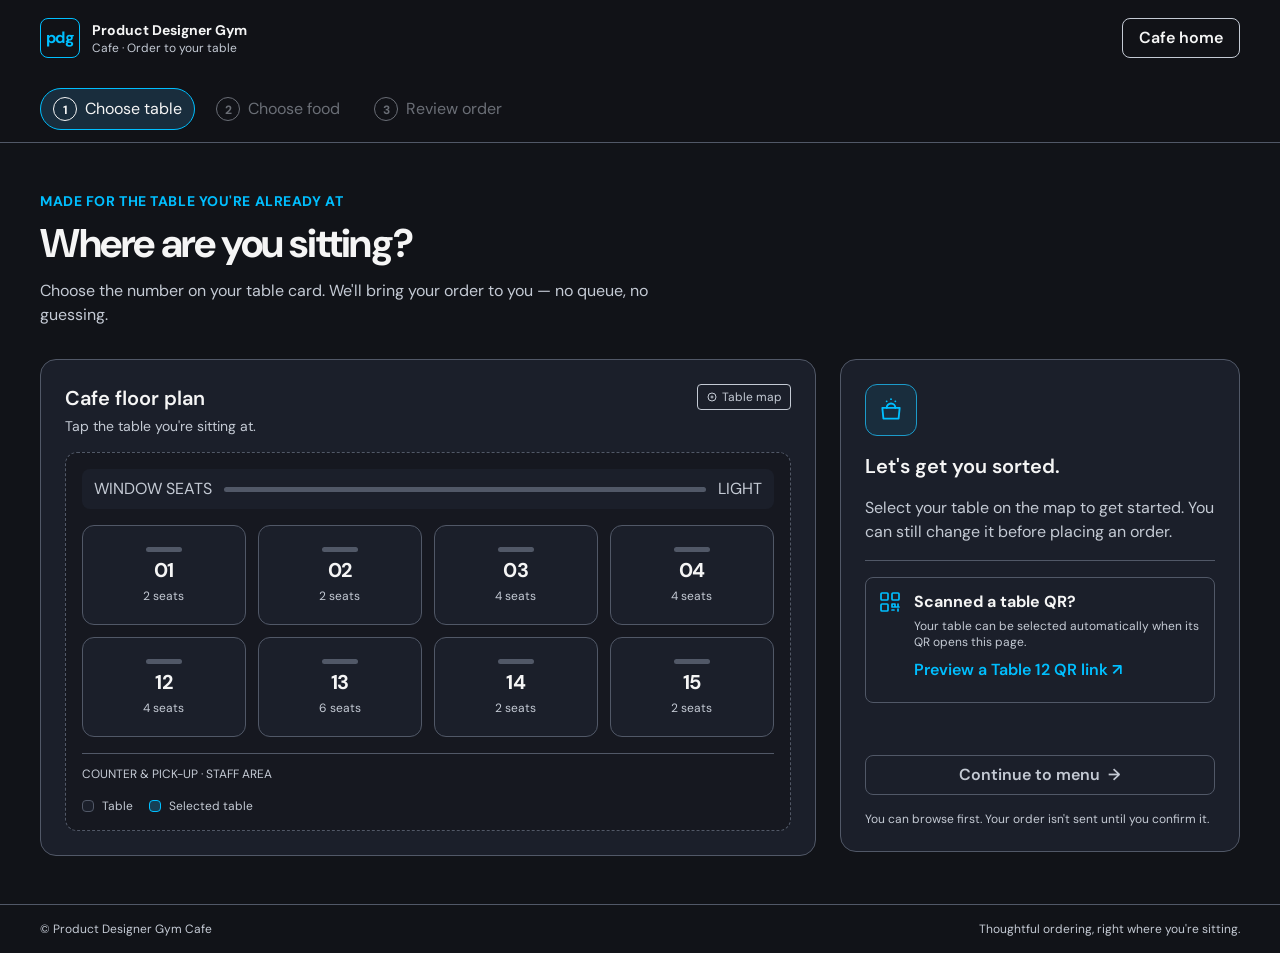
<file: order.html>
<!doctype html>
<html lang="en">
<head>
  <meta charset="utf-8">
  <meta name="viewport" content="width=device-width, initial-scale=1">
  <meta name="theme-color" content="#111318">
  <meta name="description" content="Order coffee and food to your seat at Product Designer Gym Cafe.">
  <title>Order to your table · Product Designer Gym Cafe</title>
  <link rel="preconnect" href="https://fonts.googleapis.com">
  <link rel="preconnect" href="https://fonts.gstatic.com" crossorigin>
  <link href="https://fonts.googleapis.com/css2?family=DM+Sans:opsz,wght@9..40,400..700&display=swap" rel="stylesheet">
  <link rel="stylesheet" href="../design-system/tokens.css">
  <link rel="stylesheet" href="../design-system/components/bundle.css">
  <style>
    :root { color-scheme: dark; }
    * { box-sizing: border-box; }
    html { scroll-behavior: smooth; }
    body { min-height: 100vh; margin: 0; background: var(--background); color: var(--text); font: var(--text-body); }
    button, input, select, textarea { font: inherit; }
    button { color: inherit; }
    a { color: var(--primary); text-decoration: none; }
    a:hover { color: var(--primary-hover); }
    button:focus-visible, a:focus-visible, input:focus-visible, select:focus-visible, textarea:focus-visible, summary:focus-visible { outline: var(--focus-ring-width) solid var(--primary); outline-offset: 2px; }
    [hidden] { display: none !important; }
    .shell { width: min(1200px, calc(100% - var(--space-5) - var(--space-5))); margin-inline: auto; }
    .site-header { position: sticky; top: 0; z-index: 20; background: color-mix(in srgb, var(--background) 94%, transparent); border-bottom: var(--border-width) solid var(--border); backdrop-filter: blur(14px); }
    .header-inner { display: flex; align-items: center; justify-content: space-between; gap: var(--space-4); min-height: 76px; }
    .brand { display: inline-flex; align-items: center; gap: var(--space-3); color: var(--text); text-decoration: none; min-width: 0; }
    .brand-mark { display: grid; place-items: center; width: 40px; height: 40px; border: var(--border-width) solid var(--primary); border-radius: var(--radius-2); color: var(--primary); font-weight: 700; letter-spacing: -0.06em; flex: none; }
    .brand-name { display: flex; flex-direction: column; line-height: 1.2; }
    .brand-name strong { font: var(--text-caption); font-weight: 700; }
    .brand-name span { color: var(--text-muted); font: var(--text-small); }
    .header-actions { display: flex; align-items: center; gap: var(--space-3); }
    .table-pill { display: inline-flex; align-items: center; gap: var(--space-2); padding: var(--space-2) var(--space-3); border: var(--border-width) solid var(--border); border-radius: var(--radius-full); color: var(--text-muted); white-space: nowrap; }
    .table-pill strong { color: var(--text); }
    .stepper { display: flex; align-items: center; gap: var(--space-2); overflow-x: auto; padding-block: var(--space-3); scrollbar-width: none; }
    .stepper::-webkit-scrollbar { display: none; }
    .step-tab { display: inline-flex; align-items: center; gap: var(--space-2); padding: var(--space-2) var(--space-3); border: var(--border-width) solid transparent; border-radius: var(--radius-full); background: transparent; color: var(--text-muted); white-space: nowrap; cursor: pointer; }
    .step-tab:disabled { opacity: .5; cursor: not-allowed; }
    .step-tab[aria-current="step"] { border-color: var(--primary); background: color-mix(in srgb, var(--primary) 9%, var(--surface)); color: var(--text); }
    .step-number { display: grid; place-items: center; width: 24px; height: 24px; border: var(--border-width) solid currentColor; border-radius: var(--radius-full); font-size: 12px; font-weight: 700; }
    .page-main { min-height: calc(100vh - 160px); padding-block: var(--space-7); }
    .step-view { animation: appear .18s ease-out; }
    @keyframes appear { from { opacity: .45; transform: translateY(4px); } to { opacity: 1; transform: translateY(0); } }
    .eyebrow { margin: 0; color: var(--primary); font: var(--text-caption); font-weight: 700; letter-spacing: .04em; text-transform: uppercase; }
    .page-title { margin: var(--space-2) 0 0; font: var(--text-h1); letter-spacing: -.035em; text-wrap: balance; }
    .page-lede { max-width: 660px; margin: var(--space-3) 0 0; color: var(--text-muted); }
    .section-intro { margin-bottom: var(--space-6); }
    .panel { min-width: 0; background: var(--surface); border: var(--border-width) solid var(--border); border-radius: var(--radius-4); }
    .panel-pad { padding: var(--space-5); }
    .panel-heading { display: flex; align-items: flex-start; justify-content: space-between; gap: var(--space-3); }
    .panel-heading h2, .panel-heading h3 { margin: 0; font: var(--text-h4); }
    .muted { color: var(--text-muted); }
    .small { font: var(--text-small); }
    .caption { font: var(--text-caption); }
    .table-layout { display: grid; grid-template-columns: minmax(0, 1.55fr) minmax(280px, .8fr); align-items: start; gap: var(--space-5); }
    .floor-panel { padding: var(--space-5); }
    .floor-plan { margin-top: var(--space-4); padding: var(--space-4); border: var(--border-width) dashed var(--border); border-radius: var(--radius-3); background: color-mix(in srgb, var(--background) 55%, var(--surface)); }
    .map-window { display: flex; align-items: center; justify-content: space-between; gap: var(--space-3); margin-bottom: var(--space-4); padding: var(--space-2) var(--space-3); border-radius: var(--radius-2); background: var(--surface); color: var(--text-muted); }
    .window-line { height: 5px; flex: 1; border-radius: var(--radius-full); background: var(--border); }
    .table-grid { display: grid; grid-template-columns: repeat(4, minmax(0, 1fr)); gap: var(--space-3); }
    .table-tile { display: flex; flex-direction: column; align-items: center; justify-content: center; gap: var(--space-1); min-height: 100px; padding: var(--space-2); border: var(--border-width) solid var(--border); border-radius: var(--radius-3); background: var(--surface); cursor: pointer; transition: border-color .12s, background-color .12s, transform .12s; }
    .table-tile:hover { border-color: var(--primary); transform: translateY(-1px); }
    .table-tile[aria-pressed="true"] { border: var(--border-width) solid var(--primary); background: color-mix(in srgb, var(--primary) 10%, var(--surface)); }
    .table-tile__number { font: var(--text-h4); font-weight: 700; letter-spacing: -.02em; }
    .table-tile__seats { color: var(--text-muted); font: var(--text-small); }
    .table-tile__shape { width: 36px; height: 5px; border-radius: var(--radius-full); background: var(--border); }
    .map-zone { margin-top: var(--space-4); padding-top: var(--space-3); border-top: var(--border-width) solid var(--border); color: var(--text-muted); font: var(--text-small); }
    .map-legend { display: flex; flex-wrap: wrap; gap: var(--space-4); margin-top: var(--space-4); color: var(--text-muted); font: var(--text-small); }
    .legend-item { display: inline-flex; align-items: center; gap: var(--space-2); }
    .legend-dot { width: 12px; height: 12px; border-radius: var(--radius-1); border: var(--border-width) solid var(--border); background: var(--surface); }
    .legend-dot--selected { border: var(--border-width) solid var(--primary); background: color-mix(in srgb, var(--primary) 20%, var(--surface)); }
    .join-panel { position: sticky; top: 148px; display: flex; flex-direction: column; gap: var(--space-4); padding: var(--space-5); }
    .join-icon { display: grid; place-items: center; width: 52px; height: 52px; border: var(--border-width) solid color-mix(in srgb, var(--primary) 65%, var(--border)); border-radius: var(--radius-3); color: var(--primary); background: color-mix(in srgb, var(--primary) 9%, var(--surface)); }
    .join-panel h2 { margin: 0; font: var(--text-h4); }
    .join-panel p { margin: 0; color: var(--text-muted); }
    .join-divider { height: var(--border-width); background: var(--border); }
    .qr-callout { display: flex; gap: var(--space-3); padding: var(--space-3); border: var(--border-width) solid var(--border); border-radius: var(--radius-2); }
    .qr-callout svg { flex: none; color: var(--primary); }
    .join-message { min-height: 20px; margin: 0; color: var(--warning) !important; font: var(--text-caption); }
    .full { width: 100%; }
    .menu-heading-row { display: flex; align-items: flex-end; justify-content: space-between; gap: var(--space-4); margin-bottom: var(--space-5); }
    .menu-heading-row h1 { margin: var(--space-2) 0 0; font: var(--text-h1); letter-spacing: -.035em; }
    .menu-layout { display: grid; grid-template-columns: minmax(0, 1fr) minmax(300px, 365px); align-items: start; gap: var(--space-5); }
    .menu-main { min-width: 0; }
    .category-list { display: flex; flex-wrap: wrap; gap: var(--space-2); margin-bottom: var(--space-5); }
    .category-chip { min-height: 40px; padding: var(--space-2) var(--space-4); border: var(--border-width) solid var(--border); border-radius: var(--radius-full); background: transparent; color: var(--text-muted); cursor: pointer; }
    .category-chip:hover { border-color: var(--primary); color: var(--text); }
    .category-chip[aria-pressed="true"] { border-color: var(--primary); background: var(--primary); color: var(--on-primary); font-weight: 700; }
    .menu-grid { display: grid; grid-template-columns: repeat(2, minmax(0, 1fr)); gap: var(--space-4); }
    .menu-card { display: flex; flex-direction: column; min-width: 0; padding: var(--space-4); background: var(--surface); border: var(--border-width) solid var(--border); border-radius: var(--radius-3); }
    .item-topline { display: flex; align-items: flex-start; justify-content: space-between; gap: var(--space-3); }
    .item-visual { display: grid; place-items: center; min-height: 92px; margin-bottom: var(--space-3); border-radius: var(--radius-2); border: var(--border-width) solid var(--border); background: color-mix(in srgb, var(--primary) 7%, var(--background)); font: var(--text-h1); }
    .item-category { align-self: flex-start; margin-bottom: var(--space-2); color: var(--primary); font: var(--text-small); font-weight: 700; text-transform: uppercase; letter-spacing: .04em; }
    .item-name { margin: 0; font: var(--text-h4); letter-spacing: -.02em; }
    .item-price { flex: none; color: var(--text); font-weight: 700; white-space: nowrap; }
    .item-description { margin: var(--space-2) 0 var(--space-3); color: var(--text-muted); font: var(--text-caption); }
    .tag-list { display: flex; flex-wrap: wrap; gap: var(--space-1); margin-bottom: var(--space-4); }
    .tag { padding: var(--space-1) var(--space-2); border-radius: var(--radius-1); background: var(--background); color: var(--text-muted); font: var(--text-small); }
    .menu-actions { display: flex; align-items: center; justify-content: space-between; gap: var(--space-2); margin-top: auto; }
    .menu-actions .pdg-btn { min-height: 40px; padding-inline: var(--space-3); }
    .text-button { border: 0; background: transparent; color: var(--primary); font-weight: 600; cursor: pointer; padding: var(--space-2) 0; text-align: left; }
    .text-button:hover { color: var(--primary-hover); text-decoration: underline; }
    .order-sidebar { position: sticky; top: 148px; display: flex; flex-direction: column; gap: var(--space-4); min-width: 0; }
    .cart-panel, .shared-panel { padding: var(--space-5); }
    .cart-empty { display: grid; justify-items: center; text-align: center; gap: var(--space-2); padding: var(--space-5) var(--space-3); border: var(--border-width) dashed var(--border); border-radius: var(--radius-2); }
    .cart-empty svg { color: var(--text-muted); }
    .cart-empty strong { font-weight: 700; }
    .cart-empty p { max-width: 240px; margin: 0; color: var(--text-muted); font: var(--text-caption); }
    .cart-lines { display: flex; flex-direction: column; gap: var(--space-3); margin-top: var(--space-4); }
    .cart-line { padding-bottom: var(--space-3); border-bottom: var(--border-width) solid var(--border); }
    .cart-line:last-child { padding-bottom: 0; border-bottom: 0; }
    .cart-line__top { display: flex; justify-content: space-between; gap: var(--space-3); }
    .cart-line__title { margin: 0; font-weight: 700; }
    .cart-line__meta { margin: var(--space-1) 0 0; color: var(--text-muted); font: var(--text-small); }
    .cart-line__actions { display: flex; align-items: center; gap: var(--space-2); margin-top: var(--space-2); }
    .qty-control { display: inline-flex; align-items: center; gap: var(--space-2); padding: 2px; border: var(--border-width) solid var(--border); border-radius: var(--radius-full); }
    .qty-control button { display: grid; place-items: center; width: 28px; height: 28px; border: 0; border-radius: var(--radius-full); background: transparent; color: var(--text); cursor: pointer; }
    .qty-control button:hover { background: var(--background); color: var(--primary); }
    .qty-control span { min-width: 14px; text-align: center; font: var(--text-caption); font-weight: 700; }
    .cart-line__price { padding-top: 2px; white-space: nowrap; font-weight: 700; }
    .cart-total { display: flex; flex-direction: column; gap: var(--space-2); margin-top: var(--space-4); padding-top: var(--space-4); border-top: var(--border-width) solid var(--border); }
    .total-row { display: flex; align-items: center; justify-content: space-between; gap: var(--space-3); }
    .total-row strong { font-weight: 700; }
    .cart-footnote { margin: 0; color: var(--text-muted); font: var(--text-small); }
    .shared-panel h2 { margin: 0; font: var(--text-h4); }
    .shared-subtitle { margin: var(--space-1) 0 var(--space-4); color: var(--text-muted); font: var(--text-caption); }
    .shared-orders { display: flex; flex-direction: column; gap: var(--space-3); }
    .shared-order { display: flex; gap: var(--space-3); align-items: flex-start; }
    .avatar { display: grid; place-items: center; width: 32px; height: 32px; flex: none; border-radius: var(--radius-full); background: color-mix(in srgb, var(--primary) 12%, var(--background)); border: var(--border-width) solid var(--border); color: var(--primary); font: var(--text-small); font-weight: 700; }
    .shared-order__body { flex: 1; min-width: 0; }
    .shared-order__top { display: flex; justify-content: space-between; gap: var(--space-2); }
    .shared-order__top strong { font-weight: 700; }
    .shared-order__items { margin: var(--space-1) 0 0; color: var(--text-muted); font: var(--text-small); }
    .shared-order__status { display: inline-block; margin-top: var(--space-1); color: var(--success); font: var(--text-small); }
    .shared-order__status--pending { color: var(--warning); }
    .table-total-callout { display: flex; flex-direction: column; gap: var(--space-1); margin-top: var(--space-4); padding: var(--space-3); border-radius: var(--radius-2); background: var(--background); }
    .table-total-callout .total-row { font-weight: 700; }
    .checkout-grid { display: grid; grid-template-columns: minmax(0, 1fr) minmax(300px, 365px); align-items: start; gap: var(--space-5); }
    .checkout-main, .checkout-summary { display: flex; flex-direction: column; gap: var(--space-4); min-width: 0; }
    .checkout-card { padding: var(--space-5); }
    .checkout-card h2 { margin: 0; font: var(--text-h4); }
    .checkout-card__intro { margin: var(--space-2) 0 0; color: var(--text-muted); font: var(--text-caption); }
    .review-lines { display: flex; flex-direction: column; gap: var(--space-3); margin-top: var(--space-4); }
    .review-line { display: flex; align-items: flex-start; gap: var(--space-3); padding-bottom: var(--space-3); border-bottom: var(--border-width) solid var(--border); }
    .review-line:last-child { padding-bottom: 0; border-bottom: 0; }
    .review-qty { display: grid; place-items: center; flex: none; width: 32px; height: 32px; border: var(--border-width) solid var(--border); border-radius: var(--radius-2); color: var(--text-muted); font: var(--text-caption); font-weight: 700; }
    .review-line__body { flex: 1; min-width: 0; }
    .review-line__title { display: flex; align-items: flex-start; justify-content: space-between; gap: var(--space-3); }
    .review-line__title strong { font-weight: 700; }
    .review-line__meta { margin: var(--space-1) 0 0; color: var(--text-muted); font: var(--text-small); }
    .review-line__note { margin: var(--space-2) 0 0; padding-left: var(--space-2); border-left: var(--border-width) solid var(--primary); color: var(--text-muted); font: var(--text-small); overflow-wrap: anywhere; }
    .review-line__actions { display: flex; flex-wrap: wrap; gap: var(--space-3); margin-top: var(--space-2); }
    .form-field { display: flex; flex-direction: column; gap: var(--space-2); min-width: 0; }
    .form-field label, .field-label { color: var(--text); font: var(--text-caption); font-weight: 700; }
    .form-field textarea, .form-field input, .form-field select { width: 100%; padding: var(--space-3); border: var(--border-width) solid var(--border); border-radius: var(--radius-2); background: var(--background); color: var(--text); }
    .form-field textarea { resize: vertical; min-height: 84px; }
    .form-field textarea::placeholder, .form-field input::placeholder { color: var(--text-muted); }
    .field-hint { margin: 0; color: var(--text-muted); font: var(--text-small); }
    .field-counter { align-self: flex-end; color: var(--text-muted); font: var(--text-small); }
    .field-error { color: var(--error); font: var(--text-caption); }
    .note-section { display: flex; flex-direction: column; gap: var(--space-3); }
    .allergy-check { display: flex; align-items: flex-start; gap: var(--space-3); padding: var(--space-3); border: var(--border-width) solid var(--border); border-radius: var(--radius-2); cursor: pointer; }
    .allergy-check input, .acknowledgement input { margin-top: 4px; accent-color: var(--primary); flex: none; width: 18px; height: 18px; }
    .allergy-check strong { display: block; font-weight: 700; }
    .allergy-check small { display: block; margin-top: var(--space-1); color: var(--text-muted); font: var(--text-small); }
    .allergy-detail { display: flex; flex-direction: column; gap: var(--space-3); padding: var(--space-3); border: var(--border-width) solid var(--warning); border-radius: var(--radius-2); }
    .allergy-warning { display: flex; gap: var(--space-2); color: var(--warning); font: var(--text-caption); }
    .allergy-warning svg { flex: none; margin-top: 2px; }
    .acknowledgement { display: flex; align-items: flex-start; gap: var(--space-2); color: var(--text-muted); font: var(--text-caption); }
    .payment-options { display: flex; flex-direction: column; gap: var(--space-2); margin-top: var(--space-4); }
    .payment-option { display: flex; align-items: flex-start; gap: var(--space-3); padding: var(--space-3); border: var(--border-width) solid var(--border); border-radius: var(--radius-2); cursor: pointer; }
    .payment-option:has(input:checked) { border-color: var(--primary); background: color-mix(in srgb, var(--primary) 7%, var(--surface)); }
    .payment-option input { margin-top: 4px; accent-color: var(--primary); flex: none; }
    .payment-option__content { flex: 1; }
    .payment-option__content strong { display: block; font-weight: 700; }
    .payment-option__content span { display: block; margin-top: var(--space-1); color: var(--text-muted); font: var(--text-small); }
    .summary-totals { display: flex; flex-direction: column; gap: var(--space-3); margin-top: var(--space-4); padding-top: var(--space-4); border-top: var(--border-width) solid var(--border); }
    .summary-total { font: var(--text-h3); font-weight: 700; letter-spacing: -.02em; }
    .secure-note { display: flex; align-items: flex-start; gap: var(--space-2); color: var(--text-muted); font: var(--text-small); }
    .secure-note svg { flex: none; }
    .confirmation { max-width: 760px; margin-inline: auto; }
    .success-panel { padding: var(--space-7); text-align: center; }
    .success-icon { display: grid; place-items: center; width: 72px; height: 72px; margin: 0 auto var(--space-4); border-radius: var(--radius-full); color: var(--success); border: 1px solid var(--success); background: color-mix(in srgb, var(--success) 9%, var(--surface)); }
    .success-panel h1 { margin: 0; font: var(--text-h1); letter-spacing: -.03em; }
    .success-panel > p { max-width: 560px; margin: var(--space-3) auto 0; color: var(--text-muted); }
    .order-reference { display: inline-flex; align-items: center; gap: var(--space-2); margin-top: var(--space-4); padding: var(--space-2) var(--space-3); border: var(--border-width) solid var(--border); border-radius: var(--radius-full); font: var(--text-caption); }
    .order-progress { display: grid; grid-template-columns: repeat(3, minmax(0, 1fr)); gap: var(--space-2); margin: var(--space-6) 0; text-align: left; }
    .progress-step { padding: var(--space-3); border: var(--border-width) solid var(--border); border-radius: var(--radius-2); color: var(--text-muted); font: var(--text-small); }
    .progress-step strong { display: block; margin-top: var(--space-2); color: var(--text); font: var(--text-caption); }
    .progress-step.is-active { border-color: var(--success); background: color-mix(in srgb, var(--success) 6%, var(--surface)); }
    .success-summary { max-width: 520px; margin: 0 auto; padding: var(--space-4); border-radius: var(--radius-3); background: var(--background); text-align: left; }
    .success-actions { display: flex; justify-content: center; flex-wrap: wrap; gap: var(--space-3); margin-top: var(--space-5); }
    .prototype-note { margin: var(--space-4) 0 0 !important; font: var(--text-small) !important; }
    .site-footer { border-top: var(--border-width) solid var(--border); padding-block: var(--space-4); color: var(--text-muted); font: var(--text-small); }
    .footer-inner { display: flex; justify-content: space-between; align-items: center; flex-wrap: wrap; gap: var(--space-3); }
    .footer-inner p { margin: 0; }
    .toast { position: fixed; z-index: 50; right: var(--space-5); bottom: var(--space-5); max-width: min(420px, calc(100% - var(--space-5) - var(--space-5))); padding: var(--space-3) var(--space-4); border: var(--border-width) solid var(--primary); border-radius: var(--radius-2); background: var(--surface); color: var(--text); font: var(--text-caption); }
    .dialog-backdrop { border: var(--border-width) solid var(--border); border-radius: var(--radius-4); padding: 0; width: min(520px, calc(100% - var(--space-5) - var(--space-5))); max-height: min(88vh, 760px); overflow: auto; background: var(--surface); color: var(--text); }
    .dialog-backdrop::backdrop { background: rgb(0 0 0 / 72%); backdrop-filter: blur(3px); }
    .dialog-inner { padding: var(--space-5); }
    .dialog-header { display: flex; align-items: flex-start; justify-content: space-between; gap: var(--space-3); margin-bottom: var(--space-4); }
    .dialog-header h2 { margin: 0; font: var(--text-h4); }
    .dialog-header p { margin: var(--space-1) 0 0; color: var(--text-muted); font: var(--text-caption); }
    .icon-button { display: grid; place-items: center; flex: none; width: 40px; height: 40px; border: var(--border-width) solid var(--border); border-radius: var(--radius-2); background: transparent; cursor: pointer; }
    .icon-button:hover { border-color: var(--primary); color: var(--primary); }
    .dialog-form { display: flex; flex-direction: column; gap: var(--space-4); }
    .radio-set { display: flex; flex-wrap: wrap; gap: var(--space-2); }
    .radio-pill { display: inline-flex; align-items: center; gap: var(--space-2); padding: var(--space-2) var(--space-3); border: var(--border-width) solid var(--border); border-radius: var(--radius-2); cursor: pointer; }
    .radio-pill:has(input:checked) { border-color: var(--primary); background: color-mix(in srgb, var(--primary) 8%, var(--background)); }
    .radio-pill input { accent-color: var(--primary); }
    .dialog-actions { display: flex; justify-content: flex-end; gap: var(--space-2); padding-top: var(--space-2); }
    .sr-only { position: absolute; width: 1px; height: 1px; padding: 0; margin: -1px; overflow: hidden; clip: rect(0, 0, 0, 0); white-space: nowrap; border: 0; }
    @media (max-width: 900px) {
      .table-layout, .menu-layout, .checkout-grid { grid-template-columns: minmax(0, 1fr); }
      .join-panel, .order-sidebar { position: static; }
      .order-sidebar { display: grid; grid-template-columns: repeat(2, minmax(0, 1fr)); align-items: start; }
      .cart-panel, .shared-panel { padding: var(--space-4); }
      .checkout-summary { order: -1; }
    }
    @media (max-width: 620px) {
      .shell { width: calc(100% - var(--space-4) - var(--space-4)); }
      .header-inner { min-height: 68px; }
      .brand-name span { display: none; }
      .brand-mark { width: 36px; height: 36px; }
      .header-actions .pdg-btn { display: none; }
      .table-pill { padding: var(--space-2); font: var(--text-small); }
      .stepper { margin-inline: calc(var(--space-4) * -1); padding-inline: var(--space-4); }
      .page-main { padding-block: var(--space-5); }
      .page-title, .menu-heading-row h1, .success-panel h1 { font: var(--text-h2); letter-spacing: -.03em; }
      .section-intro { margin-bottom: var(--space-5); }
      .floor-panel, .join-panel, .checkout-card, .success-panel { padding: var(--space-4); }
      .table-grid { grid-template-columns: repeat(2, minmax(0, 1fr)); }
      .table-tile { min-height: 84px; }
      .map-window { flex-wrap: wrap; }
      .menu-heading-row { display: block; }
      .menu-heading-row > .pdg-btn { margin-top: var(--space-3); }
      .menu-grid { grid-template-columns: minmax(0, 1fr); }
      .menu-card { display: grid; grid-template-columns: 72px minmax(0, 1fr); column-gap: var(--space-3); padding: var(--space-3); }
      .item-visual { grid-row: span 4; min-height: 72px; margin: 0; font: var(--text-h2); }
      .item-card-content { min-width: 0; display: flex; flex-direction: column; }
      .item-category { margin-bottom: var(--space-1); }
      .item-name { font: var(--text-h4); }
      .item-description { margin-top: var(--space-1); }
      .tag-list { margin-bottom: var(--space-3); }
      .menu-actions { grid-column: 2; justify-content: flex-start; }
      .menu-actions .pdg-btn { min-height: 40px; }
      .order-sidebar { grid-template-columns: minmax(0, 1fr); }
      .cart-panel, .shared-panel { padding: var(--space-4); }
      .order-progress { grid-template-columns: minmax(0, 1fr); }
      .progress-step { display: flex; align-items: center; gap: var(--space-2); }
      .progress-step strong { margin-top: 0; }
      .success-actions { flex-direction: column; }
      .success-actions .pdg-btn { width: 100%; }
      .toast { right: var(--space-3); bottom: var(--space-3); }
    }
    .mobile-action-bar { display: none; }
    .mobile-action-bar__inner { width: 100%; max-width: 560px; margin-inline: auto; display: flex; align-items: center; gap: var(--space-3); }
    .mobile-action-copy { display: flex; flex: 1; min-width: 0; flex-direction: column; gap: 2px; }
    .mobile-action-copy span { color: var(--text-muted); font: var(--text-small); }
    .mobile-action-copy strong { font: var(--text-h4); font-weight: 700; letter-spacing: -.02em; white-space: nowrap; }

    @media (max-width: 620px) {
      html, body { max-width: 100%; overflow-x: clip; }
      .shell { width: calc(100% - 32px); }
      .header-inner { gap: var(--space-2); }
      .brand { gap: var(--space-2); }
      .brand-name strong { font-size: 13px; }
      .header-actions { gap: var(--space-2); }
      .table-pill { max-width: 132px; overflow: hidden; }
      .table-pill > span:last-child { overflow: hidden; text-overflow: ellipsis; }
      .stepper { gap: 4px; }
      .step-tab { flex: 0 0 auto; padding: 7px 9px; font-size: 13px; }
      .step-number { width: 22px; height: 22px; }
      .page-main { padding-block: var(--space-5); }
      .section-intro { margin-bottom: var(--space-4); }
      .page-lede { font-size: 14px; line-height: 21px; }
      .panel { border-radius: var(--radius-3); }
      .floor-plan { padding: var(--space-3); }
      .table-grid { gap: var(--space-2); }
      .table-tile { min-height: 88px; }
      .map-window { gap: var(--space-2); font-size: 10px; }
      .window-line { min-width: 24px; }
      .map-legend { gap: var(--space-3); }
      .join-panel { gap: var(--space-3); }
      .menu-heading-row { margin-bottom: var(--space-4); }
      .menu-heading-row .page-lede { margin-top: var(--space-2); }
      .category-list { flex-wrap: nowrap; overflow-x: auto; margin: 0 -16px var(--space-4); padding: 0 16px 6px; scroll-snap-type: x proximity; scrollbar-width: none; }
      .category-list::-webkit-scrollbar { display: none; }
      .category-chip { flex: 0 0 auto; min-height: 42px; scroll-snap-align: start; }
      .menu-grid { gap: var(--space-3); }
      .menu-card { grid-template-columns: 68px minmax(0, 1fr); column-gap: var(--space-3); align-items: start; padding: var(--space-3); }
      .item-visual { grid-row: 1; align-self: start; width: 68px; height: 68px; min-height: 68px; margin: 0; font-size: 30px; }
      .item-card-content { gap: 0; }
      .item-topline { align-items: flex-start; gap: var(--space-2); }
      .item-name { font-size: 17px; line-height: 22px; }
      .item-price { font-size: 14px; }
      .item-description { margin-block: var(--space-2); line-height: 19px; }
      .tag-list { gap: 4px; margin-bottom: var(--space-3); }
      .tag { font-size: 11px; line-height: 15px; }
      .menu-actions { display: flex; flex-wrap: wrap; gap: var(--space-2); }
      .menu-actions .pdg-btn { min-height: 44px; padding-inline: var(--space-3); }
      .menu-actions .text-button { min-height: 44px; padding-inline: 2px; }
      .order-sidebar { gap: var(--space-3); }
      .cart-panel, .shared-panel { padding: var(--space-4); }
      .cart-line__actions { flex-wrap: wrap; }
      .checkout-grid { gap: var(--space-3); }
      .checkout-summary { order: 0; }
      .checkout-main, .checkout-summary { gap: var(--space-3); }
      .checkout-card { padding: var(--space-4); }
      .review-line { gap: var(--space-2); }
      .review-line__title { gap: var(--space-2); }
      .review-line__actions { gap: var(--space-3); }
      .form-field textarea { font-size: 16px; }
      .payment-option { padding: var(--space-3); }
      .order-progress { margin-block: var(--space-4); }
      .mobile-action-bar { position: fixed; z-index: 30; right: 0; bottom: 0; left: 0; display: block; padding: var(--space-3) 16px max(12px, env(safe-area-inset-bottom)); border-top: var(--border-width) solid var(--border); background: color-mix(in srgb, var(--background) 92%, transparent); backdrop-filter: blur(16px); }
      .mobile-action-bar .pdg-btn { flex: 0 0 auto; max-width: 58%; min-height: 48px; padding-inline: var(--space-3); white-space: nowrap; }
      body[data-step="menu"] .page-main, body[data-step="checkout"] .page-main { padding-bottom: calc(104px + env(safe-area-inset-bottom)); }
      .site-footer { padding-bottom: calc(var(--space-4) + env(safe-area-inset-bottom)); }
      .footer-inner { align-items: flex-start; flex-direction: column; gap: var(--space-1); }
      .toast { right: 12px; bottom: calc(84px + env(safe-area-inset-bottom)); left: 12px; max-width: none; }
      .dialog-backdrop { width: calc(100% - 24px); max-height: 86dvh; margin-block: auto; }
      .dialog-inner { padding: var(--space-4); }
    }
    @media (max-width: 380px) {
      .brand-name strong { max-width: 132px; white-space: nowrap; overflow: hidden; text-overflow: ellipsis; }
      .step-tab { gap: 5px; padding-inline: 7px; font-size: 12px; }
      .mobile-action-bar .pdg-btn { font-size: 14px; }
      .menu-card { grid-template-columns: 56px minmax(0, 1fr); gap: var(--space-2); }
      .item-visual { width: 56px; height: 56px; min-height: 56px; }
      .menu-actions .pdg-btn { flex: 1 1 auto; }
    }
    @media (prefers-reduced-motion: reduce) {
      *, *::before, *::after { scroll-behavior: auto !important; animation-duration: .01ms !important; animation-iteration-count: 1 !important; transition-duration: .01ms !important; }
    }
  </style>
</head>
<body data-step="table">
  <header class="site-header">
    <div class="shell header-inner">
      <a class="brand" href="./" aria-label="Product Designer Gym Cafe home">
        <span class="brand-mark" aria-hidden="true">pdg</span>
        <span class="brand-name"><strong>Product Designer Gym</strong><span>Cafe · Order to your table</span></span>
      </a>
      <div class="header-actions">
        <span class="table-pill" id="headerTablePill" hidden><span aria-hidden="true">⌁</span><span>Ordering at <strong id="headerTableName">—</strong></span></span>
        <a class="pdg-btn pdg-btn--secondary body" href="./">Cafe home</a>
      </div>
    </div>
    <nav class="shell stepper" aria-label="Ordering steps">
      <button type="button" class="step-tab" id="stepTabTable" data-go-step="table" aria-current="step"><span class="step-number">1</span><span>Choose table</span></button>
      <button type="button" class="step-tab" id="stepTabMenu" data-go-step="menu" disabled><span class="step-number">2</span><span>Choose food</span></button>
      <button type="button" class="step-tab" id="stepTabCheckout" data-go-step="checkout" disabled><span class="step-number">3</span><span>Review order</span></button>
    </nav>
  </header>

  <main class="shell page-main">
    <section class="step-view" id="tableStep" aria-labelledby="tableHeading">
      <div class="section-intro">
        <p class="eyebrow">Made for the table you're already at</p>
        <h1 class="page-title" id="tableHeading">Where are you sitting?</h1>
        <p class="page-lede">Choose the number on your table card. We'll bring your order to you — no queue, no guessing.</p>
      </div>
      <div class="table-layout">
        <section class="panel floor-panel" aria-labelledby="floorHeading">
          <div class="panel-heading">
            <div><h2 id="floorHeading">Cafe floor plan</h2><p class="caption muted" style="margin:var(--space-1) 0 0">Tap the table you're sitting at.</p></div>
            <span class="pdg-badge pdg-badge--neutral small"><svg width="12" height="12" viewBox="0 0 24 24" fill="none" stroke="currentColor" stroke-width="2" aria-hidden="true"><circle cx="12" cy="12" r="8"/><circle cx="12" cy="12" r="2"/></svg> Table map</span>
          </div>
          <div class="floor-plan">
            <div class="map-window"><span>WINDOW SEATS</span><span class="window-line" aria-hidden="true"></span><span>LIGHT</span></div>
            <div class="table-grid" role="group" aria-label="Select the table you are seated at">
              <button type="button" class="table-tile" data-table-id="T01" aria-pressed="false" aria-label="Table 1, two seats"><span class="table-tile__shape" aria-hidden="true"></span><span class="table-tile__number">01</span><span class="table-tile__seats">2 seats</span></button>
              <button type="button" class="table-tile" data-table-id="T02" aria-pressed="false" aria-label="Table 2, two seats"><span class="table-tile__shape" aria-hidden="true"></span><span class="table-tile__number">02</span><span class="table-tile__seats">2 seats</span></button>
              <button type="button" class="table-tile" data-table-id="T03" aria-pressed="false" aria-label="Table 3, four seats"><span class="table-tile__shape" aria-hidden="true"></span><span class="table-tile__number">03</span><span class="table-tile__seats">4 seats</span></button>
              <button type="button" class="table-tile" data-table-id="T04" aria-pressed="false" aria-label="Table 4, four seats"><span class="table-tile__shape" aria-hidden="true"></span><span class="table-tile__number">04</span><span class="table-tile__seats">4 seats</span></button>
              <button type="button" class="table-tile" data-table-id="T12" aria-pressed="false" aria-label="Table 12, four seats"><span class="table-tile__shape" aria-hidden="true"></span><span class="table-tile__number">12</span><span class="table-tile__seats">4 seats</span></button>
              <button type="button" class="table-tile" data-table-id="T13" aria-pressed="false" aria-label="Table 13, six seats"><span class="table-tile__shape" aria-hidden="true"></span><span class="table-tile__number">13</span><span class="table-tile__seats">6 seats</span></button>
              <button type="button" class="table-tile" data-table-id="T14" aria-pressed="false" aria-label="Table 14, two seats"><span class="table-tile__shape" aria-hidden="true"></span><span class="table-tile__number">14</span><span class="table-tile__seats">2 seats</span></button>
              <button type="button" class="table-tile" data-table-id="T15" aria-pressed="false" aria-label="Table 15, two seats"><span class="table-tile__shape" aria-hidden="true"></span><span class="table-tile__number">15</span><span class="table-tile__seats">2 seats</span></button>
            </div>
            <div class="map-zone">COUNTER & PICK-UP · STAFF AREA</div>
            <div class="map-legend"><span class="legend-item"><span class="legend-dot" aria-hidden="true"></span>Table</span><span class="legend-item"><span class="legend-dot legend-dot--selected" aria-hidden="true"></span>Selected table</span></div>
          </div>
        </section>
        <aside class="panel join-panel" aria-labelledby="joinHeading">
          <div class="join-icon" aria-hidden="true"><svg width="26" height="26" viewBox="0 0 24 24" fill="none" stroke="currentColor" stroke-width="1.7" stroke-linecap="round" stroke-linejoin="round"><path d="M4 10h16l-1 10H5L4 10Z"/><path d="M8 10a4 4 0 0 1 8 0"/><path d="M8 4h.01M12 2h.01M16 4h.01"/></svg></div>
          <h2 id="joinHeading">Let's get you sorted.</h2>
          <p id="selectedTableCopy">Select your table on the map to get started. You can still change it before placing an order.</p>
          <div class="join-divider"></div>
          <div class="qr-callout">
            <svg width="24" height="24" viewBox="0 0 24 24" fill="none" stroke="currentColor" stroke-width="1.7" stroke-linecap="round" stroke-linejoin="round" aria-hidden="true"><rect x="3" y="3" width="7" height="7" rx="1"/><rect x="14" y="3" width="7" height="7" rx="1"/><rect x="3" y="14" width="7" height="7" rx="1"/><path d="M14 14h3v3h-3zM20 14v2M14 20h2M20 19v2M18 17h3"/></svg>
            <div><strong>Scanned a table QR?</strong><p class="small" style="margin:var(--space-1) 0 0">Your table can be selected automatically when its QR opens this page.</p><button type="button" class="text-button" id="previewQr">Preview a Table 12 QR link ↗</button></div>
          </div>
          <p class="join-message" id="tableSelectError" role="status" aria-live="polite"></p>
          <button type="button" class="pdg-btn pdg-btn--primary body full" id="continueToMenu" disabled>Continue to menu <span aria-hidden="true">→</span></button>
          <p class="small muted">You can browse first. Your order isn't sent until you confirm it.</p>
        </aside>
      </div>
    </section>

    <section class="step-view" id="menuStep" aria-labelledby="menuHeading" hidden>
      <div class="menu-heading-row">
        <div><p class="eyebrow">Good things, coming your way</p><h1 id="menuHeading">What sounds good?</h1><p class="page-lede">Choose your favourites and we'll bring them to your table.</p></div>
        <button type="button" class="pdg-btn pdg-btn--secondary body" id="changeTableFromMenu"><span aria-hidden="true">⌁</span> <span id="changeTableLabel">Change table</span></button>
      </div>
      <div class="menu-layout">
        <div class="menu-main">
          <div class="category-list" id="categoryList" role="group" aria-label="Filter menu by category"></div>
          <div class="menu-grid" id="menuGrid" aria-live="polite"></div>
        </div>
        <aside class="order-sidebar" aria-label="Your cart and table orders">
          <section class="panel cart-panel" id="cartPanel" aria-labelledby="cartHeading"></section>
          <section class="panel shared-panel" id="sharedPanel" aria-labelledby="sharedHeading"></section>
        </aside>
      </div>
    </section>

    <section class="step-view" id="checkoutStep" aria-labelledby="checkoutHeading" hidden>
      <div class="section-intro">
        <p class="eyebrow">One last look</p>
        <h1 class="page-title" id="checkoutHeading">Review your order</h1>
        <p class="page-lede">Check the items and leave any helpful details. The order goes to Table <span id="checkoutTableName">—</span> when you place it.</p>
      </div>
      <div class="checkout-grid">
        <div class="checkout-main">
          <section class="panel checkout-card" aria-labelledby="reviewItemsHeading">
            <div class="panel-heading"><div><h2 id="reviewItemsHeading">Your items</h2><p class="checkout-card__intro">Only your unsubmitted items are listed here.</p></div><button type="button" class="text-button" id="backToMenu">Add more</button></div>
            <div class="review-lines" id="checkoutItems"></div>
          </section>
          <section class="panel checkout-card note-section" aria-labelledby="orderNotesHeading">
            <div><h2 id="orderNotesHeading">Anything else we should know?</h2><p class="checkout-card__intro">Optional. Add a note for the café, like bringing your items together.</p></div>
            <div class="form-field"><label for="orderNote">Note for the whole order</label><textarea id="orderNote" maxlength="160" placeholder="e.g. Please bring the drinks and pastries together." aria-describedby="orderNoteHint orderNoteCount"></textarea><div style="display:flex;justify-content:space-between;gap:var(--space-3)"><p class="field-hint" id="orderNoteHint">Please keep the note short and specific.</p><span class="field-counter" id="orderNoteCount">0/160</span></div></div>
          </section>
          <section class="panel checkout-card note-section" aria-labelledby="allergyHeading">
            <div><h2 id="allergyHeading">Allergies or dietary needs</h2><p class="checkout-card__intro">Menu allergen details are available on each item. Tell us here if the café needs to check something before preparing your order.</p></div>
            <label class="allergy-check" for="hasAllergy"><input type="checkbox" id="hasAllergy"><span><strong>I need to tell the café about an allergy or dietary requirement</strong><small>Only check this if you need the team to follow up on a specific requirement.</small></span></label>
            <div id="allergyDetails" class="allergy-detail" hidden>
              <div class="allergy-warning"><svg width="18" height="18" viewBox="0 0 24 24" fill="none" stroke="currentColor" stroke-width="1.8" stroke-linecap="round" stroke-linejoin="round" aria-hidden="true"><path d="m12 3 10 18H2L12 3Z"/><path d="M12 9v5M12 17h.01"/></svg><span><strong>Please speak to a team member before ordering.</strong> A written note alone cannot guarantee that food is safe for your allergy.</span></div>
              <div class="form-field"><label for="allergyNote">Which allergen or requirement applies?</label><textarea id="allergyNote" maxlength="160" placeholder="e.g. Peanut allergy — please confirm safe preparation." aria-describedby="allergyNoteHint"></textarea><p class="field-hint" id="allergyNoteHint">This is shared with the café team with your order.</p></div>
              <label class="acknowledgement" for="allergyAcknowledgement"><input type="checkbox" id="allergyAcknowledgement"><span>I understand I need to confirm safe preparation with a café team member.</span></label>
              <p class="field-error" id="allergyError" role="alert" hidden></p>
            </div>
          </section>
        </div>
        <aside class="checkout-summary">
          <section class="panel checkout-card" aria-labelledby="billingHeading">
            <h2 id="billingHeading">Who is paying?</h2>
            <p class="checkout-card__intro">Everyone can order separately. Choose whose bill you'd like this order to go on.</p>
            <div class="payment-options" role="radiogroup" aria-label="Choose who will pay">
              <label class="payment-option"><input type="radio" name="paymentScope" value="mine" checked><span class="payment-option__content"><strong>Just my items</strong><span>Keep your bill separate from the table.</span></span></label>
              <label class="payment-option"><input type="radio" name="paymentScope" value="table"><span class="payment-option__content"><strong>The whole table</strong><span>Include the other outstanding table orders.</span></span></label>
            </div>
            <div class="summary-totals" id="checkoutTotals"></div>
            <p class="secure-note"><svg width="16" height="16" viewBox="0 0 24 24" fill="none" stroke="currentColor" stroke-width="1.7" stroke-linecap="round" stroke-linejoin="round" aria-hidden="true"><rect x="4" y="10" width="16" height="11" rx="2"/><path d="M8 10V7a4 4 0 0 1 8 0v3"/></svg><span>This prototype doesn't take a payment. Your choice records how the bill should be handled.</span></p>
            <p class="field-error" id="checkoutError" role="alert" hidden></p>
            <button type="button" class="pdg-btn pdg-btn--primary body full" id="placeOrderButton">Place order</button>
            <button type="button" class="pdg-btn pdg-btn--ghost body full" id="backToMenuSecondary">Return to menu</button>
          </section>
          <section class="panel checkout-card" aria-labelledby="tableBillHeading">
            <h2 id="tableBillHeading">Already ordered here</h2>
            <p class="checkout-card__intro">These items are from other guests. They stay on the table bill unless you choose to cover everyone.</p>
            <div id="checkoutSharedOrders" class="shared-orders" style="margin-top:var(--space-4)"></div>
          </section>
        </aside>
      </div>
    </section>

    <section class="step-view confirmation" id="confirmationStep" aria-labelledby="confirmationHeading" hidden>
      <div class="panel success-panel">
        <div class="success-icon" aria-hidden="true"><svg width="38" height="38" viewBox="0 0 24 24" fill="none" stroke="currentColor" stroke-width="1.8" stroke-linecap="round" stroke-linejoin="round"><path d="m5 12 4 4L19 6"/></svg></div>
        <p class="eyebrow">All sent to the café</p>
        <h1 id="confirmationHeading">Order placed.</h1>
        <p id="confirmationCopy">Your order has been added to the table's order list.</p>
        <div class="order-reference"><span class="pdg-badge pdg-badge--success small"><svg width="12" height="12" viewBox="0 0 24 24" fill="none" stroke="currentColor" stroke-width="2" stroke-linecap="round" stroke-linejoin="round" aria-hidden="true"><path d="m5 12 4 4L19 6"/></svg> Received</span><span id="orderReference">Order #PDG-1001</span><span>·</span><span id="confirmationTable">Table —</span></div>
        <div class="order-progress" aria-label="Order progress">
          <div class="progress-step is-active"><span aria-hidden="true">✓</span><strong>Order received</strong></div>
          <div class="progress-step"><span aria-hidden="true">Ⅱ</span><strong>Preparing</strong></div>
          <div class="progress-step"><span aria-hidden="true">⌂</span><strong>Coming to your table</strong></div>
        </div>
        <div class="success-summary" id="successSummary"></div>
        <p class="prototype-note muted">Prototype preview: this confirmation is local to this browser. A live version would send the order to the café system and update these statuses.</p>
        <div class="success-actions"><button type="button" class="pdg-btn pdg-btn--primary body" id="orderMoreButton">Order something else</button><a class="pdg-btn pdg-btn--secondary body" href="./">Back to cafe home</a></div>
      </div>
    </section>
  </main>

  <footer class="site-footer"><div class="shell footer-inner"><p>© Product Designer Gym Cafe</p><p>Thoughtful ordering, right where you're sitting.</p></div></footer>

  <div class="mobile-action-bar" id="mobileCartBar" hidden aria-label="Your cart summary">
    <div class="mobile-action-bar__inner">
      <div class="mobile-action-copy"><span id="mobileCartCount">Your order · 0 items</span><strong id="mobileCartTotal">$0.00</strong></div>
      <button type="button" class="pdg-btn pdg-btn--primary body" id="mobileReviewOrder">Review order <span aria-hidden="true">→</span></button>
    </div>
  </div>
  <div class="mobile-action-bar" id="mobileCheckoutBar" hidden aria-label="Checkout action">
    <div class="mobile-action-bar__inner">
      <div class="mobile-action-copy"><span id="mobileCheckoutLabel">Order total</span><strong id="mobileCheckoutTotal">$0.00</strong></div>
      <button type="button" class="pdg-btn pdg-btn--primary body" id="mobilePlaceOrderButton">Place order</button>
    </div>
  </div>

  <div id="toast" class="toast" role="status" aria-live="polite" hidden></div>
  <dialog class="dialog-backdrop" id="customizerDialog" aria-labelledby="customizerTitle"></dialog>

  <script>
    (() => {
      'use strict';
      const $ = (selector, root = document) => root.querySelector(selector);
      const $$ = (selector, root = document) => [...root.querySelectorAll(selector)];
      const money = new Intl.NumberFormat('en-US', { style: 'currency', currency: 'USD' });
      const formatMoney = value => money.format(value);
      const escapeHTML = value => String(value ?? '').replace(/[&<>"']/g, character => ({ '&': '&amp;', '<': '&lt;', '>': '&gt;', '"': '&quot;', "'": '&#39;' }[character]));
      const tableIds = ['T01', 'T02', 'T03', 'T04', 'T12', 'T13', 'T14', 'T15'];
      const tableSeats = { T01: 2, T02: 2, T03: 4, T04: 4, T12: 4, T13: 6, T14: 2, T15: 2 };
      const categories = ['All', 'Coffee', 'Cold drinks', 'Food', 'Bakery'];
      const menuItems = [
        { id: 'flat-white', name: 'Flat White', category: 'Coffee', group: 'coffee', price: 4.50, desc: 'Double ristretto with silky microfoam.', emoji: '☕', tags: ['Contains milk'], allergens: 'Milk', drink: true, coffee: true },
        { id: 'cappuccino', name: 'Cappuccino', category: 'Coffee', group: 'coffee', price: 4.50, desc: 'Espresso, steamed milk and a soft foam top.', emoji: '☕', tags: ['Contains milk'], allergens: 'Milk', drink: true, coffee: true },
        { id: 'iced-latte', name: 'Iced Latte', category: 'Cold drinks', group: 'cold', price: 5.00, desc: 'Chilled espresso over ice and your milk of choice.', emoji: '🧋', tags: ['Contains milk by default'], allergens: 'Milk when made with dairy milk', drink: true, coffee: false },
        { id: 'cold-brew', name: 'Cold Brew', category: 'Cold drinks', group: 'cold', price: 5.00, desc: 'Slow-steeped coffee, served chilled.', emoji: '🧊', tags: ['Dairy-free by default'], allergens: 'No listed major allergens in the standard recipe; ask staff to confirm', drink: true, coffee: false },
        { id: 'protein-bowl', name: 'Protein Bowl', category: 'Food', group: 'food', price: 12.00, desc: 'Grains, egg, greens and tahini dressing.', emoji: '🥗', tags: ['Vegetarian'], allergens: 'Egg, sesame; check grains and cross-contact with staff', drink: false, coffee: false },
        { id: 'avocado-toast', name: 'Avocado Toast', category: 'Food', group: 'food', price: 9.50, desc: 'Smashed avocado, herbs and toasted sourdough.', emoji: '🥑', tags: ['Vegetarian'], allergens: 'Wheat/gluten; check recipe and cross-contact with staff', drink: false, coffee: false },
        { id: 'croissant', name: 'Butter Croissant', category: 'Bakery', group: 'bakery', price: 3.80, desc: 'Flaky, buttery and baked fresh each morning.', emoji: '🥐', tags: ['Contains milk', 'Contains wheat'], allergens: 'Wheat/gluten, milk; may contain egg', drink: false, coffee: false },
        { id: 'banana-bread', name: 'Banana Bread', category: 'Bakery', group: 'bakery', price: 4.20, desc: 'A soft slice with ripe banana and warming spice.', emoji: '🍞', tags: ['Vegetarian'], allergens: 'Check recipe for wheat/gluten, egg and possible nuts with staff', drink: false, coffee: false }
      ];
      const seedOrders = {
        T12: [
          { id: 'seed-1', guest: 'Alex', initials: 'A', items: [{ name: 'Iced Latte', quantity: 1 }], total: 5.00, status: 'Preparing', scope: 'mine' },
          { id: 'seed-2', guest: 'Maya', initials: 'M', items: [{ name: 'Protein Bowl', quantity: 1 }], total: 12.00, status: 'Order received', scope: 'mine' }
        ]
      };
      const localOrders = {};
      let activeTable = null;
      let activeStep = 'table';
      let activeCategory = 'All';
      let cart = [];
      let checkoutNote = '';
      let allergyEnabled = false;
      let allergyText = '';
      let allergyAcknowledged = false;
      let billingScope = 'mine';
      let nextLineId = 1;
      let nextOrderNumber = 1001;
      let toastTimer;
      let editingLineId = null;
      let customizerItemId = null;

      const stepViews = { table: $('#tableStep'), menu: $('#menuStep'), checkout: $('#checkoutStep'), confirmation: $('#confirmationStep') };
      const stepButtons = { table: $('#stepTabTable'), menu: $('#stepTabMenu'), checkout: $('#stepTabCheckout') };

      function getItem(itemId) { return menuItems.find(item => item.id === itemId); }
      function getLine(lineId) { return cart.find(line => line.lineId === lineId); }
      function tableName(id = activeTable) { return id ? id.replace('T', 'Table ') : 'your table'; }
      function sharedOrders(table = activeTable) { return [...(seedOrders[table] || []), ...(localOrders[table] || [])]; }
      function lineUnitPrice(line) {
        const item = getItem(line.itemId);
        if (!item) return 0;
        let value = item.price;
        if (item.drink && line.size === 'Large') value += 0.75;
        if (item.drink && ['Oat milk', 'Almond milk'].includes(line.milk)) value += 0.50;
        if (item.coffee && line.extraShot) value += 0.80;
        return value;
      }
      function cartTotal() { return cart.reduce((sum, line) => sum + lineUnitPrice(line) * line.quantity, 0); }
      function sharedTotal(table = activeTable) { return sharedOrders(table).reduce((sum, order) => sum + order.total, 0); }
      function tableTotal() { return cartTotal() + sharedTotal(); }
      function cartCount() { return cart.reduce((sum, line) => sum + line.quantity, 0); }
      function updateMobileBars() {
        const count = cartCount();
        const cartBar = $('#mobileCartBar');
        const checkoutBar = $('#mobileCheckoutBar');
        if (!cartBar || !checkoutBar) return;
        cartBar.hidden = !(activeStep === 'menu' && count > 0);
        checkoutBar.hidden = !(activeStep === 'checkout' && count > 0);
        $('#mobileCartCount').textContent = `Your order · ${count} ${count === 1 ? 'item' : 'items'}`;
        $('#mobileCartTotal').textContent = formatMoney(cartTotal());
        const checkoutAmount = billingScope === 'table' ? tableTotal() : cartTotal();
        $('#mobileCheckoutLabel').textContent = billingScope === 'table' ? 'Whole table bill' : 'Your total';
        $('#mobileCheckoutTotal').textContent = formatMoney(checkoutAmount);
        $('#mobilePlaceOrderButton').textContent = $('#placeOrderButton').textContent || 'Place order';
      }
      function lineSignature(line) { return [line.itemId, line.size || '', line.milk || '', Boolean(line.extraShot), (line.note || '').trim()].join('|'); }
      function showToast(message) {
        const toast = $('#toast');
        toast.textContent = message;
        toast.hidden = false;
        window.clearTimeout(toastTimer);
        toastTimer = window.setTimeout(() => { toast.hidden = true; }, 3200);
      }
      function selectTable(tableId) {
        if (!tableIds.includes(tableId)) return;
        activeTable = tableId;
        $$('[data-table-id]').forEach(button => button.setAttribute('aria-pressed', String(button.dataset.tableId === tableId)));
        $('#selectedTableCopy').textContent = `Table ${tableId.replace('T', '')} selected · ${tableSeats[tableId]} seats. Your cart will stay with you if you change tables before placing an order.`;
        $('#continueToMenu').disabled = false;
        $('#tableSelectError').textContent = '';
        $('#headerTablePill').hidden = false;
        $('#headerTableName').textContent = tableId.replace('T', '');
      }
      function goToStep(step) {
        if (step === 'menu' && !activeTable) {
          $('#tableSelectError').textContent = 'Choose the table you are sitting at to continue.';
          return;
        }
        if (step === 'checkout' && cart.length === 0) {
          showToast('Add at least one item before reviewing your order.');
          return;
        }
        if (step === 'menu') { renderMenu(); renderCart(); renderSharedOrders(); }
        if (step === 'checkout') { captureCheckoutFields(); renderCheckout(); }
        activeStep = step;
        Object.entries(stepViews).forEach(([key, element]) => { element.hidden = key !== step; });
        Object.entries(stepButtons).forEach(([key, button]) => {
          button.disabled = (key === 'menu' && !activeTable) || (key === 'checkout' && cart.length === 0);
          button.removeAttribute('aria-current');
          if (key === step) button.setAttribute('aria-current', 'step');
        });
        document.body.dataset.step = step;
        updateMobileBars();
        window.scrollTo({ top: 0, behavior: window.matchMedia('(prefers-reduced-motion: reduce)').matches ? 'auto' : 'smooth' });
      }
      function renderCategories() {
        $('#categoryList').innerHTML = categories.map(category => `<button type="button" class="category-chip" data-category="${escapeHTML(category)}" aria-pressed="${category === activeCategory}">${escapeHTML(category)}</button>`).join('');
      }
      function renderMenu() {
        $('#menuHeading').textContent = `What sounds good?`;
        $('#changeTableLabel').textContent = `Change · ${tableName()}`;
        renderCategories();
        const visibleItems = menuItems.filter(item => activeCategory === 'All' || item.category === activeCategory);
        $('#menuGrid').innerHTML = visibleItems.map(item => `
          <article class="menu-card">
            <div class="item-visual" aria-hidden="true">${item.emoji}</div>
            <div class="item-card-content">
              <div class="item-category">${escapeHTML(item.category)}</div>
              <div class="item-topline"><h2 class="item-name">${escapeHTML(item.name)}</h2><span class="item-price">${formatMoney(item.price)}</span></div>
              <p class="item-description">${escapeHTML(item.desc)}</p>
              <div class="tag-list">${item.tags.map(tag => `<span class="tag">${escapeHTML(tag)}</span>`).join('')}</div>
              <div class="menu-actions"><button type="button" class="pdg-btn pdg-btn--primary body" data-action="quick-add" data-item-id="${item.id}">Add · ${formatMoney(item.price)}</button><button type="button" class="text-button" data-action="customize" data-item-id="${item.id}">Customise</button></div>
            </div>
          </article>`).join('');
      }
      function optionSummary(line) {
        const item = getItem(line.itemId);
        const parts = [];
        if (item && item.drink) {
          parts.push(line.size || 'Regular');
          if (line.milk) parts.push(line.milk);
          if (item.coffee && line.extraShot) parts.push('Extra shot');
        }
        return parts.join(' · ');
      }
      function renderCart() {
        const count = cartCount();
        const lineMarkup = cart.map(line => {
          const item = getItem(line.itemId);
          const meta = [optionSummary(line), line.note ? `Note: ${line.note}` : ''].filter(Boolean).join(' · ');
          return `<div class="cart-line">
            <div class="cart-line__top"><div><p class="cart-line__title">${escapeHTML(item.name)}</p><p class="cart-line__meta">${escapeHTML(meta || 'Standard')}</p></div><span class="cart-line__price">${formatMoney(lineUnitPrice(line) * line.quantity)}</span></div>
            <div class="cart-line__actions"><div class="qty-control" aria-label="Quantity for ${escapeHTML(item.name)}"><button type="button" data-action="quantity" data-line-id="${line.lineId}" data-delta="-1" aria-label="Remove one ${escapeHTML(item.name)}">−</button><span>${line.quantity}</span><button type="button" data-action="quantity" data-line-id="${line.lineId}" data-delta="1" aria-label="Add one ${escapeHTML(item.name)}">+</button></div><button type="button" class="text-button small" data-action="edit-line" data-line-id="${line.lineId}">Edit</button><button type="button" class="text-button small" data-action="remove-line" data-line-id="${line.lineId}">Remove</button></div>
          </div>`;
        }).join('');
        $('#cartPanel').innerHTML = `
          <div class="panel-heading"><div><h2 id="cartHeading">Your order</h2><p class="caption muted" style="margin:var(--space-1) 0 0">Your items · ${count}</p></div><span class="pdg-badge ${count ? 'pdg-badge--success' : 'pdg-badge--neutral'} small">${count ? `${count} ${count === 1 ? 'item' : 'items'}` : 'Empty'}</span></div>
          ${count ? `<div class="cart-lines">${lineMarkup}</div><div class="cart-total"><div class="total-row"><span class="muted">Your subtotal</span><strong>${formatMoney(cartTotal())}</strong></div><p class="cart-footnote">Only these unsubmitted items are in your cart.</p><button type="button" class="pdg-btn pdg-btn--primary body full" data-action="checkout">Review order · ${formatMoney(cartTotal())}</button></div>` : `<div class="cart-empty"><svg width="28" height="28" viewBox="0 0 24 24" fill="none" stroke="currentColor" stroke-width="1.7" stroke-linecap="round" stroke-linejoin="round" aria-hidden="true"><path d="M5 8h14l-1 12H6L5 8Z"/><path d="M9 8a3 3 0 0 1 6 0"/></svg><strong>Your cart is waiting</strong><p>Add a coffee or a bite. You can review everything before the café receives it.</p></div>`}
        `;
        $('#stepTabCheckout').disabled = count === 0;
        updateMobileBars();
      }
      function renderSharedOrders(targetSelector = '#sharedPanel') {
        const target = $(targetSelector);
        if (!target) return;
        const orders = sharedOrders();
        const total = sharedTotal();
        const orderRows = orders.map(order => {
          const itemText = order.items.map(item => `${item.quantity} × ${item.name}`).join(', ');
          const statusClass = order.status === 'Preparing' ? '' : ' shared-order__status--pending';
          return `<div class="shared-order"><span class="avatar" aria-hidden="true">${escapeHTML(order.initials || (order.guest || 'G').slice(0, 1))}</span><div class="shared-order__body"><div class="shared-order__top"><strong>${escapeHTML(order.guest)}</strong><strong>${formatMoney(order.total)}</strong></div><p class="shared-order__items">${escapeHTML(itemText)}</p><span class="shared-order__status${statusClass}">${escapeHTML(order.status)}</span></div></div>`;
        }).join('');
        if (targetSelector === '#sharedPanel') {
          target.innerHTML = `<h2 id="sharedHeading">Already ordered here</h2><p class="shared-subtitle">Table ${escapeHTML(activeTable.replace('T', ''))} · Shared with everyone at your table</p>
            <div class="shared-orders">${orderRows || `<div class="cart-empty"><strong>Nothing from other guests yet</strong><p>Others can place their own orders from the same table QR.</p></div>`}</div>
            <div class="table-total-callout"><div class="total-row"><span>Table total so far</span><strong>${formatMoney(tableTotal())}</strong></div><span class="small muted">Includes your cart and orders already placed at this table.</span></div>`;
        } else {
          target.innerHTML = orderRows || `<p class="muted caption">No other guest orders have been placed at this table in this preview.</p>`;
        }
      }
      function captureCheckoutFields() {
        if ($('#orderNote')) checkoutNote = $('#orderNote').value;
        if ($('#hasAllergy')) allergyEnabled = $('#hasAllergy').checked;
        if ($('#allergyNote')) allergyText = $('#allergyNote').value;
        if ($('#allergyAcknowledgement')) allergyAcknowledged = $('#allergyAcknowledgement').checked;
        const selectedScope = $('input[name="paymentScope"]:checked');
        if (selectedScope) billingScope = selectedScope.value;
      }
      function renderCheckout() {
        $('#checkoutTableName').textContent = activeTable ? activeTable.replace('T', '') : '—';
        $('#checkoutItems').innerHTML = cart.map(line => {
          const item = getItem(line.itemId);
          const meta = optionSummary(line) || 'Standard';
          return `<div class="review-line"><span class="review-qty">${line.quantity}×</span><div class="review-line__body"><div class="review-line__title"><strong>${escapeHTML(item.name)}</strong><strong>${formatMoney(lineUnitPrice(line) * line.quantity)}</strong></div><p class="review-line__meta">${escapeHTML(meta)}</p>${line.note ? `<p class="review-line__note">Item note: ${escapeHTML(line.note)}</p>` : ''}<div class="review-line__actions"><button type="button" class="text-button small" data-action="edit-line" data-line-id="${line.lineId}">Edit item / note</button><button type="button" class="text-button small" data-action="remove-line" data-line-id="${line.lineId}">Remove</button></div></div></div>`;
        }).join('');
        $('#orderNote').value = checkoutNote;
        $('#orderNoteCount').textContent = `${checkoutNote.length}/160`;
        $('#hasAllergy').checked = allergyEnabled;
        $('#allergyDetails').hidden = !allergyEnabled;
        $('#allergyNote').value = allergyText;
        $('#allergyAcknowledgement').checked = allergyAcknowledged;
        $$('#checkoutStep input[name="paymentScope"]').forEach(input => { input.checked = input.value === billingScope; });
        $('#checkoutError').hidden = true;
        $('#allergyError').hidden = true;
        updateCheckoutTotals();
        renderSharedOrders('#checkoutSharedOrders');
      }
      function updateCheckoutTotals() {
        const ownTotal = cartTotal();
        const fullTotal = tableTotal();
        const amount = billingScope === 'table' ? fullTotal : ownTotal;
        $('#checkoutTotals').innerHTML = `
          <div class="total-row"><span class="muted">Your items</span><strong>${formatMoney(ownTotal)}</strong></div>
          ${billingScope === 'table' ? `<div class="total-row"><span class="muted">Other table orders</span><strong>${formatMoney(sharedTotal())}</strong></div>` : ''}
          <div class="total-row"><span>${billingScope === 'table' ? 'Whole table bill' : 'Your total'}</span><strong class="summary-total">${formatMoney(amount)}</strong></div>
          <p class="cart-footnote">${billingScope === 'table' ? 'Covers the orders already shown above, plus your items.' : 'Other guests’ orders stay separate.'}</p>`;
        $('#placeOrderButton').textContent = `Place order · ${formatMoney(amount)}`;
        updateMobileBars();
      }
      function addLine(line) {
        const signature = lineSignature(line);
        const existing = cart.find(item => lineSignature(item) === signature);
        if (existing) existing.quantity += line.quantity || 1;
        else cart.push({ ...line, lineId: nextLineId++, quantity: line.quantity || 1 });
        renderCart();
        updateCheckoutStepAvailability();
      }
      function updateCheckoutStepAvailability() {
        const button = $('#stepTabCheckout');
        button.disabled = cart.length === 0;
        if (activeStep === 'menu') renderCart();
      }
      function addQuickItem(itemId) {
        const item = getItem(itemId);
        if (!item) return;
        addLine({ itemId, quantity: 1, size: item.drink ? 'Regular' : '', milk: item.drink ? 'Whole milk' : '', extraShot: false, note: '' });
        showToast(`${item.name} added to your order.`);
      }
      function openCustomizer(itemId, lineId = null) {
        const item = getItem(itemId);
        if (!item) return;
        const existing = lineId ? getLine(Number(lineId)) : null;
        customizerItemId = itemId;
        editingLineId = existing ? existing.lineId : null;
        const current = existing || { size: 'Regular', milk: 'Whole milk', extraShot: false, note: '' };
        const drinkOptions = item.drink ? `
          <div class="form-field"><span class="field-label">Size</span><div class="radio-set" role="radiogroup" aria-label="Drink size"><label class="radio-pill"><input type="radio" name="drinkSize" value="Regular" ${current.size !== 'Large' ? 'checked' : ''}>Regular</label><label class="radio-pill"><input type="radio" name="drinkSize" value="Large" ${current.size === 'Large' ? 'checked' : ''}>Large <span class="muted">+${formatMoney(.75)}</span></label></div></div>
          <div class="form-field"><label for="drinkMilk">Milk</label><select id="drinkMilk" class="pdg-input"><option ${current.milk === 'Whole milk' ? 'selected' : ''}>Whole milk</option><option ${current.milk === 'Semi-skimmed milk' ? 'selected' : ''}>Semi-skimmed milk</option><option ${current.milk === 'Oat milk' ? 'selected' : ''}>Oat milk (+${formatMoney(.50)})</option><option ${current.milk === 'Almond milk' ? 'selected' : ''}>Almond milk (+${formatMoney(.50)})</option><option ${current.milk === 'No milk' ? 'selected' : ''}>No milk</option></select><p class="field-hint">Milk alternatives may cost a little extra. Please check ingredient details with the team if needed.</p></div>
          ${item.coffee ? `<label class="acknowledgement" for="extraShot"><input type="checkbox" id="extraShot" ${current.extraShot ? 'checked' : ''}><span>Extra espresso shot <strong>+${formatMoney(.80)}</strong></span></label>` : ''}` : '';
        $('#customizerDialog').innerHTML = `<div class="dialog-inner"><div class="dialog-header"><div><h2 id="customizerTitle">${existing ? 'Edit your' : 'Customise your'} ${escapeHTML(item.name)}</h2><p>${escapeHTML(item.desc)}</p></div><button type="button" class="icon-button" data-action="close-dialog" aria-label="Close customisation">✕</button></div><form id="customizerForm" class="dialog-form"><p class="field-hint">Menu allergen information: ${escapeHTML(item.allergens)}.</p>${drinkOptions}<div class="form-field"><label for="itemNote">Note for this item <span class="muted">(optional)</span></label><textarea id="itemNote" maxlength="100" placeholder="e.g. No syrup, please." rows="2">${escapeHTML(current.note || '')}</textarea><p class="field-hint">For allergies, use the dedicated allergy section at checkout and speak to staff.</p></div><div class="dialog-actions"><button type="button" class="pdg-btn pdg-btn--secondary body" data-action="close-dialog">Cancel</button><button type="submit" class="pdg-btn pdg-btn--primary body">${existing ? 'Save changes' : `Add to order · ${formatMoney(item.price)}`}</button></div></form></div>`;
        const dialog = $('#customizerDialog');
        if (typeof dialog.showModal === 'function') dialog.showModal(); else dialog.setAttribute('open', '');
        $('#itemNote', dialog).focus({ preventScroll: true });
      }
      function closeCustomizer() {
        const dialog = $('#customizerDialog');
        if (typeof dialog.close === 'function' && dialog.open) dialog.close();
        else dialog.removeAttribute('open');
        editingLineId = null;
        customizerItemId = null;
      }
      function submitCustomizer(event) {
        event.preventDefault();
        const item = getItem(customizerItemId);
        if (!item) return;
        const selectedSize = $('input[name="drinkSize"]:checked', $('#customizerDialog'));
        const selectedMilk = $('#drinkMilk', $('#customizerDialog'));
        const line = {
          itemId: item.id,
          quantity: 1,
          size: item.drink ? (selectedSize ? selectedSize.value : 'Regular') : '',
          milk: item.drink && selectedMilk ? selectedMilk.value.replace(/ \(\+.*\)$/, '') : '',
          extraShot: Boolean($('#extraShot', $('#customizerDialog'))?.checked),
          note: $('#itemNote', $('#customizerDialog')).value.trim()
        };
        if (editingLineId) {
          const prior = getLine(editingLineId);
          if (prior) {
            const updated = { ...line, lineId: prior.lineId, quantity: prior.quantity };
            cart = cart.map(entry => entry.lineId === prior.lineId ? updated : entry);
          }
          closeCustomizer();
          renderCart();
          if (activeStep === 'checkout') renderCheckout();
          showToast('Your item details have been updated.');
        } else {
          closeCustomizer();
          addLine(line);
          renderCart();
          showToast(`${item.name} added to your order.`);
        }
        if (activeStep === 'checkout') renderCheckout();
      }
      function changeQuantity(lineId, delta) {
        const line = getLine(Number(lineId));
        if (!line) return;
        line.quantity += delta;
        if (line.quantity <= 0) cart = cart.filter(entry => entry.lineId !== line.lineId);
        renderCart();
        if (activeStep === 'checkout') renderCheckout();
        updateCheckoutStepAvailability();
      }
      function removeLine(lineId) {
        cart = cart.filter(entry => entry.lineId !== Number(lineId));
        renderCart();
        if (activeStep === 'checkout') {
          if (cart.length) renderCheckout();
          else goToStep('menu');
        }
        updateCheckoutStepAvailability();
        showToast('Item removed from your order.');
      }
      function checkoutAction() {
        captureCheckoutFields();
        $('#checkoutError').hidden = true;
        $('#allergyError').hidden = true;
        if (!cart.length) { showToast('Add at least one item before reviewing your order.'); goToStep('menu'); return; }
        if (allergyEnabled && (!allergyText.trim() || !allergyAcknowledged)) {
          $('#allergyDetails').hidden = false;
          const error = $('#allergyError');
          error.textContent = !allergyText.trim() ? 'Please tell us which allergy or requirement applies.' : 'Please confirm that you will speak to a team member before ordering.';
          error.hidden = false;
          if (!allergyText.trim()) $('#allergyNote').focus(); else $('#allergyAcknowledgement').focus();
          return;
        }
        const currentOrders = sharedOrders();
        const amount = billingScope === 'table' ? tableTotal() : cartTotal();
        const itemsSnapshot = cart.map(line => {
          const item = getItem(line.itemId);
          return { ...line, name: item.name, unitPrice: lineUnitPrice(line), total: lineUnitPrice(line) * line.quantity };
        });
        const orderNumber = `PDG-${nextOrderNumber++}`;
        const orderForHistory = { id: orderNumber, guest: 'You', initials: 'Y', items: itemsSnapshot.map(line => ({ name: line.name, quantity: line.quantity })), total: cartTotal(), status: 'Order received', scope: billingScope };
        if (!localOrders[activeTable]) localOrders[activeTable] = [];
        localOrders[activeTable].push(orderForHistory);
        const orderData = { orderNumber, table: activeTable, items: itemsSnapshot, ownTotal: cartTotal(), billTotal: amount, scope: billingScope, note: checkoutNote.trim(), allergy: allergyEnabled ? allergyText.trim() : '', placedAt: new Date() };
        renderConfirmation(orderData, currentOrders);
        cart = [];
        checkoutNote = '';
        allergyEnabled = false;
        allergyText = '';
        allergyAcknowledged = false;
        billingScope = 'mine';
        renderCart();
        goToStep('confirmation');
      }
      function renderConfirmation(order, previousOrders) {
        $('#confirmationCopy').textContent = `We've added ${order.items.reduce((sum, line) => sum + line.quantity, 0)} ${order.items.reduce((sum, line) => sum + line.quantity, 0) === 1 ? 'item' : 'items'} to the order for ${tableName(order.table)}. An estimated time would appear once the café accepts the order.`;
        $('#orderReference').textContent = `Order #${order.orderNumber}`;
        $('#confirmationTable').textContent = tableName(order.table);
        const payer = order.scope === 'table' ? 'Whole table bill' : 'Your items only';
        $('#successSummary').innerHTML = `<div class="total-row"><span class="muted">${escapeHTML(payer)}</span><strong>${formatMoney(order.billTotal)}</strong></div><div class="join-divider" style="margin-block:var(--space-3)"></div>${order.items.map(line => `<div class="total-row" style="margin-top:var(--space-2)"><span>${line.quantity} × ${escapeHTML(line.name)}</span><strong>${formatMoney(line.total)}</strong></div>`).join('')}${order.note ? `<p class="field-hint" style="margin-top:var(--space-3)"><strong>Order note:</strong> ${escapeHTML(order.note)}</p>` : ''}${order.allergy ? `<p class="field-hint" style="margin-top:var(--space-3)"><strong>Allergy / dietary follow-up:</strong> ${escapeHTML(order.allergy)}</p>` : ''}<p class="field-hint" style="margin-top:var(--space-3)">Payment hasn't been taken. This prototype saves your bill preference only.</p>`;
      }
      function init() {
        $$('[data-table-id]').forEach(button => button.addEventListener('click', () => selectTable(button.dataset.tableId)));
        $('#continueToMenu').addEventListener('click', () => goToStep('menu'));
        $('#previewQr').addEventListener('click', () => { window.location.href = `${window.location.pathname}?table=T12`; });
        $('#changeTableFromMenu').addEventListener('click', () => goToStep('table'));
        $('#backToMenu').addEventListener('click', () => goToStep('menu'));
        $('#backToMenuSecondary').addEventListener('click', () => goToStep('menu'));
        $('#stepTabTable').addEventListener('click', () => goToStep('table'));
        $('#stepTabMenu').addEventListener('click', () => goToStep('menu'));
        $('#stepTabCheckout').addEventListener('click', () => goToStep('checkout'));
        $('#orderNote').addEventListener('input', event => { checkoutNote = event.target.value; $('#orderNoteCount').textContent = `${checkoutNote.length}/160`; });
        $('#hasAllergy').addEventListener('change', event => { allergyEnabled = event.target.checked; $('#allergyDetails').hidden = !allergyEnabled; if (!allergyEnabled) { allergyText = ''; allergyAcknowledged = false; $('#allergyNote').value = ''; $('#allergyAcknowledgement').checked = false; $('#allergyError').hidden = true; } });
        $('#allergyNote').addEventListener('input', event => { allergyText = event.target.value; $('#allergyError').hidden = true; });
        $('#allergyAcknowledgement').addEventListener('change', event => { allergyAcknowledged = event.target.checked; $('#allergyError').hidden = true; });
        $$('input[name="paymentScope"]').forEach(input => input.addEventListener('change', event => { billingScope = event.target.value; updateCheckoutTotals(); }));
        $('#placeOrderButton').addEventListener('click', checkoutAction);
        $('#mobileReviewOrder').addEventListener('click', () => goToStep('checkout'));
        $('#mobilePlaceOrderButton').addEventListener('click', () => $('#placeOrderButton').click());
        window.addEventListener('resize', updateMobileBars, { passive: true });
        $('#orderMoreButton').addEventListener('click', () => { activeCategory = 'All'; goToStep('menu'); });
        $('#categoryList').addEventListener('click', event => {
          const button = event.target.closest('[data-category]');
          if (!button) return;
          activeCategory = button.dataset.category;
          renderMenu();
        });
        $('#menuGrid').addEventListener('click', event => {
          const button = event.target.closest('[data-action]');
          if (!button) return;
          if (button.dataset.action === 'quick-add') addQuickItem(button.dataset.itemId);
          if (button.dataset.action === 'customize') openCustomizer(button.dataset.itemId);
        });
        $('#cartPanel').addEventListener('click', event => handleLineAction(event, '#cartPanel'));
        $('#checkoutItems').addEventListener('click', event => handleLineAction(event, '#checkoutItems'));
        $('#customizerDialog').addEventListener('click', event => { if (event.target === $('#customizerDialog')) closeCustomizer(); const button = event.target.closest('[data-action="close-dialog"]'); if (button) closeCustomizer(); });
        $('#customizerDialog').addEventListener('submit', event => { if (event.target.id === 'customizerForm') submitCustomizer(event); });
        const queryTable = new URLSearchParams(window.location.search).get('table');
        if (queryTable) {
          const normalized = queryTable.trim().toUpperCase().startsWith('T') ? queryTable.trim().toUpperCase() : `T${queryTable.trim()}`;
          if (tableIds.includes(normalized)) {
            selectTable(normalized);
            goToStep('menu');
            showToast(`Table ${normalized.replace('T', '')} confirmed from your QR link.`);
          } else {
            $('#tableSelectError').textContent = 'That table link looks invalid. Select the number on your table card instead.';
          }
        }
        renderCategories();
        renderCart();
      }
      function handleLineAction(event, rootSelector) {
        const button = event.target.closest('[data-action]');
        if (!button) return;
        const action = button.dataset.action;
        const lineId = button.dataset.lineId;
        if (action === 'quantity') changeQuantity(lineId, Number(button.dataset.delta));
        if (action === 'edit-line') { const line = getLine(Number(lineId)); if (line) openCustomizer(line.itemId, line.lineId); }
        if (action === 'remove-line') removeLine(lineId);
        if (action === 'checkout') { checkoutNote = $('#orderNote')?.value || checkoutNote; goToStep('checkout'); }
      }
      init();
    })();
  </script>
</body>
</html>
</file>
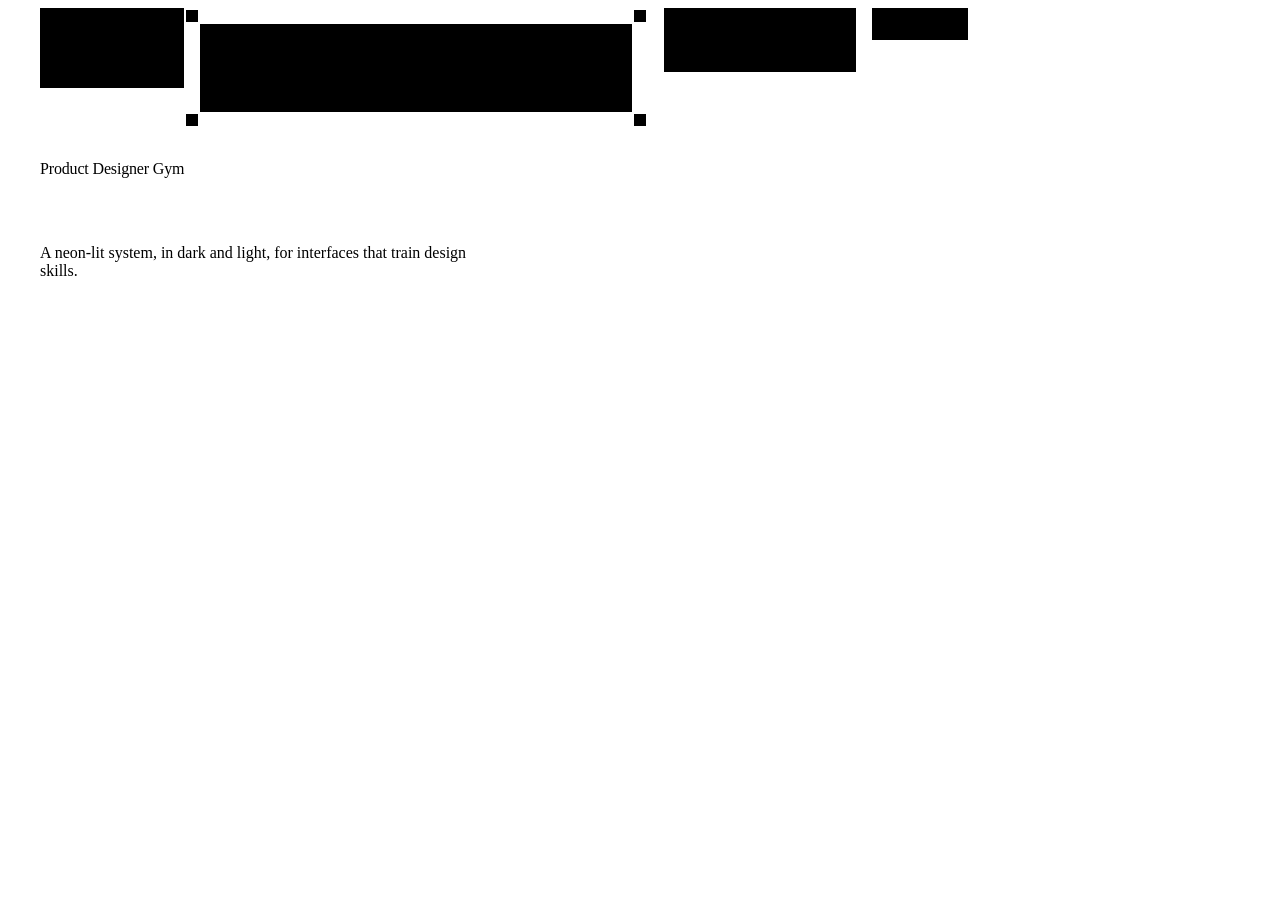
<file: design-system/components/Cover/preview.html>
<!-- @dsCard height=288 -->
<!doctype html>
<html><body>
<style>
  .cover { position: relative; width: 960px; height: 288px; background: var(--background); overflow: hidden; }
  .cover svg { position: absolute; left: 0; top: 0; }
  .b-primary { fill: var(--primary); rx: var(--radius-4); }
  .b-muted { fill: var(--text-muted); rx: var(--radius-5); }
  .b-border { fill: var(--border); rx: var(--radius-3); }
  .b-warning { fill: var(--warning); rx: var(--radius-3); }
  .frame { fill: none; stroke: var(--text); stroke-width: 1.5px; }
  .handle { fill: var(--background); stroke: var(--text); stroke-width: 1.5px; rx: var(--radius-1); }
  .name { position: absolute; left: 32px; top: 152px; margin: 0; font: 700 64px/0.95 var(--font-sans); color: var(--text); letter-spacing: -0.01em; white-space: nowrap; }
  .tag { position: absolute; left: 32px; top: 236px; margin: 0; max-width: 440px; font: 400 14px/20px var(--font-sans); color: var(--text-muted); }
</style>
<div class="cover">
  <svg width="960" height="120" viewBox="0 0 960 120" aria-hidden="true">
    <!--
      blocks: primary 432×88 (radius-4) · text-muted 192×88 (radius-5) · border 144×104 (radius-3) · warning 128×48 (radius-3); sides are spacing multiples (space-7 / space-4 / space-2)
      arrangement: top-band skeleton (name is 20 letters, too wide for the 440px zone); neutral slabs bleed off the top and right, the primary block sits free inside a selection frame
      pattern: literal motif — the logo's design-tool selection frame with square corner handles ("a training floor for design skills"), one frame + four handles, hairline in `text`
      scales: gaps space-4 (16), frame offset space-2 (8), handles space-3 (12) at radius-1, inset space-6 (32)
    -->
    <rect class="b-border" x="32" y="-24" width="144" height="104"/>
    <rect class="b-primary" x="192" y="16" width="432" height="88"/>
    <rect class="frame" x="184" y="8" width="448" height="104"/>
    <rect class="handle" x="178" y="2" width="12" height="12"/>
    <rect class="handle" x="626" y="2" width="12" height="12"/>
    <rect class="handle" x="178" y="106" width="12" height="12"/>
    <rect class="handle" x="626" y="106" width="12" height="12"/>
    <rect class="b-muted" x="656" y="-24" width="192" height="88"/>
    <rect class="b-warning" x="864" y="-16" width="128" height="48"/>
  </svg>
  <h1 class="name">Product Designer Gym</h1>
  <p class="tag">A neon-lit system, in dark and light, for interfaces that train design skills.</p>
</div>
<script></script>
</body></html>
</file>
<file: design-system/tokens.css>
/* Product Designer Gym — generated from tokens.json */
:root, [data-theme="dark"] {
  color-scheme: dark;
  --primary: #00BFFF;
  --primary-hover: #33CCFF;
  --on-primary: var(--background);
  --primary-text: var(--primary);
  --primary-text-hover: var(--primary-hover);
  --focus-ring: var(--primary);
  --background: #111318;
  --surface: #1B1F2A;
  --text: #F5F5F5;
  --text-muted: #C4CAD4;
  --border: #515867;
  --success: #00E676;
  --warning: #FFD166;
  --error: #FF6B6B;
  --on-error: var(--background);
}
[data-theme="light"] {
  color-scheme: light;
  --primary: #E4F222;
  --primary-hover: #D3E10F;
  --on-primary: #1A1919;
  --primary-text: #5A6200;
  --primary-text-hover: #1A1919;
  --focus-ring: #1A1919;
  --background: #F4F2EE;
  --surface: #FFFFFF;
  --text: #1A1919;
  --text-muted: #5F5B55;
  --border: #D9D5CE;
  --success: #157A43;
  --warning: #8F5A00;
  --error: #C62828;
  --on-error: #FFFFFF;
}
:root {
  --space-1: 4px;
  --space-2: 8px;
  --space-3: 12px;
  --space-4: 16px;
  --space-5: 24px;
  --space-6: 32px;
  --space-7: 48px;
  --radius-none: 0;
  --radius-1: 4px;
  --radius-2: 8px;
  --radius-3: 12px;
  --radius-4: 16px;
  --radius-5: 24px;
  --radius-full: 9999px;
  --border-width: 1px;
  --focus-ring-width: 2px;
  --font-sans: "DM Sans", sans-serif;
  --text-h1: 700 40px/48px var(--font-sans);
  --text-h2: 700 32px/40px var(--font-sans);
  --text-h3: 600 24px/32px var(--font-sans);
  --text-h4: 600 20px/28px var(--font-sans);
  --text-body: 400 16px/24px var(--font-sans);
  --text-caption: 400 14px/20px var(--font-sans);
  --text-small: 400 12px/16px var(--font-sans);
  --text-tiny: 500 10px/12px var(--font-sans);
}
.h1 {
  font-family: var(--font-sans);
  font-size: 40px;
  line-height: 48px;
  font-weight: 700;
}
.h2 {
  font-family: var(--font-sans);
  font-size: 32px;
  line-height: 40px;
  font-weight: 700;
}
.h3 {
  font-family: var(--font-sans);
  font-size: 24px;
  line-height: 32px;
  font-weight: 600;
}
.h4 {
  font-family: var(--font-sans);
  font-size: 20px;
  line-height: 28px;
  font-weight: 600;
}
.body {
  font-family: var(--font-sans);
  font-size: 16px;
  line-height: 24px;
  font-weight: 400;
}
.caption {
  font-family: var(--font-sans);
  font-size: 14px;
  line-height: 20px;
  font-weight: 400;
}
.small {
  font-family: var(--font-sans);
  font-size: 12px;
  line-height: 16px;
  font-weight: 400;
}
.tiny {
  font-family: var(--font-sans);
  font-size: 10px;
  line-height: 12px;
  font-weight: 500;
}
</file>
<file: design-system/components/bundle.css>
@import url("https://fonts.googleapis.com/css2?family=DM+Sans:opsz,wght@9..40,400..700&display=swap");

/* Product Designer Gym — component styles. Every value comes from tokens.css.
   Type comes from the type-style classes in markup (body, caption, h4, small); these rules set no font sizes. */
body { margin: 0; background: var(--background); color: var(--text); font-family: var(--font-sans); }
.pdg-stack { display: flex; flex-wrap: wrap; align-items: center; gap: var(--space-4); padding: var(--space-5); }

/* Button */
.pdg-btn { display: inline-flex; align-items: center; justify-content: center; gap: var(--space-2); min-height: 40px; padding: 0 var(--space-4); border: var(--border-width) solid transparent; border-radius: var(--radius-2); font-weight: 600; cursor: pointer; text-decoration: none; transition: background-color .12s, border-color .12s, color .12s; }
.pdg-btn:focus-visible { outline: var(--focus-ring-width) solid var(--focus-ring); outline-offset: 2px; }
.pdg-btn--primary { background: var(--primary); color: var(--on-primary); }
.pdg-btn--primary:hover { background: var(--primary-hover); }
.pdg-btn--secondary { background: transparent; color: var(--text); border-color: var(--text-muted); }
.pdg-btn--secondary:hover { border-color: var(--primary-text-hover); color: var(--primary-text-hover); }
.pdg-btn--ghost { background: transparent; color: var(--primary-text); }
.pdg-btn--ghost:hover { color: var(--primary-text-hover); text-decoration: underline; }
.pdg-btn--destructive { background: var(--error); color: var(--on-error); }
.pdg-btn:disabled, .pdg-btn[aria-disabled="true"] { background: var(--surface); color: var(--text-muted); border-color: var(--border); cursor: not-allowed; text-decoration: none; }

/* Input */
.pdg-field { display: flex; flex-direction: column; gap: var(--space-2); min-width: 240px; flex: 1; }
.pdg-field__label { font-weight: 600; color: var(--text); }
.pdg-field__hint { margin: 0; color: var(--text-muted); }
.pdg-input { box-sizing: border-box; width: 100%; padding: var(--space-3); background: var(--surface); color: var(--text); border: var(--border-width) solid var(--border); border-radius: var(--radius-2); }
.pdg-input::placeholder { color: var(--text-muted); }
.pdg-input:hover { border-color: var(--text-muted); }
.pdg-input:focus-visible { outline: var(--focus-ring-width) solid var(--focus-ring); outline-offset: 2px; border-color: var(--focus-ring); }
.pdg-field--error .pdg-input { border-color: var(--error); }
.pdg-field--error .pdg-field__hint { color: var(--error); }

/* Card */
.pdg-card { box-sizing: border-box; display: flex; flex-direction: column; gap: var(--space-3); padding: var(--space-5); background: var(--surface); border: var(--border-width) solid var(--border); border-radius: var(--radius-3); color: var(--text); max-width: 360px; }
.pdg-card--panel { border-radius: var(--radius-4); }
.pdg-card__title { margin: 0; }
.pdg-card__meta { margin: 0; color: var(--text-muted); }
.pdg-card__body { margin: 0; color: var(--text); }
.pdg-card__actions { display: flex; gap: var(--space-2); margin-top: var(--space-2); }

/* StatusBadge */
.pdg-badge { display: inline-flex; align-items: center; gap: var(--space-1); padding: var(--space-1) var(--space-2); border: var(--border-width) solid currentColor; border-radius: var(--radius-1); background: var(--surface); font-weight: 600; }
.pdg-badge svg { width: 12px; height: 12px; flex: none; }
.pdg-badge--success { color: var(--success); }
.pdg-badge--warning { color: var(--warning); }
.pdg-badge--error { color: var(--error); }
.pdg-badge--neutral { color: var(--text-muted); }
</file>
<file: cafe/embedded.css>
/* The homepage owns the navigation and ordering-mode control. */
.in-home .nav,.in-home .prototype,.in-home .skip,.in-home .footer,.in-home .back{display:none!important}
.in-home .hero{padding-top:var(--space-6)}
</file>
